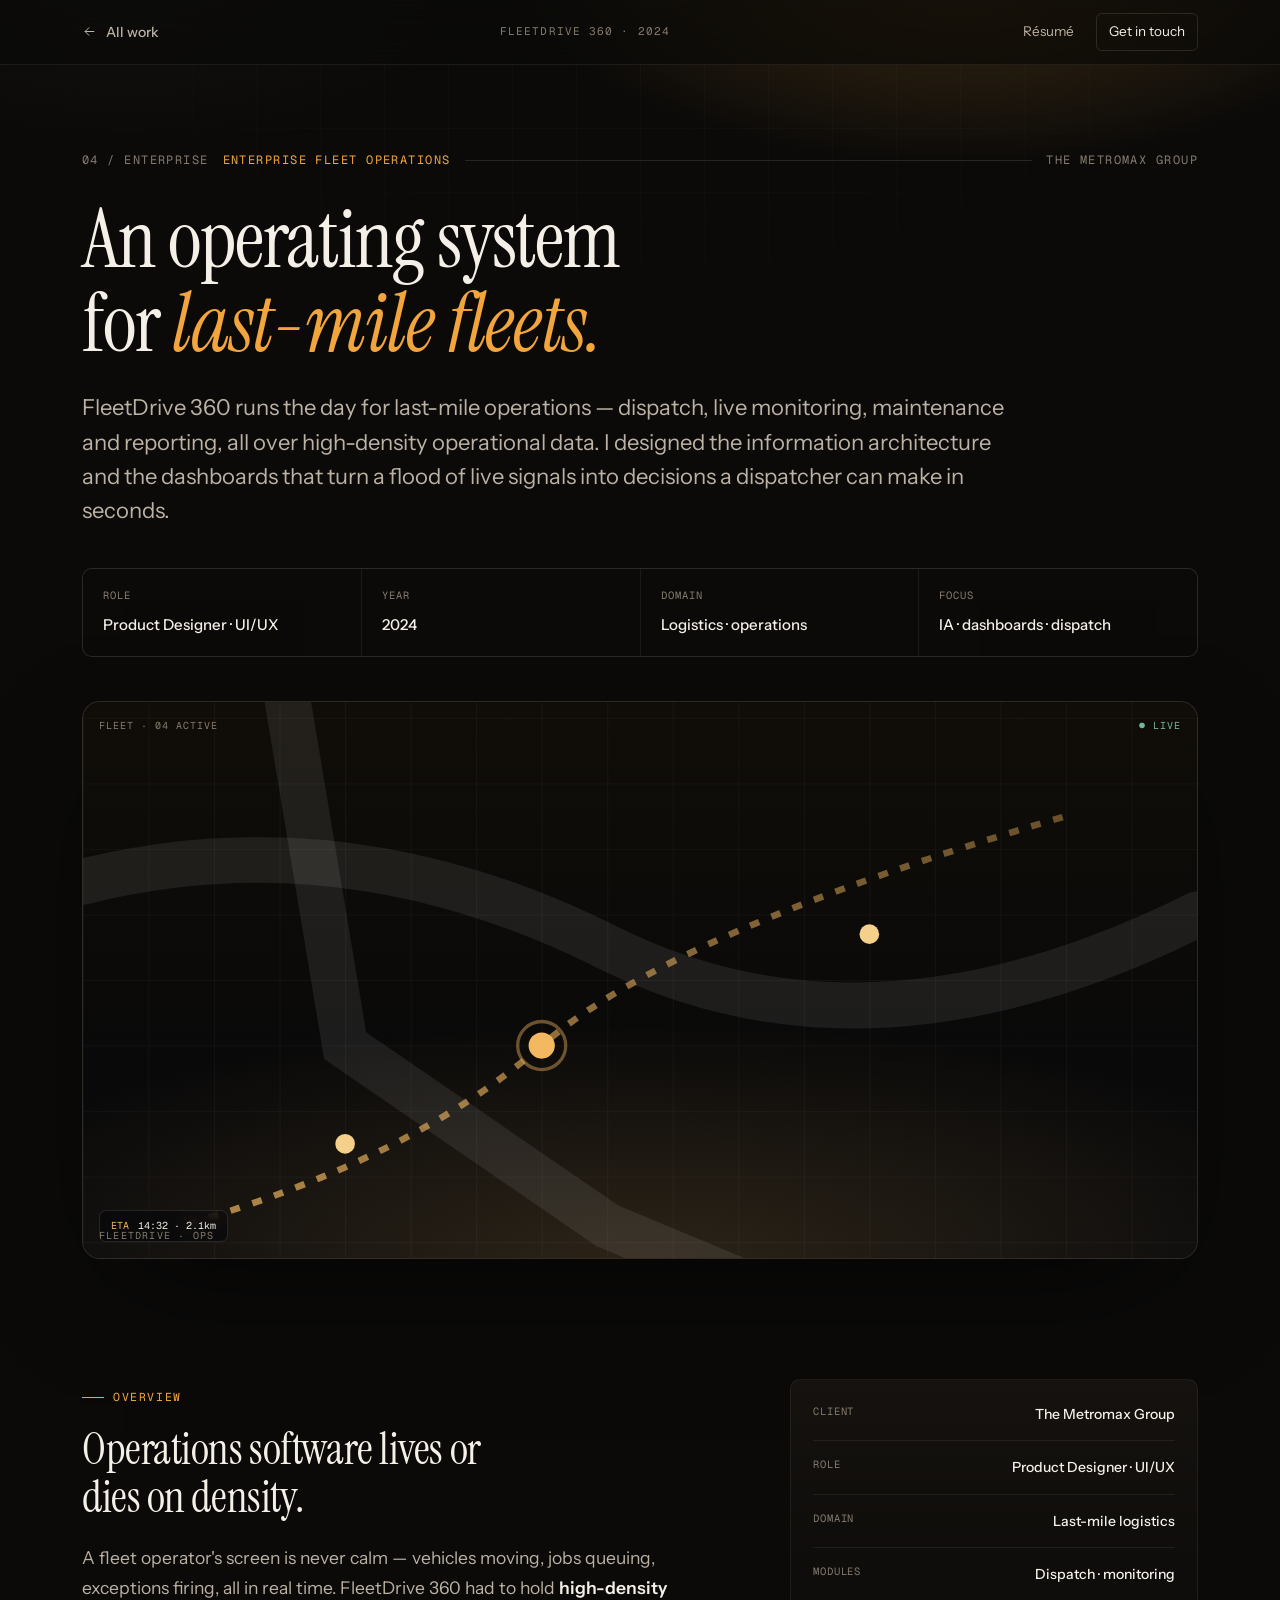
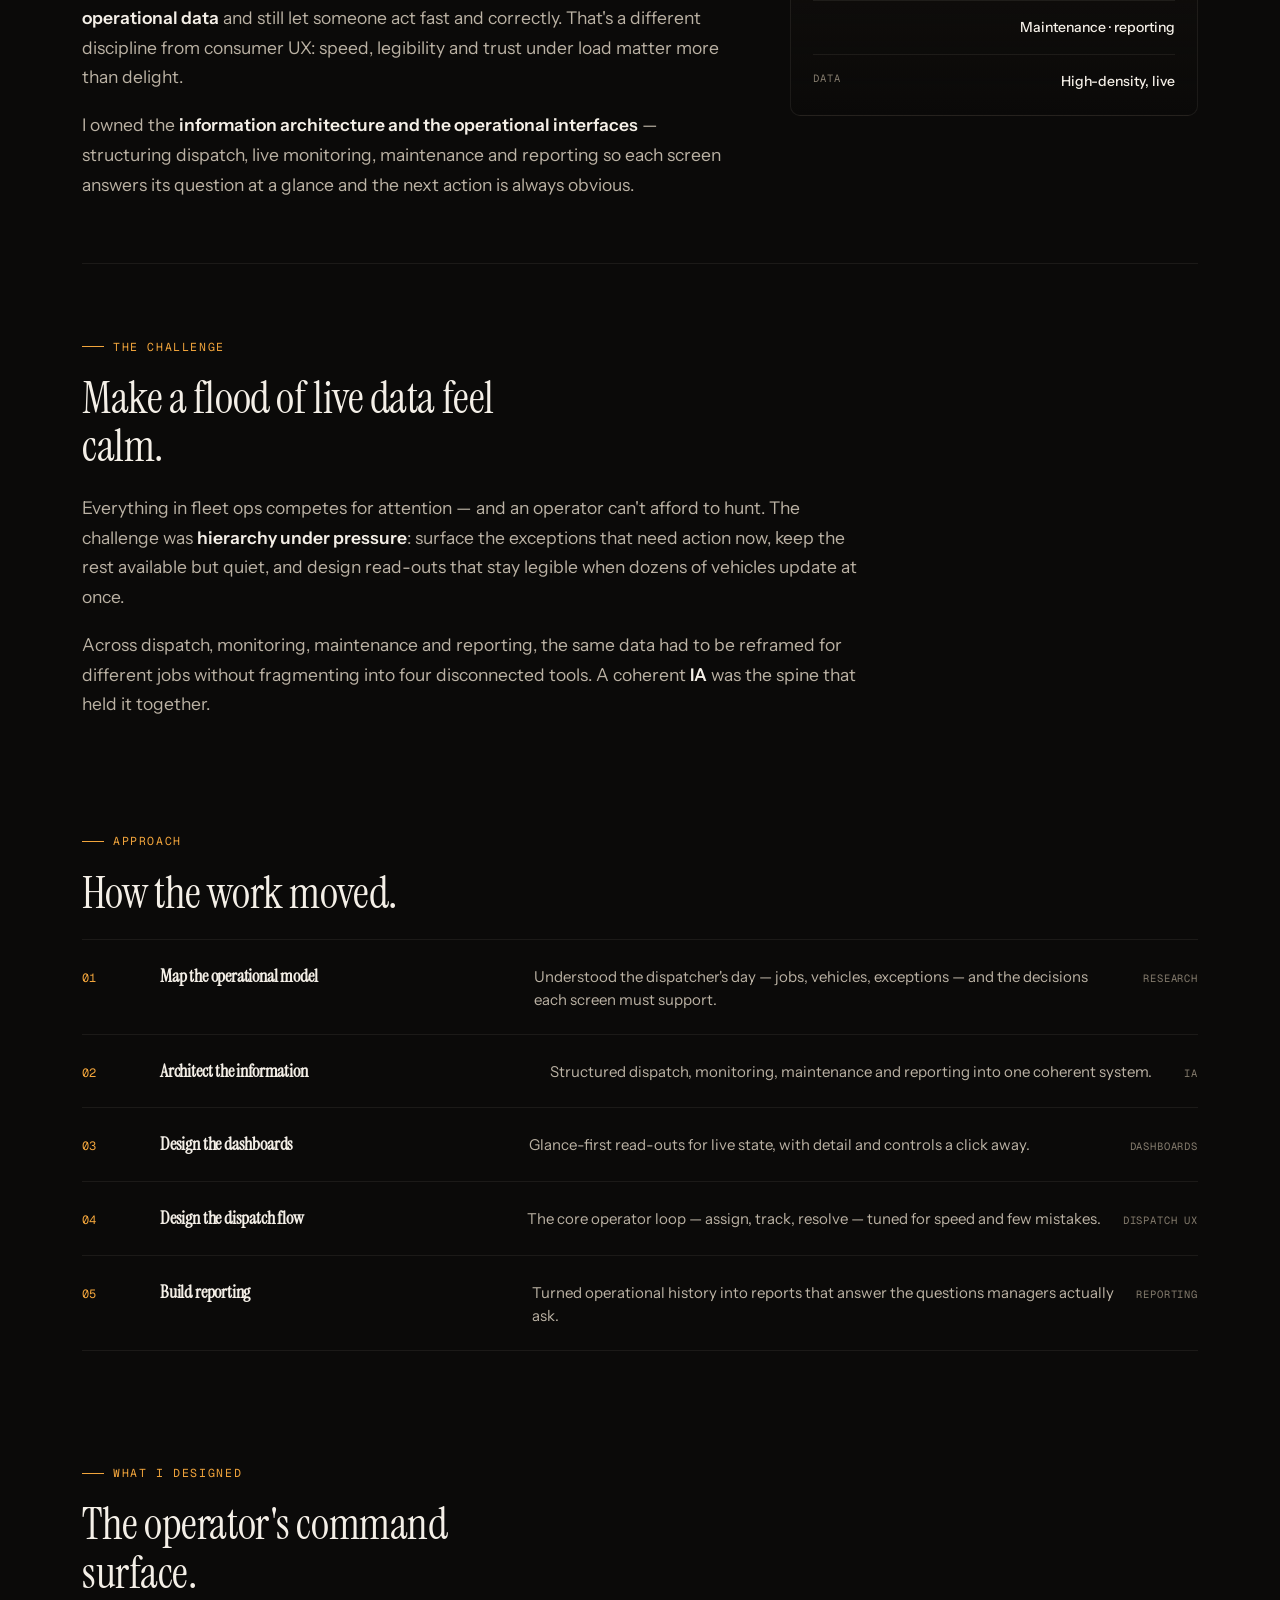
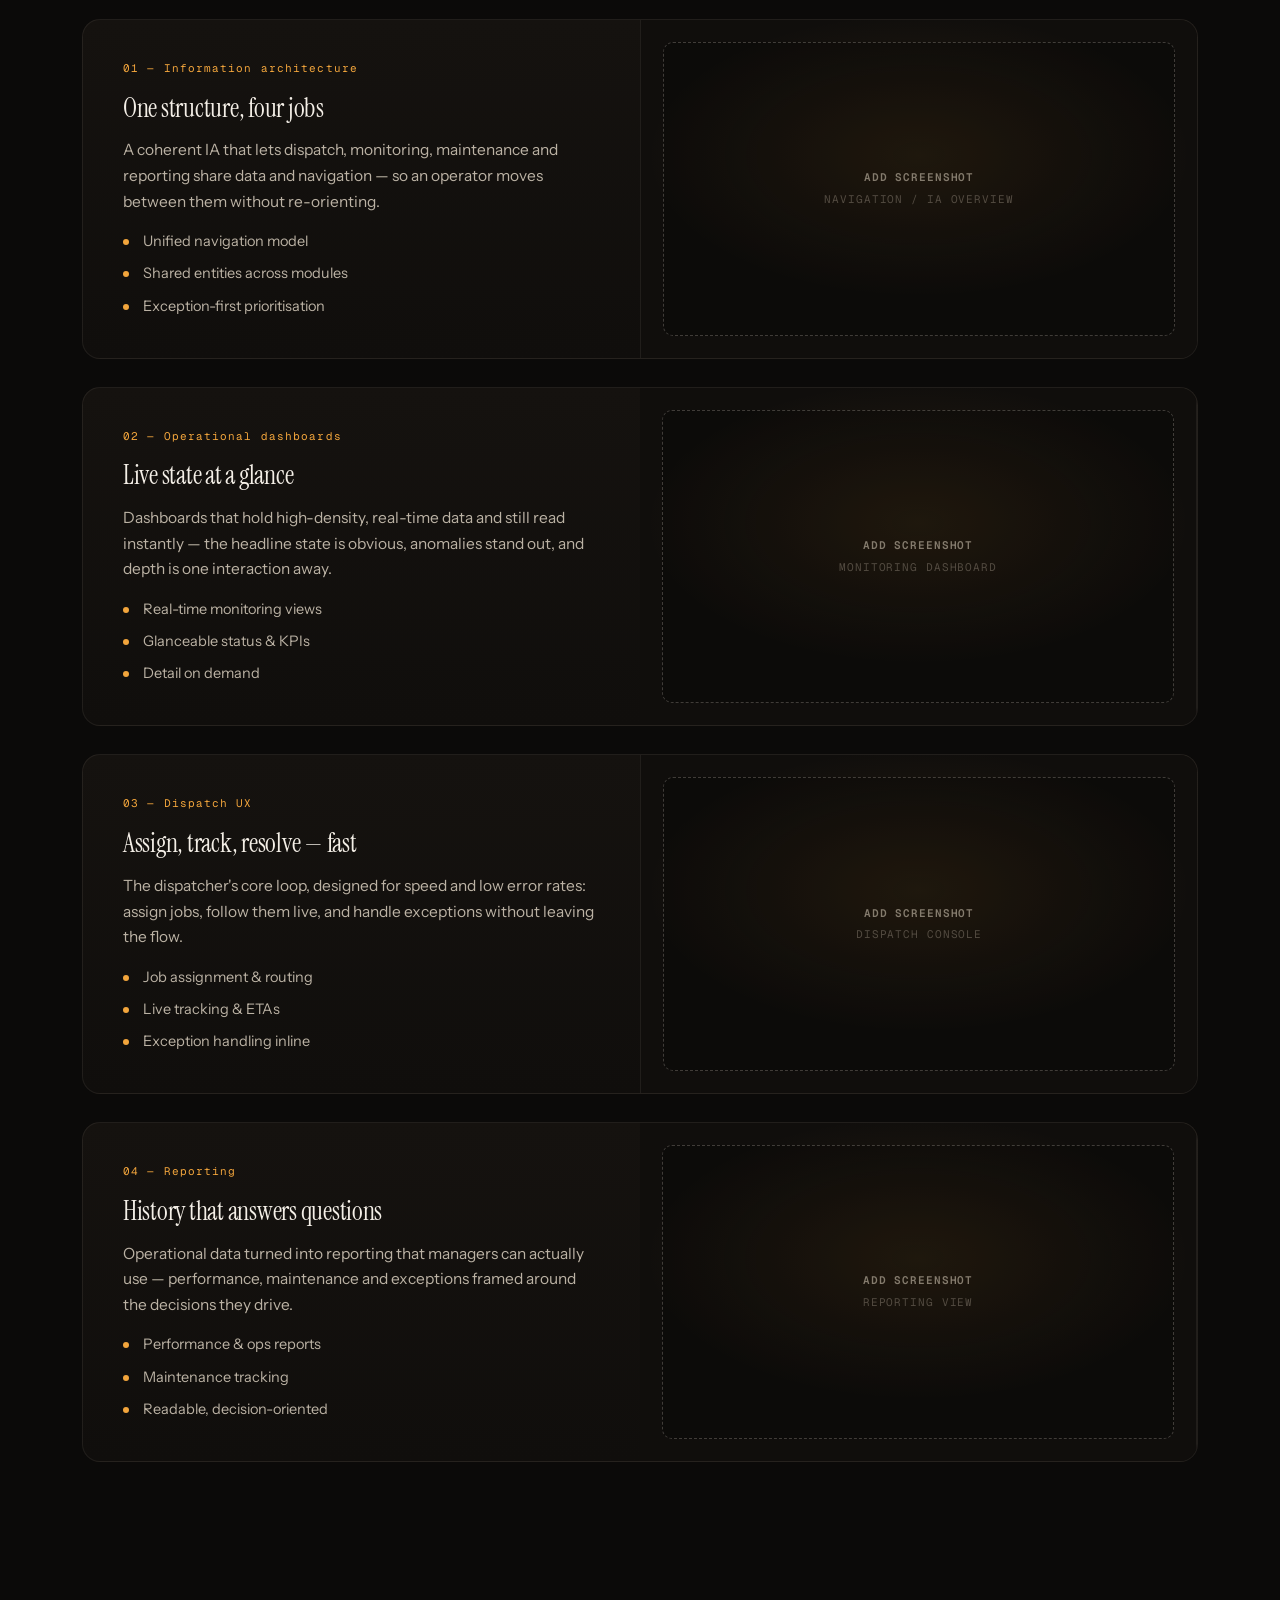
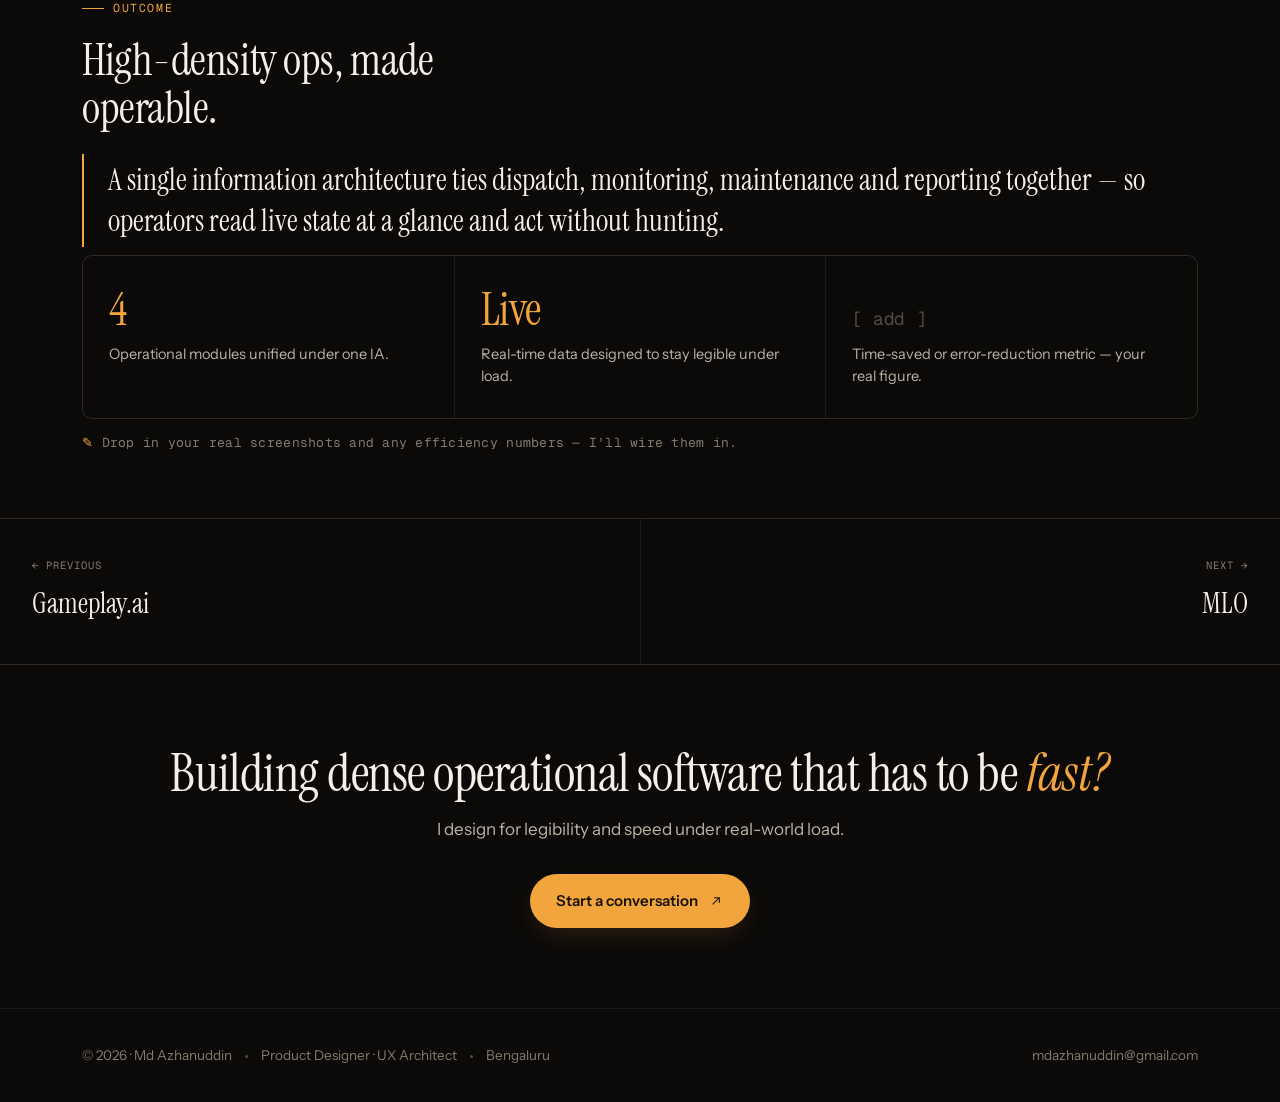
<file: fleetdrive.html>
<!DOCTYPE html>
<html lang="en">
<head>
  <meta charset="utf-8">
  <meta name="viewport" content="width=device-width, initial-scale=1, viewport-fit=cover">
  <title>FleetDrive 360 — Case Study · Md Azhanuddin</title>
  <meta name="description" content="An operating system for last-mile fleets — dispatch, live monitoring, maintenance and reporting across high-density operational data. Product Designer · UI/UX, 2024.">
  <meta name="author" content="Md Azhanuddin">

  <meta property="og:type" content="article">
  <meta property="og:title" content="FleetDrive 360 — Enterprise fleet operations">
  <meta property="og:description" content="Dispatch, live monitoring, maintenance and reporting for last-mile fleets — high-density data made glanceable.">
  <!-- <meta property="og:image" content="https://YOUR-DOMAIN/og/fleetdrive.png"> -->
  <meta name="twitter:card" content="summary">
  <link rel="icon" href="data:image/svg+xml,%3Csvg xmlns='http://www.w3.org/2000/svg' viewBox='0 0 32 32'%3E%3Crect width='32' height='32' rx='7' fill='%230b0a09'/%3E%3Ctext x='16' y='22' font-family='Georgia,serif' font-size='17' fill='%23d9a85c' text-anchor='middle'%3EAz%3C/text%3E%3C/svg%3E">

  <link rel="preconnect" href="https://fonts.googleapis.com">
  <link rel="preconnect" href="https://fonts.gstatic.com" crossorigin>
  <link href="https://fonts.googleapis.com/css2?family=Instrument+Serif:ital@0;1&family=Instrument+Sans:wght@400;500;600&family=Geist+Mono:wght@400;500&display=swap" rel="stylesheet">
  <script>document.documentElement.classList.add('js');</script>
  <link rel="stylesheet" href="case-study.css">
  <style>
    body { --accent: #f2a53c; --accent-2: #f6bd66; --accent-soft: rgba(242,165,60,0.10); --accent-glow: rgba(242,165,60,0.22); }
  </style>
</head>
<body>
  <a class="skip-link" href="#main">Skip to content</a>

  <div id="cs-loader" aria-hidden="true">
    <div class="ldr-core">
      <span class="ldr-ring"></span>
      <span class="ldr-ring r2"></span>
      <span class="ldr-mark">Az<span>.</span></span>
    </div>
    <div class="ldr-foot">
      <div class="ldr-bar"><i></i></div>
      <div class="ldr-tag">Loading</div>
    </div>
  </div>

  <nav class="cs-nav">
    <div class="container cs-nav-inner">
      <a class="cs-back" href="index.html#work">
        <svg viewBox="0 0 24 24" fill="none" stroke="currentColor" stroke-width="1.6" stroke-linecap="round" stroke-linejoin="round"><path d="M19 12H5M11 18l-6-6 6-6"/></svg>
        All work
      </a>
      <span class="cs-nav-mid">FleetDrive 360 · 2024</span>
      <div class="cs-nav-actions">
        <a href="resume.html" target="_blank" rel="noopener">Résumé</a>
        <a class="cta" href="mailto:mdazhanuddin@gmail.com">Get in touch</a>
      </div>
    </div>
  </nav>

  <main id="main">
    <header class="cs-hero">
      <div class="container">
        <div class="cs-eyebrow">
          <span class="num">04 / Enterprise</span>
          <span>Enterprise fleet operations</span>
          <span class="bar"></span>
          <span class="place">The Metromax Group</span>
        </div>

        <h1 class="cs-title">An operating system for <span class="accent">last-mile fleets.</span></h1>

        <p class="cs-lead">
          FleetDrive 360 runs the day for last-mile operations — dispatch, live monitoring, maintenance and
          reporting, all over high-density operational data. I designed the information architecture and the
          dashboards that turn a flood of live signals into decisions a dispatcher can make in seconds.
        </p>

        <div class="cs-meta">
          <div class="item"><span class="label">Role</span><span class="value">Product Designer · UI/UX</span></div>
          <div class="item"><span class="label">Year</span><span class="value">2024</span></div>
          <div class="item"><span class="label">Domain</span><span class="value">Logistics · operations</span></div>
          <div class="item"><span class="label">Focus</span><span class="value">IA · dashboards · dispatch</span></div>
        </div>

        <div class="cs-visual">
          <div class="vis-fill" style="background:radial-gradient(ellipse 100% 60% at 50% 100%, rgba(242,184,96,0.16), transparent 70%), linear-gradient(180deg,#100d08,#06070a);position:absolute;inset:0">
            <svg viewBox="0 0 340 200" preserveAspectRatio="xMidYMid slice" style="position:absolute;inset:0;width:100%;height:100%">
              <defs>
                <pattern id="mapgrid" width="20" height="20" patternUnits="userSpaceOnUse"><path d="M 20 0 L 0 0 0 20" fill="none" stroke="rgba(255,255,255,0.04)" stroke-width="0.5"/></pattern>
                <linearGradient id="route" x1="0" y1="0" x2="1" y2="0"><stop offset="0" stop-color="rgba(242,184,96,0.7)"/><stop offset="1" stop-color="rgba(242,184,96,0.4)"/></linearGradient>
              </defs>
              <rect width="340" height="200" fill="url(#mapgrid)"/>
              <path d="M 0 70 Q 80 50 160 90 T 340 80" stroke="rgba(255,255,255,0.08)" stroke-width="14" fill="none" stroke-linecap="round"/>
              <path d="M 60 0 L 80 120 L 160 175 L 220 200" stroke="rgba(255,255,255,0.08)" stroke-width="14" fill="none" stroke-linecap="round"/>
              <path d="M 30 175 Q 100 155 140 120 T 300 50" stroke="url(#route)" stroke-width="2" fill="none" stroke-dasharray="3 4"><animate attributeName="stroke-dashoffset" from="0" to="-40" dur="2s" repeatCount="indefinite"/></path>
              <circle cx="140" cy="120" r="4" fill="#f4b860"/>
              <circle cx="140" cy="120" r="10" fill="none" stroke="#f4b860" stroke-opacity="0.3"><animate attributeName="r" values="6;14;6" dur="2s" repeatCount="indefinite"/><animate attributeName="stroke-opacity" values="0.5;0;0.5" dur="2s" repeatCount="indefinite"/></circle>
              <circle cx="240" cy="86" r="3" fill="#f4d08a"/><circle cx="80" cy="150" r="3" fill="#f4d08a"/>
            </svg>
            <div style="position:absolute;top:16px;left:16px;right:16px;display:flex;justify-content:space-between;font-family:var(--font-mono);font-size:10px;color:var(--text-muted);text-transform:uppercase;letter-spacing:0.1em">
              <span>fleet · 04 active</span><span style="color:var(--pos)">● live</span>
            </div>
            <div style="position:absolute;bottom:16px;left:16px;background:rgba(8,8,11,0.7);backdrop-filter:blur(8px);border:1px solid var(--border-strong);border-radius:7px;padding:7px 11px;font-family:var(--font-mono);font-size:10px;color:var(--text);display:flex;align-items:center;gap:9px">
              <span style="color:#f4b860">ETA</span> 14:32 · 2.1km
            </div>
          </div>
          <span class="vis-tag">fleetdrive · ops</span>
        </div>
      </div>
    </header>

    <section class="section">
      <div class="container split">
        <div>
          <div class="kicker reveal">Overview</div>
          <h2 class="head reveal">Operations software lives or dies on density.</h2>
          <div class="prose reveal">
            <p>
              A fleet operator's screen is never calm — vehicles moving, jobs queuing, exceptions firing, all in
              real time. FleetDrive 360 had to hold <strong>high-density operational data</strong> and still let
              someone act fast and correctly. That's a different discipline from consumer UX: speed, legibility and
              trust under load matter more than delight.
            </p>
            <p>
              I owned the <strong>information architecture and the operational interfaces</strong> — structuring
              dispatch, live monitoring, maintenance and reporting so each screen answers its question at a glance
              and the next action is always obvious.
            </p>
          </div>
        </div>
        <aside class="facts reveal">
          <div class="frow"><span class="fk">Client</span><span class="fv">The Metromax Group</span></div>
          <div class="frow"><span class="fk">Role</span><span class="fv">Product Designer · UI/UX</span></div>
          <div class="frow"><span class="fk">Domain</span><span class="fv">Last-mile logistics</span></div>
          <div class="frow"><span class="fk">Modules</span><span class="fv">Dispatch · monitoring</span></div>
          <div class="frow"><span class="fk"></span><span class="fv">Maintenance · reporting</span></div>
          <div class="frow"><span class="fk">Data</span><span class="fv">High-density, live</span></div>
        </aside>
      </div>
    </section>

    <div class="container"><div class="section-divider"></div></div>

    <section class="section">
      <div class="container">
        <div class="kicker reveal">The challenge</div>
        <h2 class="head reveal">Make a flood of live data feel calm.</h2>
        <div class="prose reveal" style="max-width:72ch">
          <p>
            Everything in fleet ops competes for attention — and an operator can't afford to hunt. The challenge
            was <strong>hierarchy under pressure</strong>: surface the exceptions that need action now, keep the
            rest available but quiet, and design read-outs that stay legible when dozens of vehicles update at once.
          </p>
          <p>
            Across dispatch, monitoring, maintenance and reporting, the same data had to be reframed for different
            jobs without fragmenting into four disconnected tools. A coherent <strong>IA</strong> was the spine that
            held it together.
          </p>
        </div>
      </div>
    </section>

    <section class="section tight">
      <div class="container">
        <div class="kicker reveal">Approach</div>
        <h2 class="head reveal">How the work moved.</h2>
        <div class="ledger reveal">
          <div class="lrow"><span class="lnum">01</span><span class="lname">Map the operational model</span><span class="ldesc">Understood the dispatcher's day — jobs, vehicles, exceptions — and the decisions each screen must support.</span><span class="lout">Research</span></div>
          <div class="lrow"><span class="lnum">02</span><span class="lname">Architect the information</span><span class="ldesc">Structured dispatch, monitoring, maintenance and reporting into one coherent system.</span><span class="lout">IA</span></div>
          <div class="lrow"><span class="lnum">03</span><span class="lname">Design the dashboards</span><span class="ldesc">Glance-first read-outs for live state, with detail and controls a click away.</span><span class="lout">Dashboards</span></div>
          <div class="lrow"><span class="lnum">04</span><span class="lname">Design the dispatch flow</span><span class="ldesc">The core operator loop — assign, track, resolve — tuned for speed and few mistakes.</span><span class="lout">Dispatch UX</span></div>
          <div class="lrow"><span class="lnum">05</span><span class="lname">Build reporting</span><span class="ldesc">Turned operational history into reports that answer the questions managers actually ask.</span><span class="lout">Reporting</span></div>
        </div>
      </div>
    </section>

    <section class="section">
      <div class="container">
        <div class="kicker reveal">What I designed</div>
        <h2 class="head reveal">The operator's command surface.</h2>
        <div class="solutions">

          <article class="sol reveal">
            <div class="sol-body">
              <span class="sol-idx">01 — Information architecture</span>
              <h3>One structure, four jobs</h3>
              <p>A coherent IA that lets dispatch, monitoring, maintenance and reporting share data and navigation — so an operator moves between them without re-orienting.</p>
              <ul>
                <li>Unified navigation model</li>
                <li>Shared entities across modules</li>
                <li>Exception-first prioritisation</li>
              </ul>
            </div>
            <div class="sol-media"><div class="shot"><span class="ph"><b>Add screenshot</b>Navigation / IA overview</span></div></div>
          </article>

          <article class="sol reveal">
            <div class="sol-body">
              <span class="sol-idx">02 — Operational dashboards</span>
              <h3>Live state at a glance</h3>
              <p>Dashboards that hold high-density, real-time data and still read instantly — the headline state is obvious, anomalies stand out, and depth is one interaction away.</p>
              <ul>
                <li>Real-time monitoring views</li>
                <li>Glanceable status &amp; KPIs</li>
                <li>Detail on demand</li>
              </ul>
            </div>
            <div class="sol-media"><div class="shot"><span class="ph"><b>Add screenshot</b>Monitoring dashboard</span></div></div>
          </article>

          <article class="sol reveal">
            <div class="sol-body">
              <span class="sol-idx">03 — Dispatch UX</span>
              <h3>Assign, track, resolve — fast</h3>
              <p>The dispatcher's core loop, designed for speed and low error rates: assign jobs, follow them live, and handle exceptions without leaving the flow.</p>
              <ul>
                <li>Job assignment &amp; routing</li>
                <li>Live tracking &amp; ETAs</li>
                <li>Exception handling inline</li>
              </ul>
            </div>
            <div class="sol-media"><div class="shot"><span class="ph"><b>Add screenshot</b>Dispatch console</span></div></div>
          </article>

          <article class="sol reveal">
            <div class="sol-body">
              <span class="sol-idx">04 — Reporting</span>
              <h3>History that answers questions</h3>
              <p>Operational data turned into reporting that managers can actually use — performance, maintenance and exceptions framed around the decisions they drive.</p>
              <ul>
                <li>Performance &amp; ops reports</li>
                <li>Maintenance tracking</li>
                <li>Readable, decision-oriented</li>
              </ul>
            </div>
            <div class="sol-media"><div class="shot"><span class="ph"><b>Add screenshot</b>Reporting view</span></div></div>
          </article>

        </div>
      </div>
    </section>

    <section class="section">
      <div class="container">
        <div class="kicker reveal">Outcome</div>
        <h2 class="head reveal">High-density ops, made operable.</h2>
        <p class="callout reveal">
          A single information architecture ties dispatch, monitoring, maintenance and reporting together —
          so operators read live state at a glance and act without hunting.
        </p>
        <div class="impact reveal">
          <div class="cell"><div class="fig">4</div><div class="desc">Operational modules unified under one IA.</div></div>
          <div class="cell"><div class="fig">Live</div><div class="desc">Real-time data designed to stay legible under load.</div></div>
          <div class="cell"><div class="fig"><span class="ph">[ add ]</span></div><div class="desc">Time-saved or error-reduction metric — your real figure.</div></div>
        </div>
        <p class="fill-note reveal">Drop in your real screenshots and any efficiency numbers — I'll wire them in.</p>
      </div>
    </section>

    <nav class="pager" aria-label="More work">
      <a class="prev" href="gameplay.html">
        <div class="inner"><span class="pl">← Previous</span><span class="pt">Gameplay.ai</span></div>
      </a>
      <a class="next" href="mlo.html">
        <div class="inner"><span class="pl">Next →</span><span class="pt">MLO</span></div>
      </a>
    </nav>

    <section class="cs-cta">
      <div class="container">
        <h2>Building dense operational software that has to be <em>fast?</em></h2>
        <p>I design for legibility and speed under real-world load.</p>
        <a class="btn primary" href="mailto:mdazhanuddin@gmail.com">
          Start a conversation
          <svg viewBox="0 0 24 24" fill="none" stroke="currentColor" stroke-width="1.6"><path d="M7 17 L17 7 M9 7 H17 V15"/></svg>
        </a>
      </div>
    </section>
  </main>

  <footer class="cs-footer">
    <div class="container cs-footer-inner">
      <div>© 2026 · Md Azhanuddin <span class="dot"></span> Product Designer · UX Architect <span class="dot"></span> Bengaluru</div>
      <div><a href="mailto:mdazhanuddin@gmail.com">mdazhanuddin@gmail.com</a></div>
    </div>
  </footer>

  <script>
    const io = new IntersectionObserver((entries) => {
      entries.forEach((e) => { if (e.isIntersecting) { e.target.classList.add('in'); io.unobserve(e.target); } });
    }, { threshold: 0.12 });
    document.querySelectorAll('.reveal').forEach((el) => io.observe(el));
  </script>
</body>
</html>
</file>
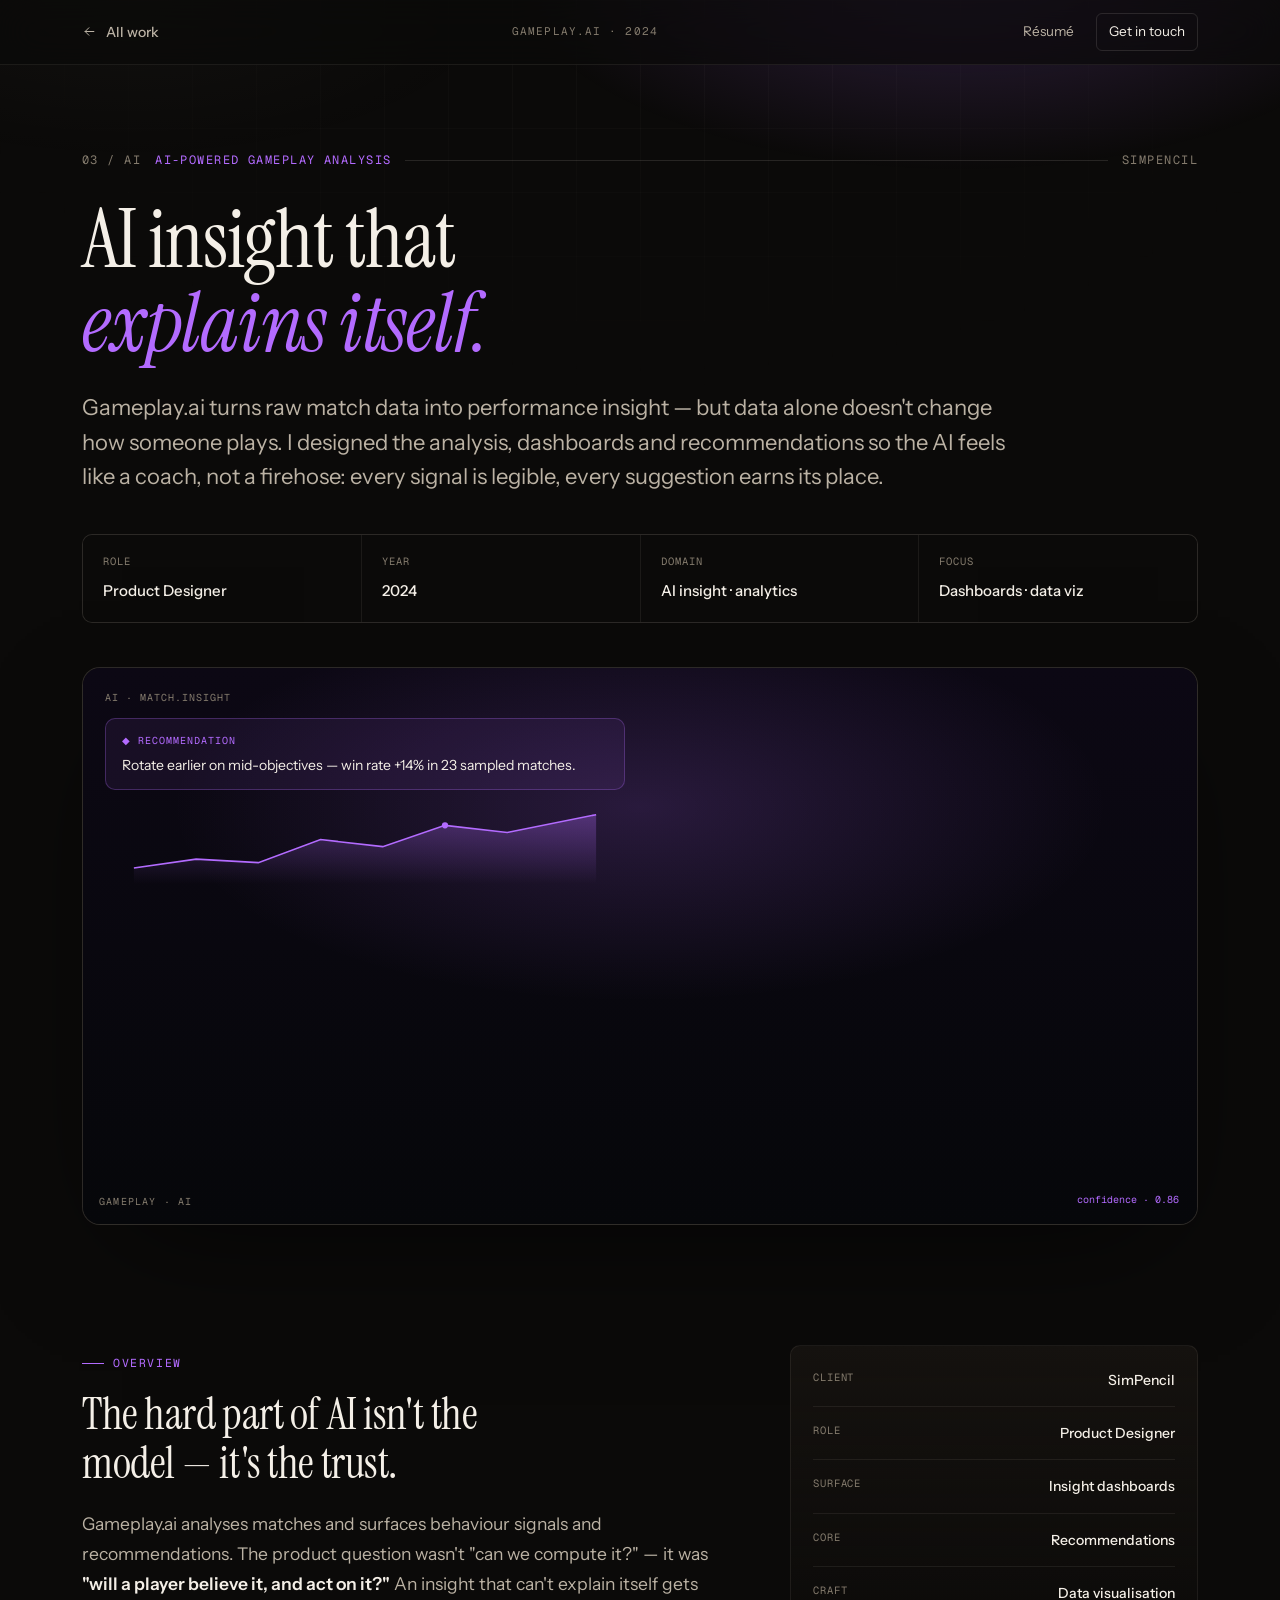
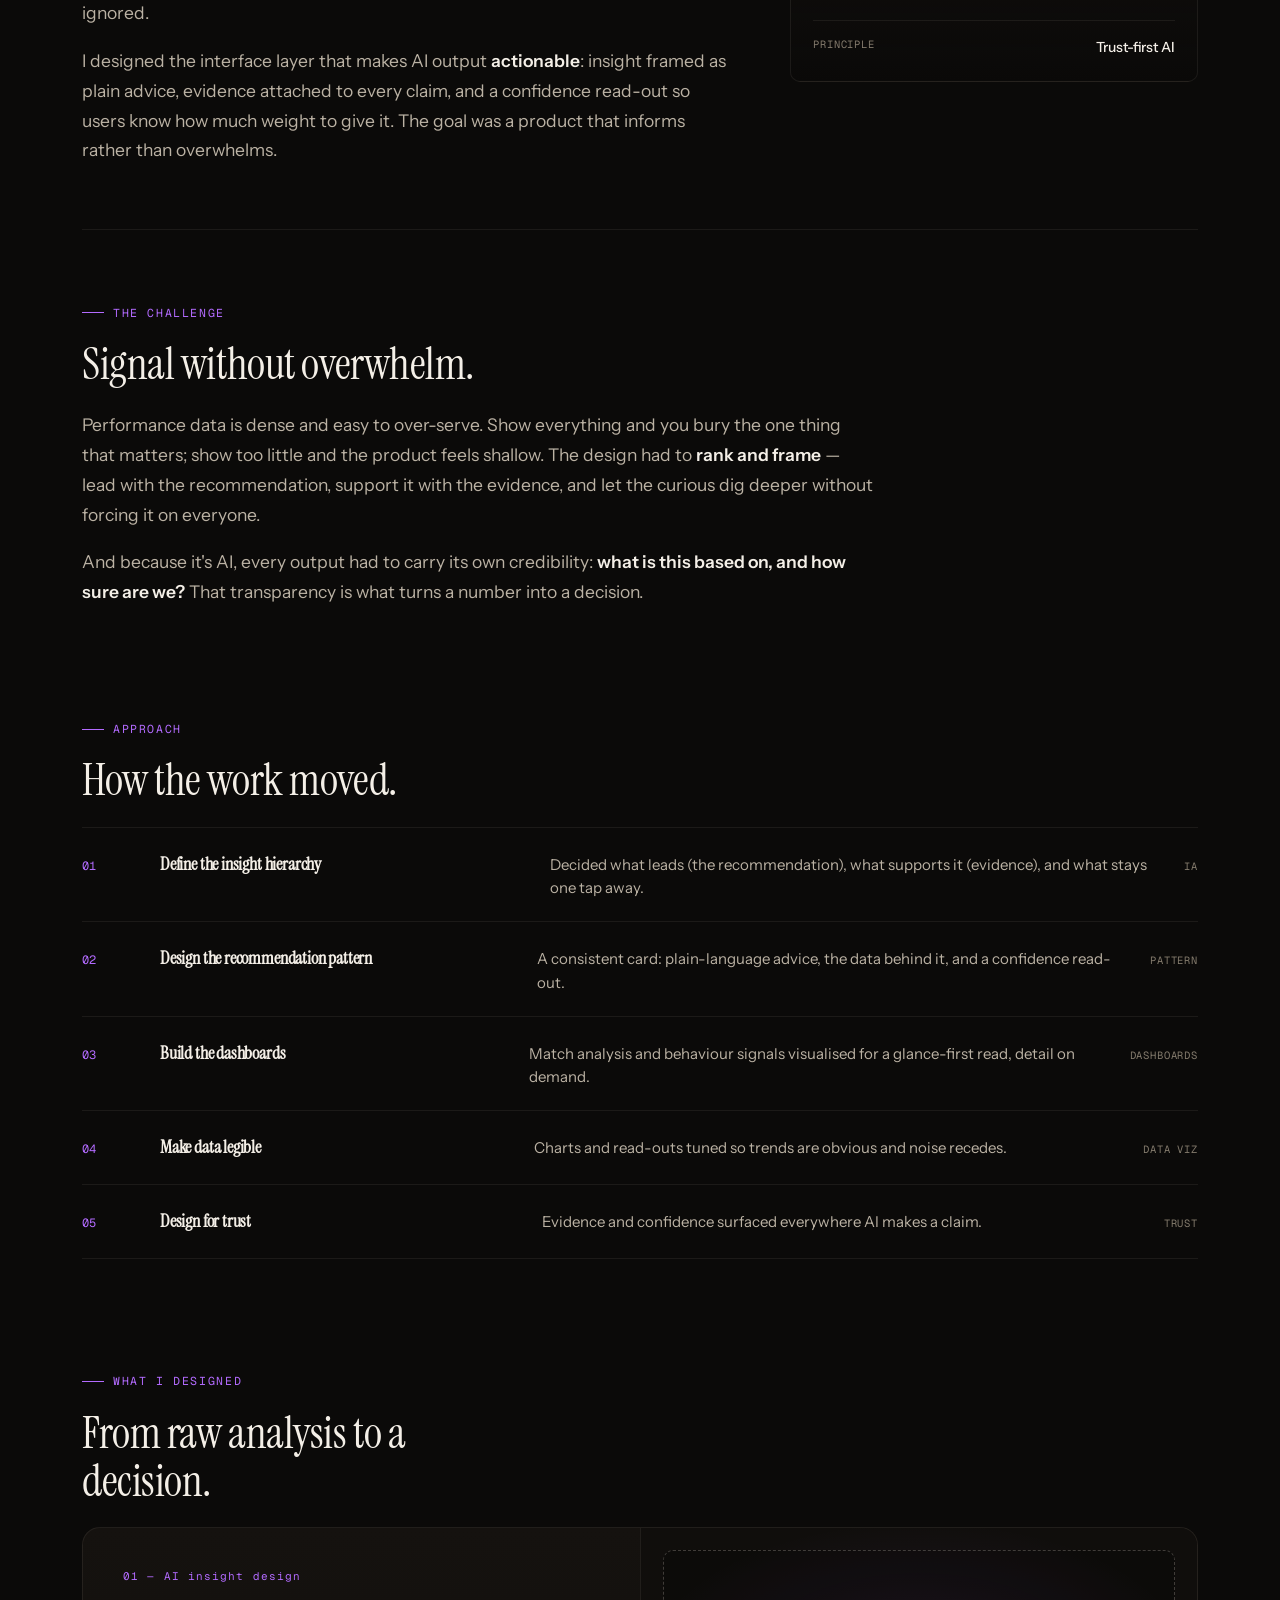
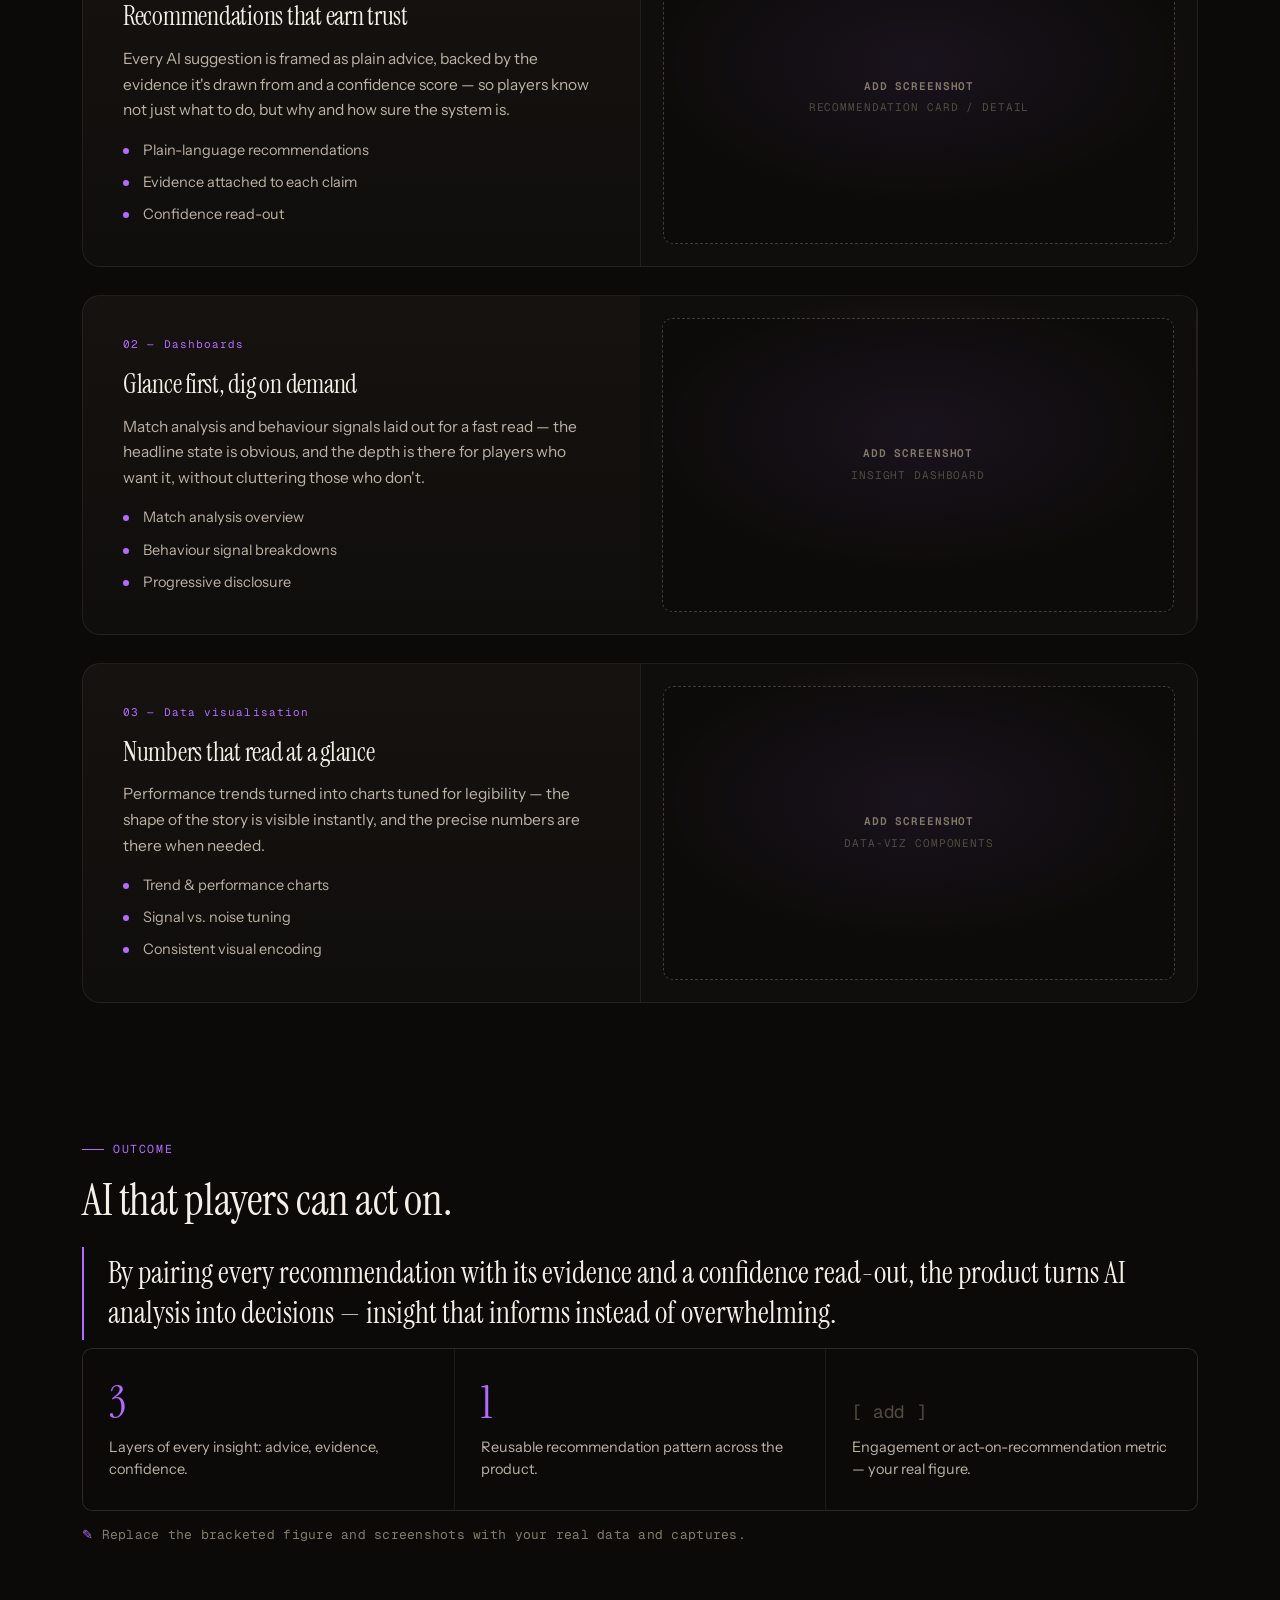
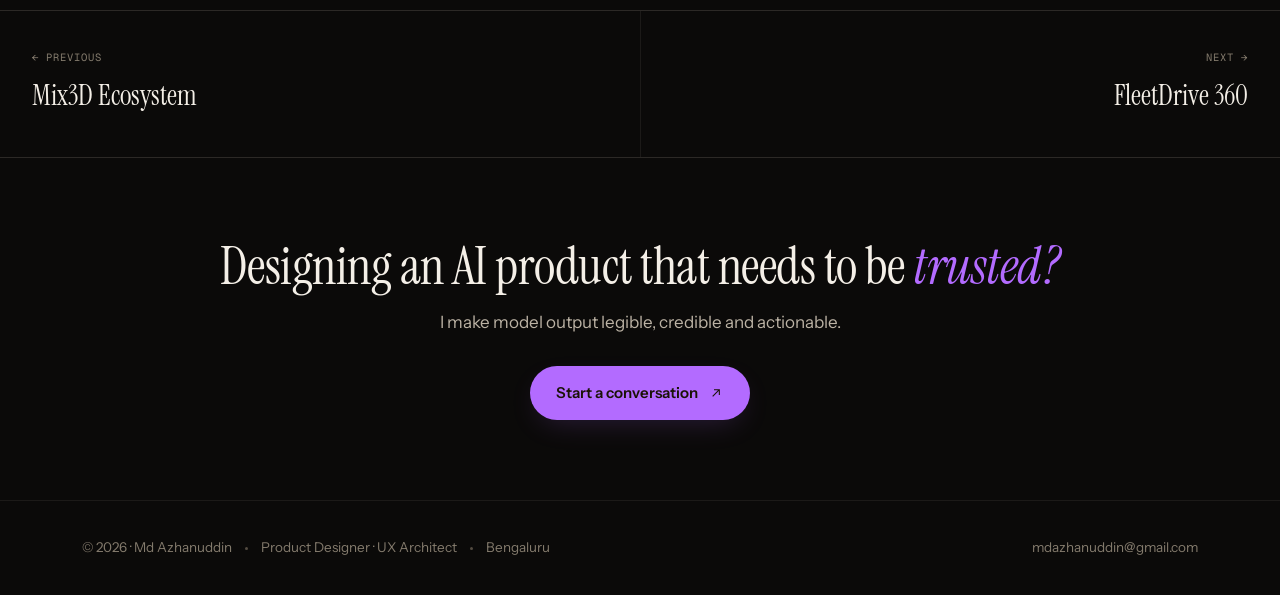
<file: gameplay.html>
<!DOCTYPE html>
<html lang="en">
<head>
  <meta charset="utf-8">
  <meta name="viewport" content="width=device-width, initial-scale=1, viewport-fit=cover">
  <title>Gameplay.ai — Case Study · Md Azhanuddin</title>
  <meta name="description" content="Making AI performance insight actionable — match analysis, behaviour signals and recommendations that explain themselves rather than overwhelm. Product Designer, 2024.">
  <meta name="author" content="Md Azhanuddin">

  <meta property="og:type" content="article">
  <meta property="og:title" content="Gameplay.ai — AI-powered gameplay analysis">
  <meta property="og:description" content="Turning AI match analysis and behaviour signals into recommendations players can trust and act on.">
  <!-- <meta property="og:image" content="https://YOUR-DOMAIN/og/gameplay.png"> -->
  <meta name="twitter:card" content="summary">
  <link rel="icon" href="data:image/svg+xml,%3Csvg xmlns='http://www.w3.org/2000/svg' viewBox='0 0 32 32'%3E%3Crect width='32' height='32' rx='7' fill='%230b0a09'/%3E%3Ctext x='16' y='22' font-family='Georgia,serif' font-size='17' fill='%23d9a85c' text-anchor='middle'%3EAz%3C/text%3E%3C/svg%3E">

  <link rel="preconnect" href="https://fonts.googleapis.com">
  <link rel="preconnect" href="https://fonts.gstatic.com" crossorigin>
  <link href="https://fonts.googleapis.com/css2?family=Instrument+Serif:ital@0;1&family=Instrument+Sans:wght@400;500;600&family=Geist+Mono:wght@400;500&display=swap" rel="stylesheet">
  <script>document.documentElement.classList.add('js');</script>
  <link rel="stylesheet" href="case-study.css">
  <style>
    body { --accent: #b36bff; --accent-2: #c58fff; --accent-soft: rgba(179,107,255,0.10); --accent-glow: rgba(179,107,255,0.22); }
  </style>
</head>
<body>
  <a class="skip-link" href="#main">Skip to content</a>

  <div id="cs-loader" aria-hidden="true">
    <div class="ldr-core">
      <span class="ldr-ring"></span>
      <span class="ldr-ring r2"></span>
      <span class="ldr-mark">Az<span>.</span></span>
    </div>
    <div class="ldr-foot">
      <div class="ldr-bar"><i></i></div>
      <div class="ldr-tag">Loading</div>
    </div>
  </div>

  <nav class="cs-nav">
    <div class="container cs-nav-inner">
      <a class="cs-back" href="index.html#work">
        <svg viewBox="0 0 24 24" fill="none" stroke="currentColor" stroke-width="1.6" stroke-linecap="round" stroke-linejoin="round"><path d="M19 12H5M11 18l-6-6 6-6"/></svg>
        All work
      </a>
      <span class="cs-nav-mid">Gameplay.ai · 2024</span>
      <div class="cs-nav-actions">
        <a href="resume.html" target="_blank" rel="noopener">Résumé</a>
        <a class="cta" href="mailto:mdazhanuddin@gmail.com">Get in touch</a>
      </div>
    </div>
  </nav>

  <main id="main">
    <header class="cs-hero">
      <div class="container">
        <div class="cs-eyebrow">
          <span class="num">03 / AI</span>
          <span>AI-powered gameplay analysis</span>
          <span class="bar"></span>
          <span class="place">SimPencil</span>
        </div>

        <h1 class="cs-title">AI insight that <span class="accent">explains itself.</span></h1>

        <p class="cs-lead">
          Gameplay.ai turns raw match data into performance insight — but data alone doesn't change how
          someone plays. I designed the analysis, dashboards and recommendations so the AI feels like a coach,
          not a firehose: every signal is legible, every suggestion earns its place.
        </p>

        <div class="cs-meta">
          <div class="item"><span class="label">Role</span><span class="value">Product Designer</span></div>
          <div class="item"><span class="label">Year</span><span class="value">2024</span></div>
          <div class="item"><span class="label">Domain</span><span class="value">AI insight · analytics</span></div>
          <div class="item"><span class="label">Focus</span><span class="value">Dashboards · data viz</span></div>
        </div>

        <div class="cs-visual">
          <div class="vis-fill" style="background:radial-gradient(ellipse 60% 50% at 50% 25%, rgba(179,107,255,0.18), transparent 70%), linear-gradient(180deg,#0c0814,#06070a);position:absolute;inset:0;padding:22px">
            <div style="font-family:var(--font-mono);font-size:10px;color:var(--text-muted);text-transform:uppercase;letter-spacing:0.1em;margin-bottom:12px">ai · match.insight</div>
            <div style="background:rgba(179,107,255,0.08);border:1px solid rgba(179,107,255,0.28);border-radius:10px;padding:14px 16px;margin-bottom:14px;max-width:520px">
              <div style="font-family:var(--font-mono);font-size:10px;color:var(--accent);margin-bottom:6px;text-transform:uppercase;letter-spacing:0.1em">◆ recommendation</div>
              <div style="font-size:14px;color:var(--text);line-height:1.45">Rotate earlier on mid-objectives — win rate +14% in 23 sampled matches.</div>
            </div>
            <svg viewBox="0 0 520 90" style="width:100%;max-width:520px;height:80px">
              <defs><linearGradient id="aiFill" x1="0" y1="0" x2="0" y2="1"><stop offset="0" stop-color="rgba(179,107,255,0.32)"/><stop offset="1" stop-color="rgba(179,107,255,0)"/></linearGradient></defs>
              <path d="M0 72 L70 62 L140 66 L210 40 L280 48 L350 24 L420 32 L520 12" fill="none" stroke="var(--accent)" stroke-width="1.6" vector-effect="non-scaling-stroke"/>
              <path d="M0 72 L70 62 L140 66 L210 40 L280 48 L350 24 L420 32 L520 12 L520 90 L0 90 Z" fill="url(#aiFill)"/>
              <circle cx="350" cy="24" r="3.5" fill="var(--accent)"/>
            </svg>
            <div style="position:absolute;bottom:16px;right:18px;font-family:var(--font-mono);font-size:10px;color:var(--accent)">confidence · 0.86</div>
          </div>
          <span class="vis-tag">gameplay · ai</span>
        </div>
      </div>
    </header>

    <section class="section">
      <div class="container split">
        <div>
          <div class="kicker reveal">Overview</div>
          <h2 class="head reveal">The hard part of AI isn't the model — it's the trust.</h2>
          <div class="prose reveal">
            <p>
              Gameplay.ai analyses matches and surfaces behaviour signals and recommendations. The product
              question wasn't "can we compute it?" — it was <strong>"will a player believe it, and act on it?"</strong>
              An insight that can't explain itself gets ignored.
            </p>
            <p>
              I designed the interface layer that makes AI output <strong>actionable</strong>: insight framed
              as plain advice, evidence attached to every claim, and a confidence read-out so users know how much
              weight to give it. The goal was a product that informs rather than overwhelms.
            </p>
          </div>
        </div>
        <aside class="facts reveal">
          <div class="frow"><span class="fk">Client</span><span class="fv">SimPencil</span></div>
          <div class="frow"><span class="fk">Role</span><span class="fv">Product Designer</span></div>
          <div class="frow"><span class="fk">Surface</span><span class="fv">Insight dashboards</span></div>
          <div class="frow"><span class="fk">Core</span><span class="fv">Recommendations</span></div>
          <div class="frow"><span class="fk">Craft</span><span class="fv">Data visualisation</span></div>
          <div class="frow"><span class="fk">Principle</span><span class="fv">Trust-first AI</span></div>
        </aside>
      </div>
    </section>

    <div class="container"><div class="section-divider"></div></div>

    <section class="section">
      <div class="container">
        <div class="kicker reveal">The challenge</div>
        <h2 class="head reveal">Signal without overwhelm.</h2>
        <div class="prose reveal" style="max-width:72ch">
          <p>
            Performance data is dense and easy to over-serve. Show everything and you bury the one thing that
            matters; show too little and the product feels shallow. The design had to <strong>rank and frame</strong> —
            lead with the recommendation, support it with the evidence, and let the curious dig deeper without
            forcing it on everyone.
          </p>
          <p>
            And because it's AI, every output had to carry its own credibility: <strong>what is this based on,
            and how sure are we?</strong> That transparency is what turns a number into a decision.
          </p>
        </div>
      </div>
    </section>

    <section class="section tight">
      <div class="container">
        <div class="kicker reveal">Approach</div>
        <h2 class="head reveal">How the work moved.</h2>
        <div class="ledger reveal">
          <div class="lrow"><span class="lnum">01</span><span class="lname">Define the insight hierarchy</span><span class="ldesc">Decided what leads (the recommendation), what supports it (evidence), and what stays one tap away.</span><span class="lout">IA</span></div>
          <div class="lrow"><span class="lnum">02</span><span class="lname">Design the recommendation pattern</span><span class="ldesc">A consistent card: plain-language advice, the data behind it, and a confidence read-out.</span><span class="lout">Pattern</span></div>
          <div class="lrow"><span class="lnum">03</span><span class="lname">Build the dashboards</span><span class="ldesc">Match analysis and behaviour signals visualised for a glance-first read, detail on demand.</span><span class="lout">Dashboards</span></div>
          <div class="lrow"><span class="lnum">04</span><span class="lname">Make data legible</span><span class="ldesc">Charts and read-outs tuned so trends are obvious and noise recedes.</span><span class="lout">Data viz</span></div>
          <div class="lrow"><span class="lnum">05</span><span class="lname">Design for trust</span><span class="ldesc">Evidence and confidence surfaced everywhere AI makes a claim.</span><span class="lout">Trust</span></div>
        </div>
      </div>
    </section>

    <section class="section">
      <div class="container">
        <div class="kicker reveal">What I designed</div>
        <h2 class="head reveal">From raw analysis to a decision.</h2>
        <div class="solutions">

          <article class="sol reveal">
            <div class="sol-body">
              <span class="sol-idx">01 — AI insight design</span>
              <h3>Recommendations that earn trust</h3>
              <p>Every AI suggestion is framed as plain advice, backed by the evidence it's drawn from and a confidence score — so players know not just what to do, but why and how sure the system is.</p>
              <ul>
                <li>Plain-language recommendations</li>
                <li>Evidence attached to each claim</li>
                <li>Confidence read-out</li>
              </ul>
            </div>
            <div class="sol-media"><div class="shot"><span class="ph"><b>Add screenshot</b>Recommendation card / detail</span></div></div>
          </article>

          <article class="sol reveal">
            <div class="sol-body">
              <span class="sol-idx">02 — Dashboards</span>
              <h3>Glance first, dig on demand</h3>
              <p>Match analysis and behaviour signals laid out for a fast read — the headline state is obvious, and the depth is there for players who want it, without cluttering those who don't.</p>
              <ul>
                <li>Match analysis overview</li>
                <li>Behaviour signal breakdowns</li>
                <li>Progressive disclosure</li>
              </ul>
            </div>
            <div class="sol-media"><div class="shot"><span class="ph"><b>Add screenshot</b>Insight dashboard</span></div></div>
          </article>

          <article class="sol reveal">
            <div class="sol-body">
              <span class="sol-idx">03 — Data visualisation</span>
              <h3>Numbers that read at a glance</h3>
              <p>Performance trends turned into charts tuned for legibility — the shape of the story is visible instantly, and the precise numbers are there when needed.</p>
              <ul>
                <li>Trend &amp; performance charts</li>
                <li>Signal vs. noise tuning</li>
                <li>Consistent visual encoding</li>
              </ul>
            </div>
            <div class="sol-media"><div class="shot"><span class="ph"><b>Add screenshot</b>Data-viz components</span></div></div>
          </article>

        </div>
      </div>
    </section>

    <section class="section">
      <div class="container">
        <div class="kicker reveal">Outcome</div>
        <h2 class="head reveal">AI that players can act on.</h2>
        <p class="callout reveal">
          By pairing every recommendation with its evidence and a confidence read-out,
          the product turns AI analysis into decisions — insight that informs instead of overwhelming.
        </p>
        <div class="impact reveal">
          <div class="cell"><div class="fig">3</div><div class="desc">Layers of every insight: advice, evidence, confidence.</div></div>
          <div class="cell"><div class="fig">1</div><div class="desc">Reusable recommendation pattern across the product.</div></div>
          <div class="cell"><div class="fig"><span class="ph">[ add ]</span></div><div class="desc">Engagement or act-on-recommendation metric — your real figure.</div></div>
        </div>
        <p class="fill-note reveal">Replace the bracketed figure and screenshots with your real data and captures.</p>
      </div>
    </section>

    <nav class="pager" aria-label="More work">
      <a class="prev" href="mix3d-ecosystem.html">
        <div class="inner"><span class="pl">← Previous</span><span class="pt">Mix3D Ecosystem</span></div>
      </a>
      <a class="next" href="fleetdrive.html">
        <div class="inner"><span class="pl">Next →</span><span class="pt">FleetDrive 360</span></div>
      </a>
    </nav>

    <section class="cs-cta">
      <div class="container">
        <h2>Designing an AI product that needs to be <em>trusted?</em></h2>
        <p>I make model output legible, credible and actionable.</p>
        <a class="btn primary" href="mailto:mdazhanuddin@gmail.com">
          Start a conversation
          <svg viewBox="0 0 24 24" fill="none" stroke="currentColor" stroke-width="1.6"><path d="M7 17 L17 7 M9 7 H17 V15"/></svg>
        </a>
      </div>
    </section>
  </main>

  <footer class="cs-footer">
    <div class="container cs-footer-inner">
      <div>© 2026 · Md Azhanuddin <span class="dot"></span> Product Designer · UX Architect <span class="dot"></span> Bengaluru</div>
      <div><a href="mailto:mdazhanuddin@gmail.com">mdazhanuddin@gmail.com</a></div>
    </div>
  </footer>

  <script>
    const io = new IntersectionObserver((entries) => {
      entries.forEach((e) => { if (e.isIntersecting) { e.target.classList.add('in'); io.unobserve(e.target); } });
    }, { threshold: 0.12 });
    document.querySelectorAll('.reveal').forEach((el) => io.observe(el));
  </script>
</body>
</html>
</file>
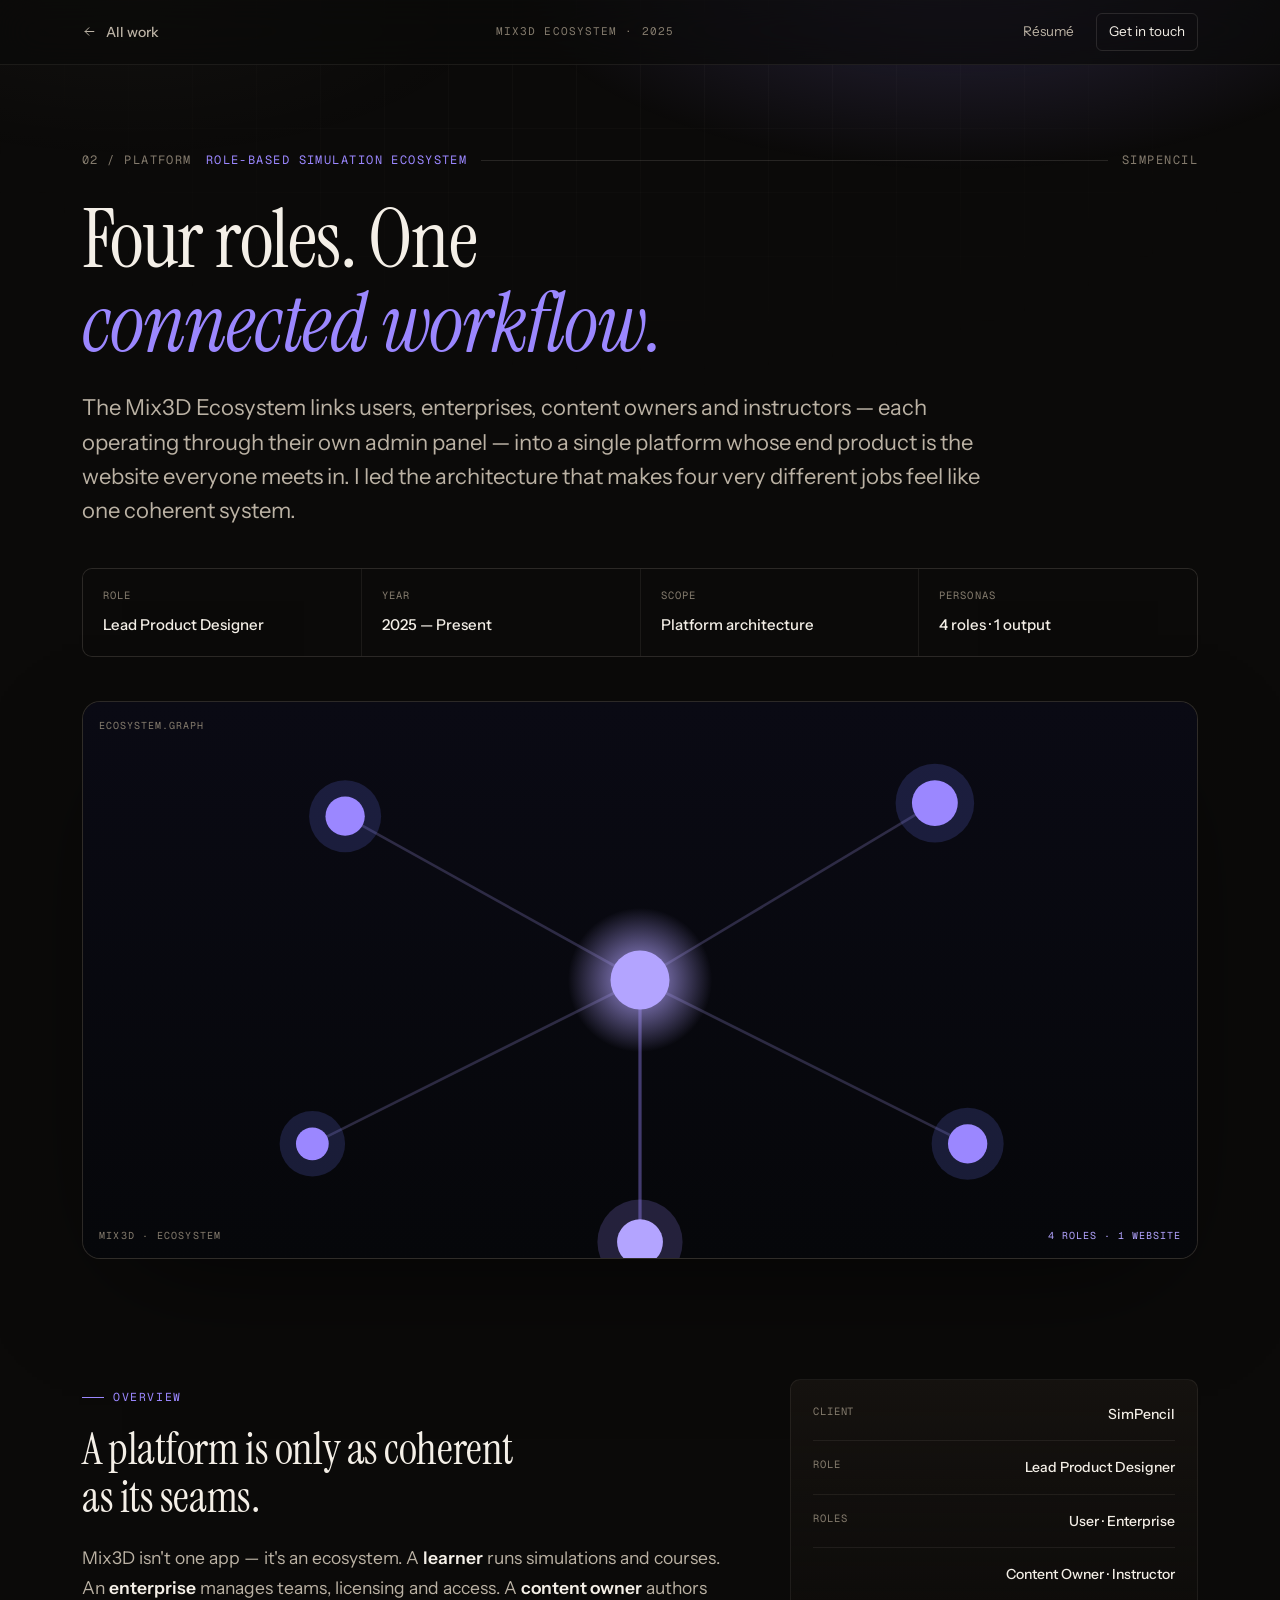
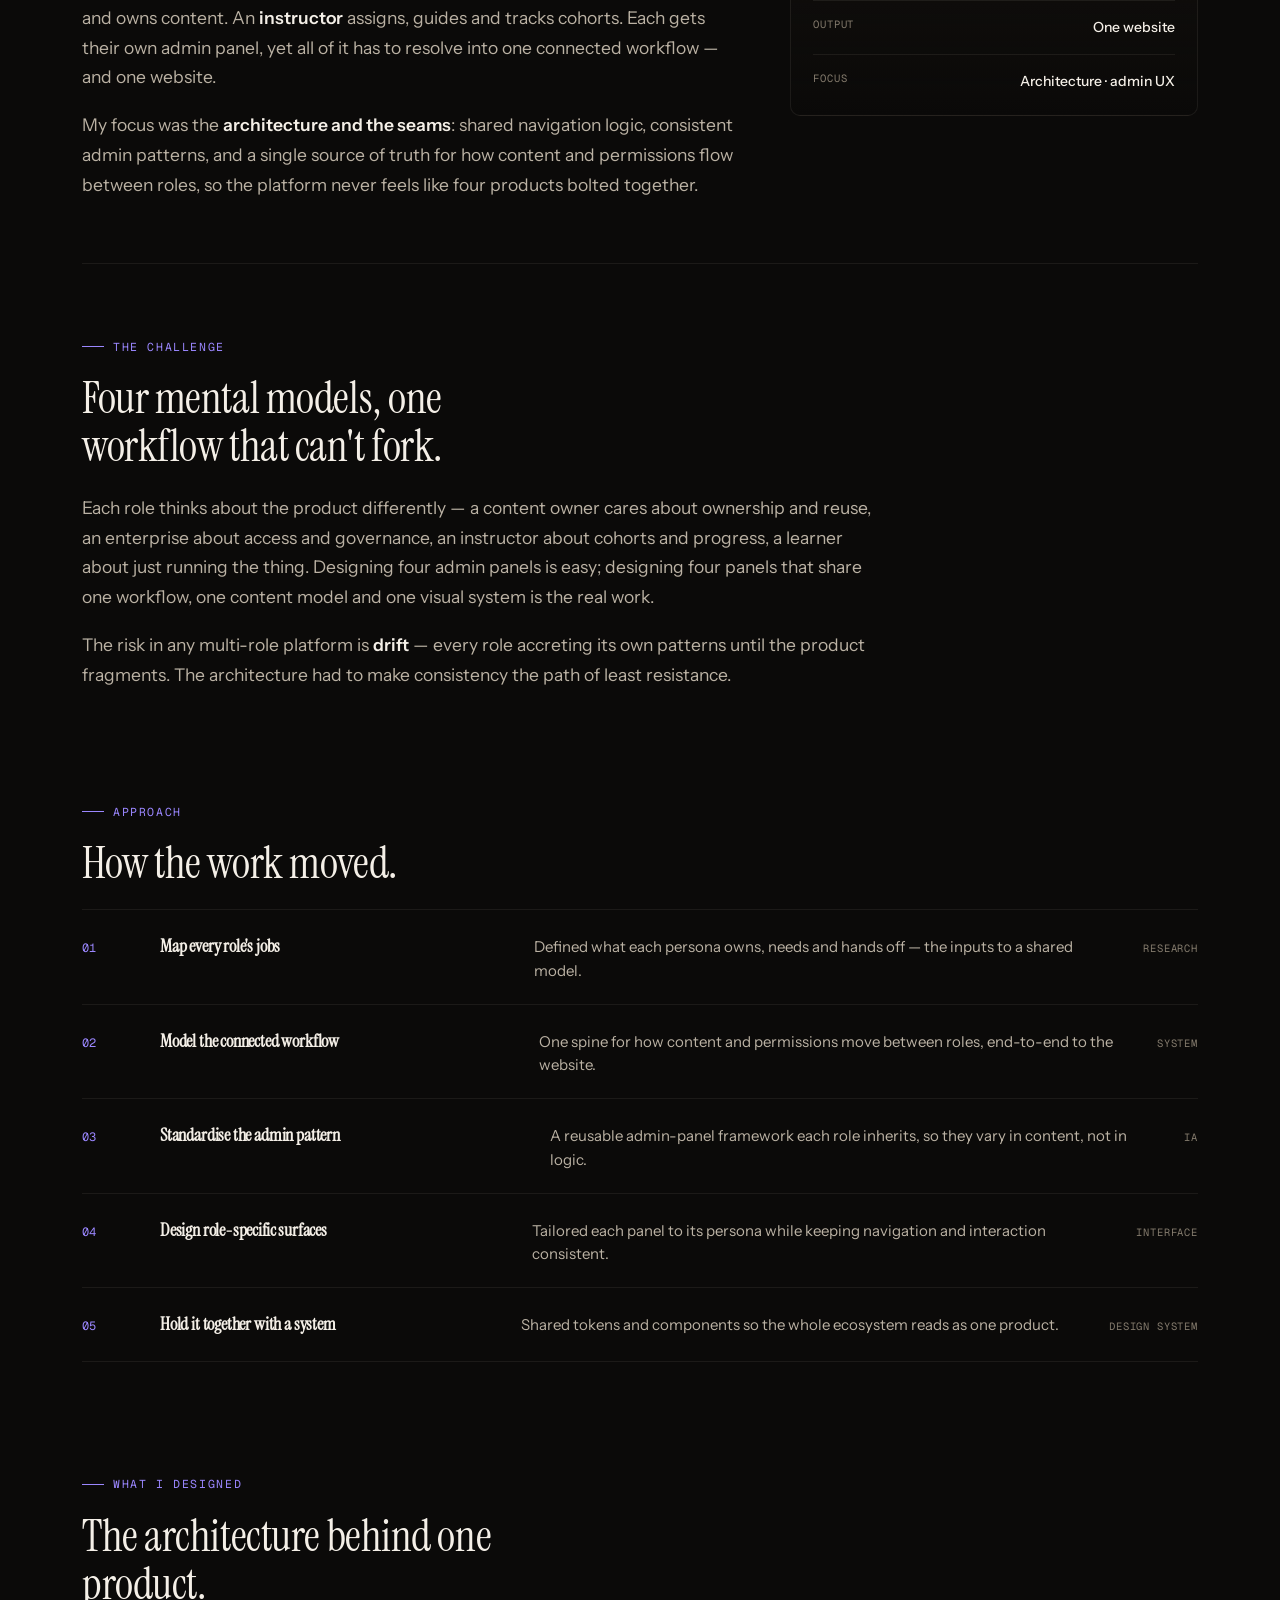
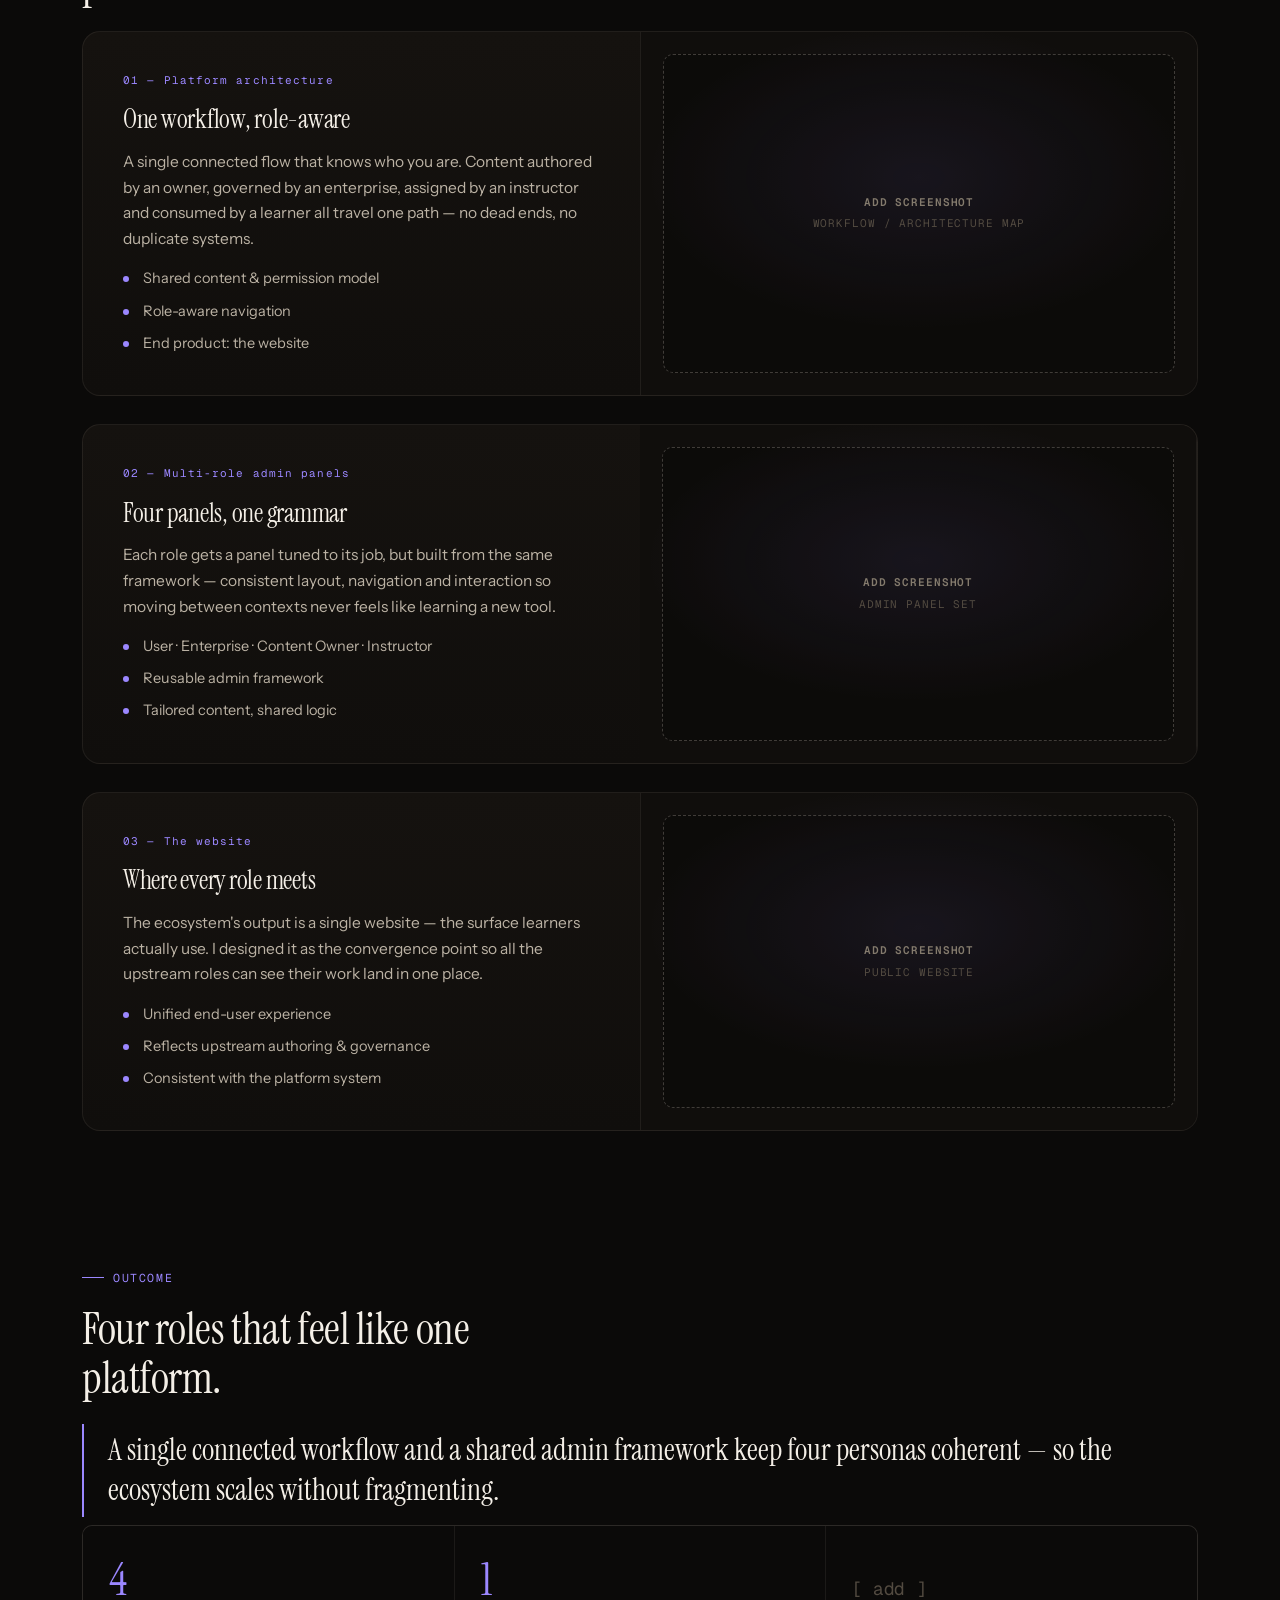
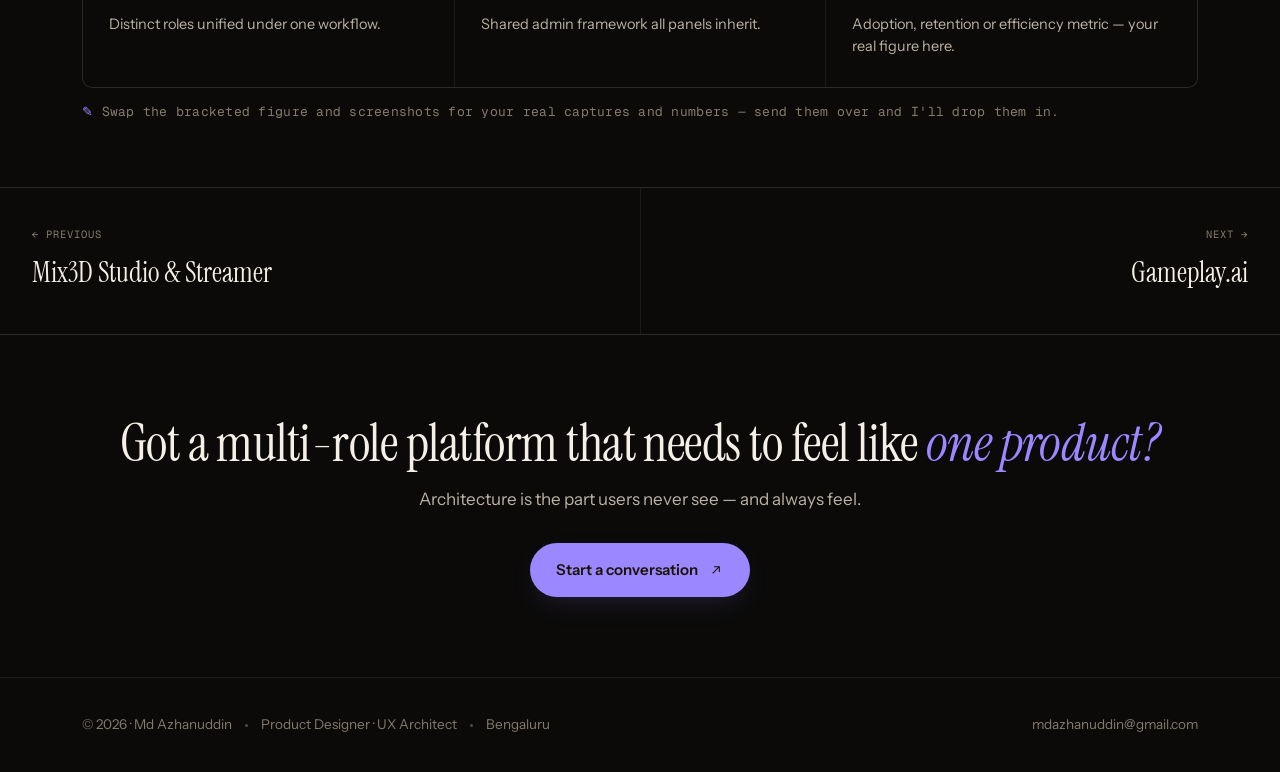
<file: mix3d-ecosystem.html>
<!DOCTYPE html>
<html lang="en">
<head>
  <meta charset="utf-8">
  <meta name="viewport" content="width=device-width, initial-scale=1, viewport-fit=cover">
  <title>Mix3D Ecosystem — Case Study · Md Azhanuddin</title>
  <meta name="description" content="One connected workflow linking users, enterprises, content owners and instructors — each through their own admin panel — into a single simulation platform. Lead Product Designer, 2025.">
  <meta name="author" content="Md Azhanuddin">

  <meta property="og:type" content="article">
  <meta property="og:title" content="Mix3D Ecosystem — Role-based simulation platform">
  <meta property="og:description" content="Four roles, four admin panels, one connected workflow, one website. The platform architecture behind Mix3D.">
  <!-- <meta property="og:image" content="https://YOUR-DOMAIN/og/mix3d-ecosystem.png"> -->
  <meta name="twitter:card" content="summary">
  <link rel="icon" href="data:image/svg+xml,%3Csvg xmlns='http://www.w3.org/2000/svg' viewBox='0 0 32 32'%3E%3Crect width='32' height='32' rx='7' fill='%230b0a09'/%3E%3Ctext x='16' y='22' font-family='Georgia,serif' font-size='17' fill='%23d9a85c' text-anchor='middle'%3EAz%3C/text%3E%3C/svg%3E">

  <link rel="preconnect" href="https://fonts.googleapis.com">
  <link rel="preconnect" href="https://fonts.gstatic.com" crossorigin>
  <link href="https://fonts.googleapis.com/css2?family=Instrument+Serif:ital@0;1&family=Instrument+Sans:wght@400;500;600&family=Geist+Mono:wght@400;500&display=swap" rel="stylesheet">
  <script>document.documentElement.classList.add('js');</script>
  <link rel="stylesheet" href="case-study.css">
  <style>
    body { --accent: #9b87ff; --accent-2: #b3a4ff; --accent-soft: rgba(155,135,255,0.10); --accent-glow: rgba(155,135,255,0.22); }
  </style>
</head>
<body>
  <a class="skip-link" href="#main">Skip to content</a>

  <div id="cs-loader" aria-hidden="true">
    <div class="ldr-core">
      <span class="ldr-ring"></span>
      <span class="ldr-ring r2"></span>
      <span class="ldr-mark">Az<span>.</span></span>
    </div>
    <div class="ldr-foot">
      <div class="ldr-bar"><i></i></div>
      <div class="ldr-tag">Loading</div>
    </div>
  </div>

  <nav class="cs-nav">
    <div class="container cs-nav-inner">
      <a class="cs-back" href="index.html#work">
        <svg viewBox="0 0 24 24" fill="none" stroke="currentColor" stroke-width="1.6" stroke-linecap="round" stroke-linejoin="round"><path d="M19 12H5M11 18l-6-6 6-6"/></svg>
        All work
      </a>
      <span class="cs-nav-mid">Mix3D Ecosystem · 2025</span>
      <div class="cs-nav-actions">
        <a href="resume.html" target="_blank" rel="noopener">Résumé</a>
        <a class="cta" href="mailto:mdazhanuddin@gmail.com">Get in touch</a>
      </div>
    </div>
  </nav>

  <main id="main">
    <header class="cs-hero">
      <div class="container">
        <div class="cs-eyebrow">
          <span class="num">02 / Platform</span>
          <span>Role-based simulation ecosystem</span>
          <span class="bar"></span>
          <span class="place">SimPencil</span>
        </div>

        <h1 class="cs-title">Four roles. One <span class="accent">connected workflow.</span></h1>

        <p class="cs-lead">
          The Mix3D Ecosystem links users, enterprises, content owners and instructors — each operating
          through their own admin panel — into a single platform whose end product is the website everyone
          meets in. I led the architecture that makes four very different jobs feel like one coherent system.
        </p>

        <div class="cs-meta">
          <div class="item"><span class="label">Role</span><span class="value">Lead Product Designer</span></div>
          <div class="item"><span class="label">Year</span><span class="value">2025 — Present</span></div>
          <div class="item"><span class="label">Scope</span><span class="value">Platform architecture</span></div>
          <div class="item"><span class="label">Personas</span><span class="value">4 roles · 1 output</span></div>
        </div>

        <div class="cs-visual">
          <div class="vis-fill" style="background:linear-gradient(180deg,#0a0a14,#06070a);position:absolute;inset:0;">
            <svg viewBox="0 0 340 200" preserveAspectRatio="xMidYMid slice" style="position:absolute;inset:0;width:100%;height:100%">
              <defs><radialGradient id="nodeG"><stop offset="0" stop-color="rgba(179,164,255,0.9)"/><stop offset="1" stop-color="rgba(179,164,255,0)"/></radialGradient></defs>
              <g>
                <line x1="170" y1="100" x2="80" y2="50" stroke="rgba(179,164,255,0.22)" stroke-width="0.8"/>
                <line x1="170" y1="100" x2="260" y2="46" stroke="rgba(179,164,255,0.22)" stroke-width="0.8"/>
                <line x1="170" y1="100" x2="70" y2="150" stroke="rgba(179,164,255,0.22)" stroke-width="0.8"/>
                <line x1="170" y1="100" x2="270" y2="150" stroke="rgba(179,164,255,0.22)" stroke-width="0.8"/>
                <line x1="170" y1="100" x2="170" y2="180" stroke="rgba(155,135,255,0.4)" stroke-width="1"/>
              </g>
              <circle cx="170" cy="100" r="22" fill="url(#nodeG)"/>
              <circle cx="170" cy="100" r="9" fill="#b3a4ff"/>
              <g>
                <circle cx="80" cy="50" r="11" fill="rgba(110,124,255,0.18)"/><circle cx="80" cy="50" r="6" fill="#9b87ff"/>
                <circle cx="260" cy="46" r="12" fill="rgba(110,124,255,0.18)"/><circle cx="260" cy="46" r="7" fill="#9b87ff"/>
                <circle cx="70" cy="150" r="10" fill="rgba(110,124,255,0.18)"/><circle cx="70" cy="150" r="5" fill="#9b87ff"/>
                <circle cx="270" cy="150" r="11" fill="rgba(110,124,255,0.18)"/><circle cx="270" cy="150" r="6" fill="#9b87ff"/>
                <circle cx="170" cy="180" r="13" fill="rgba(155,135,255,0.2)"/><circle cx="170" cy="180" r="7" fill="#b3a4ff"/>
              </g>
            </svg>
            <div style="position:absolute;top:16px;left:16px;font-family:var(--font-mono);font-size:10px;color:var(--text-muted);text-transform:uppercase;letter-spacing:0.1em">ecosystem.graph</div>
            <div style="position:absolute;bottom:14px;right:16px;font-family:var(--font-mono);font-size:10px;color:var(--accent-2);text-transform:uppercase;letter-spacing:0.1em">4 roles · 1 website</div>
          </div>
          <span class="vis-tag">mix3d · ecosystem</span>
        </div>
      </div>
    </header>

    <section class="section">
      <div class="container split">
        <div>
          <div class="kicker reveal">Overview</div>
          <h2 class="head reveal">A platform is only as coherent as its seams.</h2>
          <div class="prose reveal">
            <p>
              Mix3D isn't one app — it's an ecosystem. A <strong>learner</strong> runs simulations and courses.
              An <strong>enterprise</strong> manages teams, licensing and access. A <strong>content owner</strong>
              authors and owns content. An <strong>instructor</strong> assigns, guides and tracks cohorts. Each
              gets their own admin panel, yet all of it has to resolve into one connected workflow — and one website.
            </p>
            <p>
              My focus was the <strong>architecture and the seams</strong>: shared navigation logic, consistent
              admin patterns, and a single source of truth for how content and permissions flow between roles, so
              the platform never feels like four products bolted together.
            </p>
          </div>
        </div>
        <aside class="facts reveal">
          <div class="frow"><span class="fk">Client</span><span class="fv">SimPencil</span></div>
          <div class="frow"><span class="fk">Role</span><span class="fv">Lead Product Designer</span></div>
          <div class="frow"><span class="fk">Roles</span><span class="fv">User · Enterprise</span></div>
          <div class="frow"><span class="fk"></span><span class="fv">Content Owner · Instructor</span></div>
          <div class="frow"><span class="fk">Output</span><span class="fv">One website</span></div>
          <div class="frow"><span class="fk">Focus</span><span class="fv">Architecture · admin UX</span></div>
        </aside>
      </div>
    </section>

    <div class="container"><div class="section-divider"></div></div>

    <section class="section">
      <div class="container">
        <div class="kicker reveal">The challenge</div>
        <h2 class="head reveal">Four mental models, one workflow that can't fork.</h2>
        <div class="prose reveal" style="max-width:72ch">
          <p>
            Each role thinks about the product differently — a content owner cares about ownership and reuse,
            an enterprise about access and governance, an instructor about cohorts and progress, a learner about
            just running the thing. Designing four admin panels is easy; designing four panels that share one
            workflow, one content model and one visual system is the real work.
          </p>
          <p>
            The risk in any multi-role platform is <strong>drift</strong> — every role accreting its own
            patterns until the product fragments. The architecture had to make consistency the path of least
            resistance.
          </p>
        </div>
      </div>
    </section>

    <section class="section tight">
      <div class="container">
        <div class="kicker reveal">Approach</div>
        <h2 class="head reveal">How the work moved.</h2>
        <div class="ledger reveal">
          <div class="lrow"><span class="lnum">01</span><span class="lname">Map every role's jobs</span><span class="ldesc">Defined what each persona owns, needs and hands off — the inputs to a shared model.</span><span class="lout">Research</span></div>
          <div class="lrow"><span class="lnum">02</span><span class="lname">Model the connected workflow</span><span class="ldesc">One spine for how content and permissions move between roles, end-to-end to the website.</span><span class="lout">System</span></div>
          <div class="lrow"><span class="lnum">03</span><span class="lname">Standardise the admin pattern</span><span class="ldesc">A reusable admin-panel framework each role inherits, so they vary in content, not in logic.</span><span class="lout">IA</span></div>
          <div class="lrow"><span class="lnum">04</span><span class="lname">Design role-specific surfaces</span><span class="ldesc">Tailored each panel to its persona while keeping navigation and interaction consistent.</span><span class="lout">Interface</span></div>
          <div class="lrow"><span class="lnum">05</span><span class="lname">Hold it together with a system</span><span class="ldesc">Shared tokens and components so the whole ecosystem reads as one product.</span><span class="lout">Design system</span></div>
        </div>
      </div>
    </section>

    <section class="section">
      <div class="container">
        <div class="kicker reveal">What I designed</div>
        <h2 class="head reveal">The architecture behind one product.</h2>
        <div class="solutions">

          <article class="sol reveal">
            <div class="sol-body">
              <span class="sol-idx">01 — Platform architecture</span>
              <h3>One workflow, role-aware</h3>
              <p>A single connected flow that knows who you are. Content authored by an owner, governed by an enterprise, assigned by an instructor and consumed by a learner all travel one path — no dead ends, no duplicate systems.</p>
              <ul>
                <li>Shared content &amp; permission model</li>
                <li>Role-aware navigation</li>
                <li>End product: the website</li>
              </ul>
            </div>
            <div class="sol-media"><div class="shot"><span class="ph"><b>Add screenshot</b>Workflow / architecture map</span></div></div>
          </article>

          <article class="sol reveal">
            <div class="sol-body">
              <span class="sol-idx">02 — Multi-role admin panels</span>
              <h3>Four panels, one grammar</h3>
              <p>Each role gets a panel tuned to its job, but built from the same framework — consistent layout, navigation and interaction so moving between contexts never feels like learning a new tool.</p>
              <ul>
                <li>User · Enterprise · Content Owner · Instructor</li>
                <li>Reusable admin framework</li>
                <li>Tailored content, shared logic</li>
              </ul>
            </div>
            <div class="sol-media"><div class="shot"><span class="ph"><b>Add screenshot</b>Admin panel set</span></div></div>
          </article>

          <article class="sol reveal">
            <div class="sol-body">
              <span class="sol-idx">03 — The website</span>
              <h3>Where every role meets</h3>
              <p>The ecosystem's output is a single website — the surface learners actually use. I designed it as the convergence point so all the upstream roles can see their work land in one place.</p>
              <ul>
                <li>Unified end-user experience</li>
                <li>Reflects upstream authoring &amp; governance</li>
                <li>Consistent with the platform system</li>
              </ul>
            </div>
            <div class="sol-media"><div class="shot"><span class="ph"><b>Add screenshot</b>Public website</span></div></div>
          </article>

        </div>
      </div>
    </section>

    <section class="section">
      <div class="container">
        <div class="kicker reveal">Outcome</div>
        <h2 class="head reveal">Four roles that feel like one platform.</h2>
        <p class="callout reveal">
          A single connected workflow and a shared admin framework keep four personas coherent —
          so the ecosystem scales without fragmenting.
        </p>
        <div class="impact reveal">
          <div class="cell"><div class="fig">4</div><div class="desc">Distinct roles unified under one workflow.</div></div>
          <div class="cell"><div class="fig">1</div><div class="desc">Shared admin framework all panels inherit.</div></div>
          <div class="cell"><div class="fig"><span class="ph">[ add ]</span></div><div class="desc">Adoption, retention or efficiency metric — your real figure here.</div></div>
        </div>
        <p class="fill-note reveal">Swap the bracketed figure and screenshots for your real captures and numbers — send them over and I'll drop them in.</p>
      </div>
    </section>

    <nav class="pager" aria-label="More work">
      <a class="prev" href="mix3d-studio.html">
        <div class="inner"><span class="pl">← Previous</span><span class="pt">Mix3D Studio &amp; Streamer</span></div>
      </a>
      <a class="next" href="gameplay.html">
        <div class="inner"><span class="pl">Next →</span><span class="pt">Gameplay.ai</span></div>
      </a>
    </nav>

    <section class="cs-cta">
      <div class="container">
        <h2>Got a multi-role platform that needs to feel like <em>one product?</em></h2>
        <p>Architecture is the part users never see — and always feel.</p>
        <a class="btn primary" href="mailto:mdazhanuddin@gmail.com">
          Start a conversation
          <svg viewBox="0 0 24 24" fill="none" stroke="currentColor" stroke-width="1.6"><path d="M7 17 L17 7 M9 7 H17 V15"/></svg>
        </a>
      </div>
    </section>
  </main>

  <footer class="cs-footer">
    <div class="container cs-footer-inner">
      <div>© 2026 · Md Azhanuddin <span class="dot"></span> Product Designer · UX Architect <span class="dot"></span> Bengaluru</div>
      <div><a href="mailto:mdazhanuddin@gmail.com">mdazhanuddin@gmail.com</a></div>
    </div>
  </footer>

  <script>
    const io = new IntersectionObserver((entries) => {
      entries.forEach((e) => { if (e.isIntersecting) { e.target.classList.add('in'); io.unobserve(e.target); } });
    }, { threshold: 0.12 });
    document.querySelectorAll('.reveal').forEach((el) => io.observe(el));
  </script>
</body>
</html>
</file>
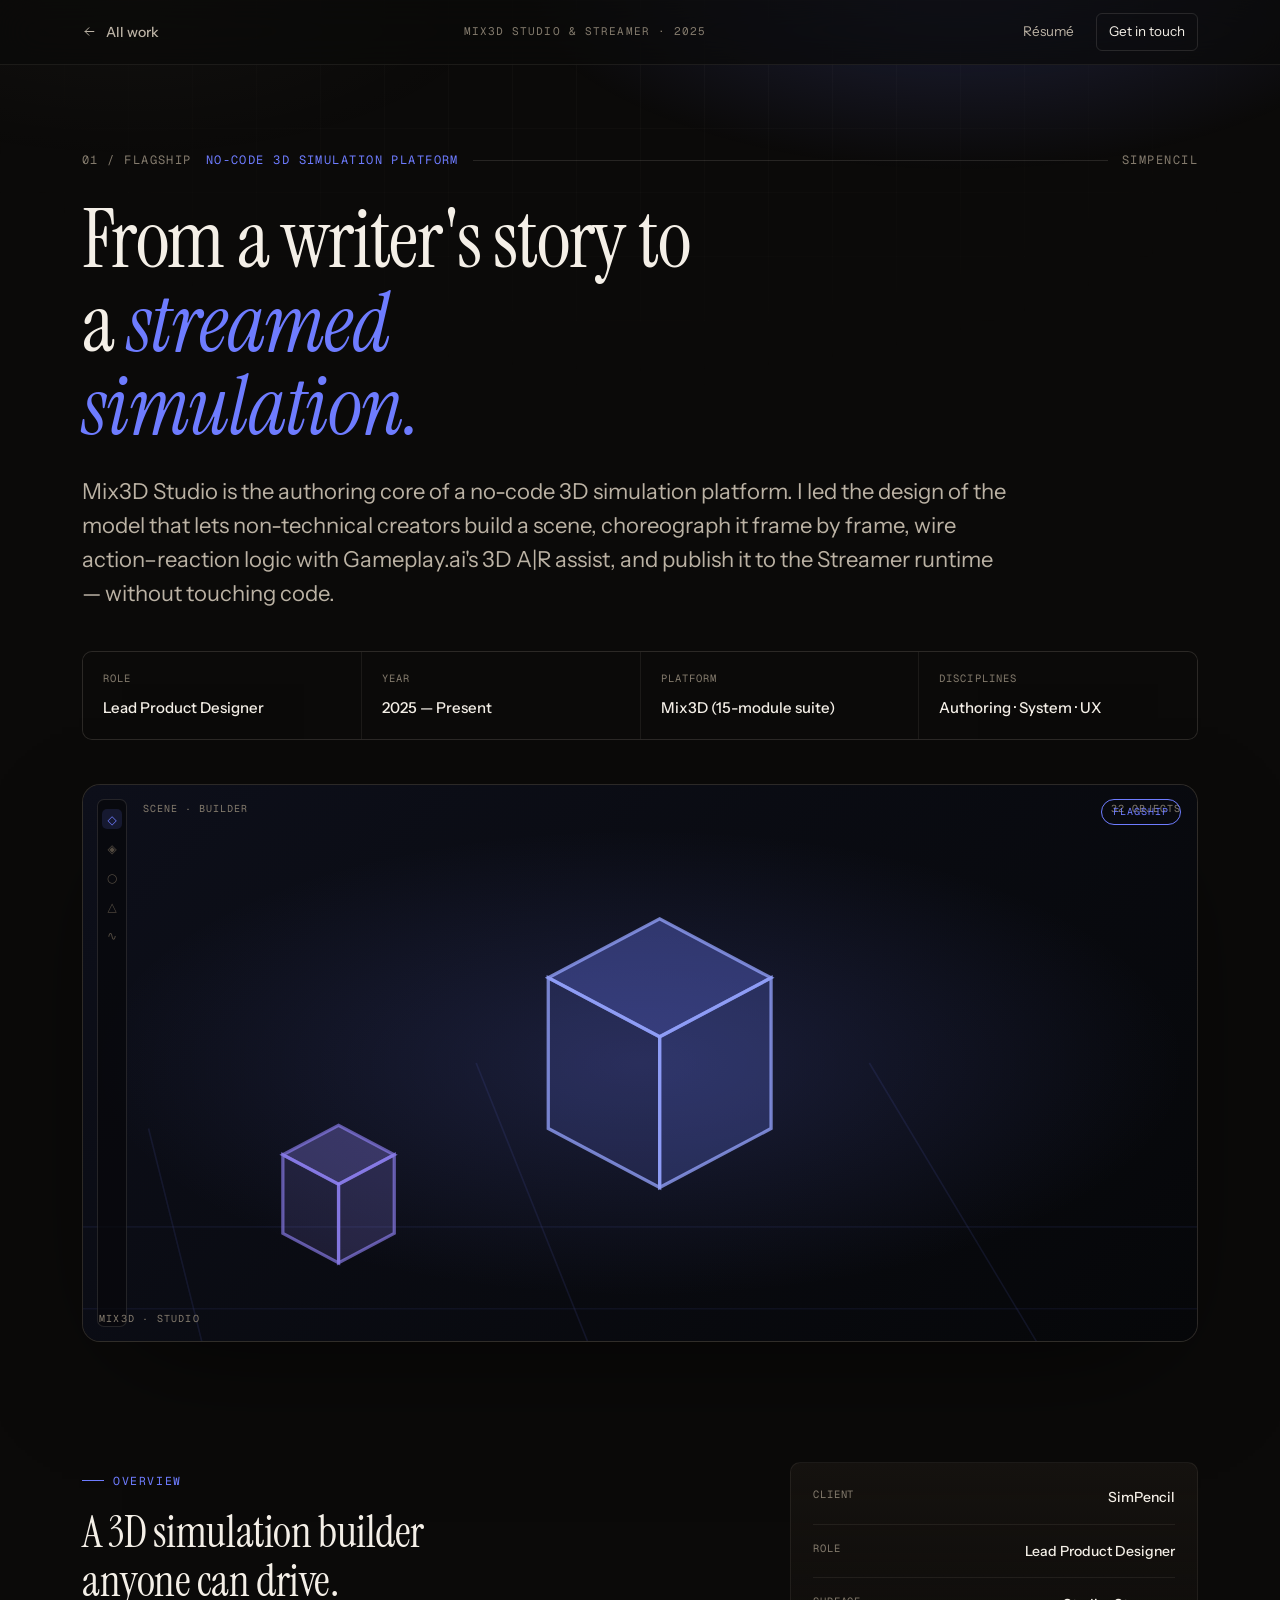
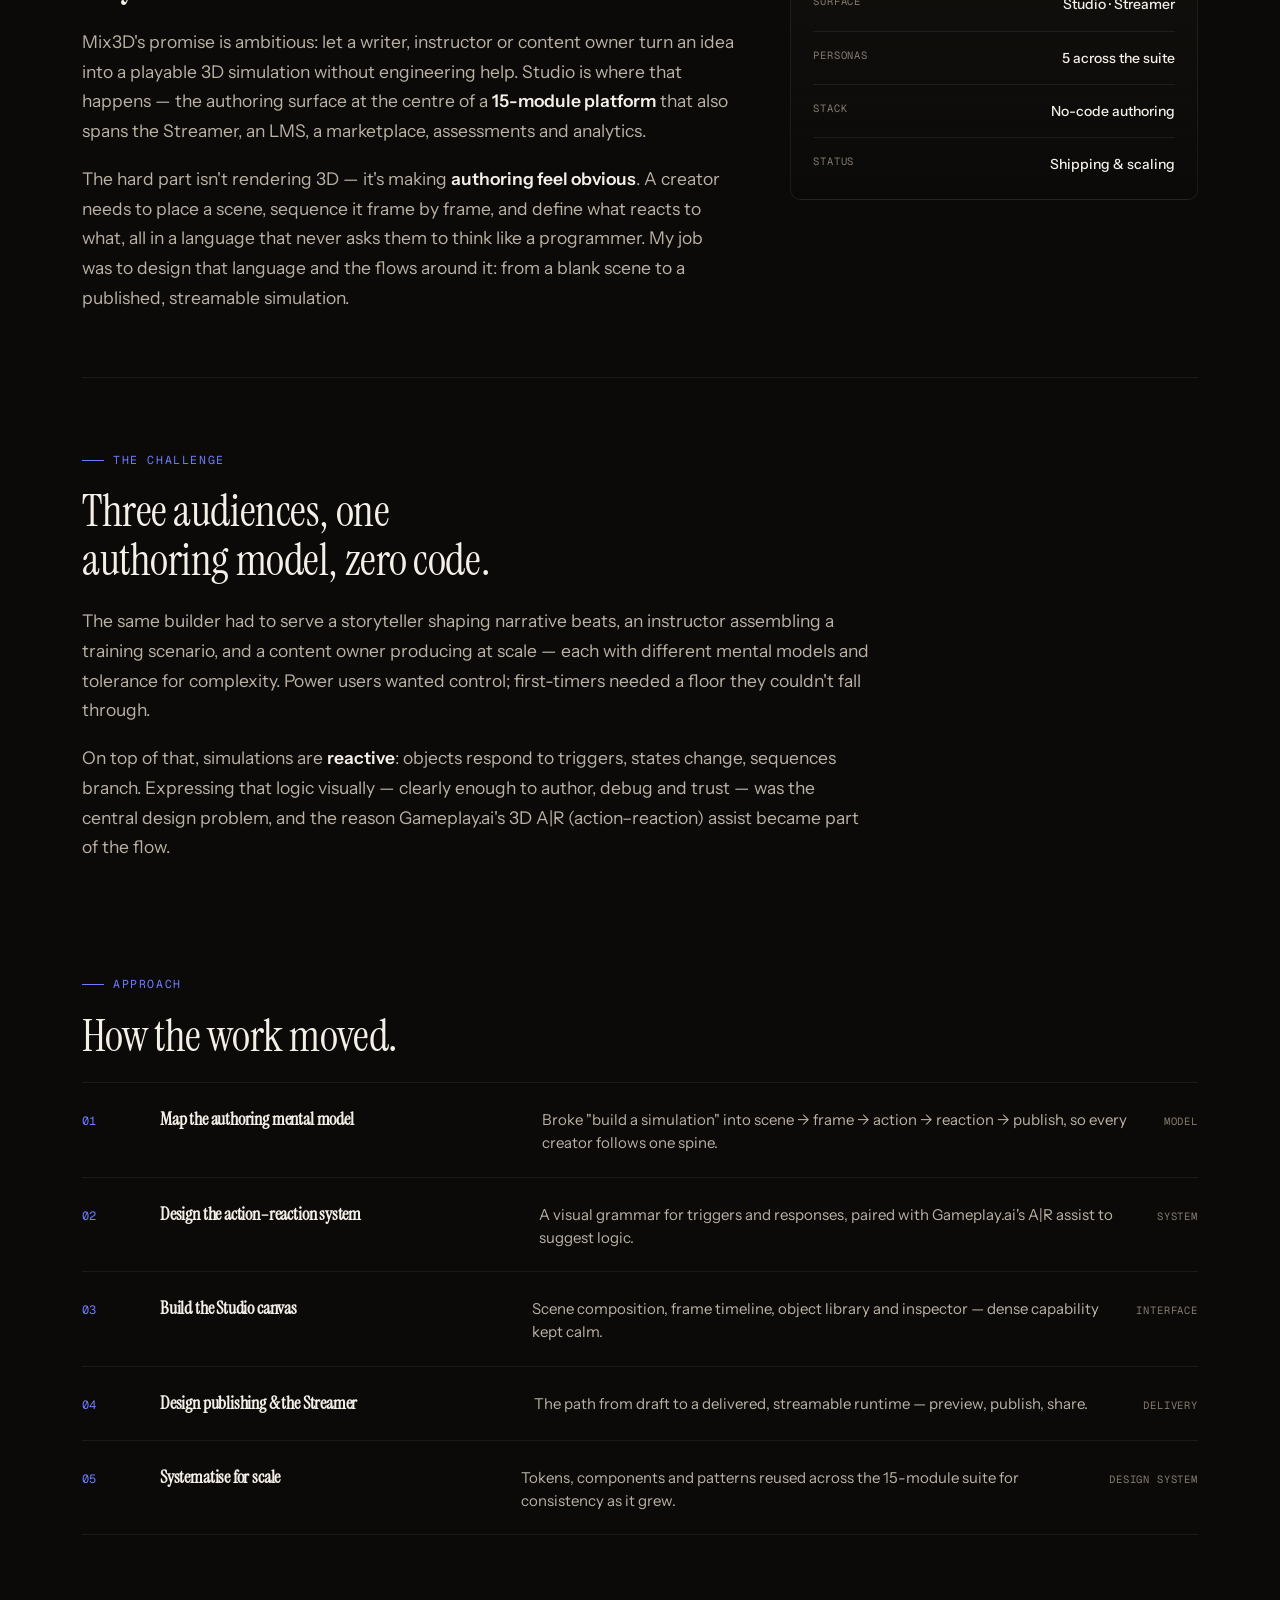
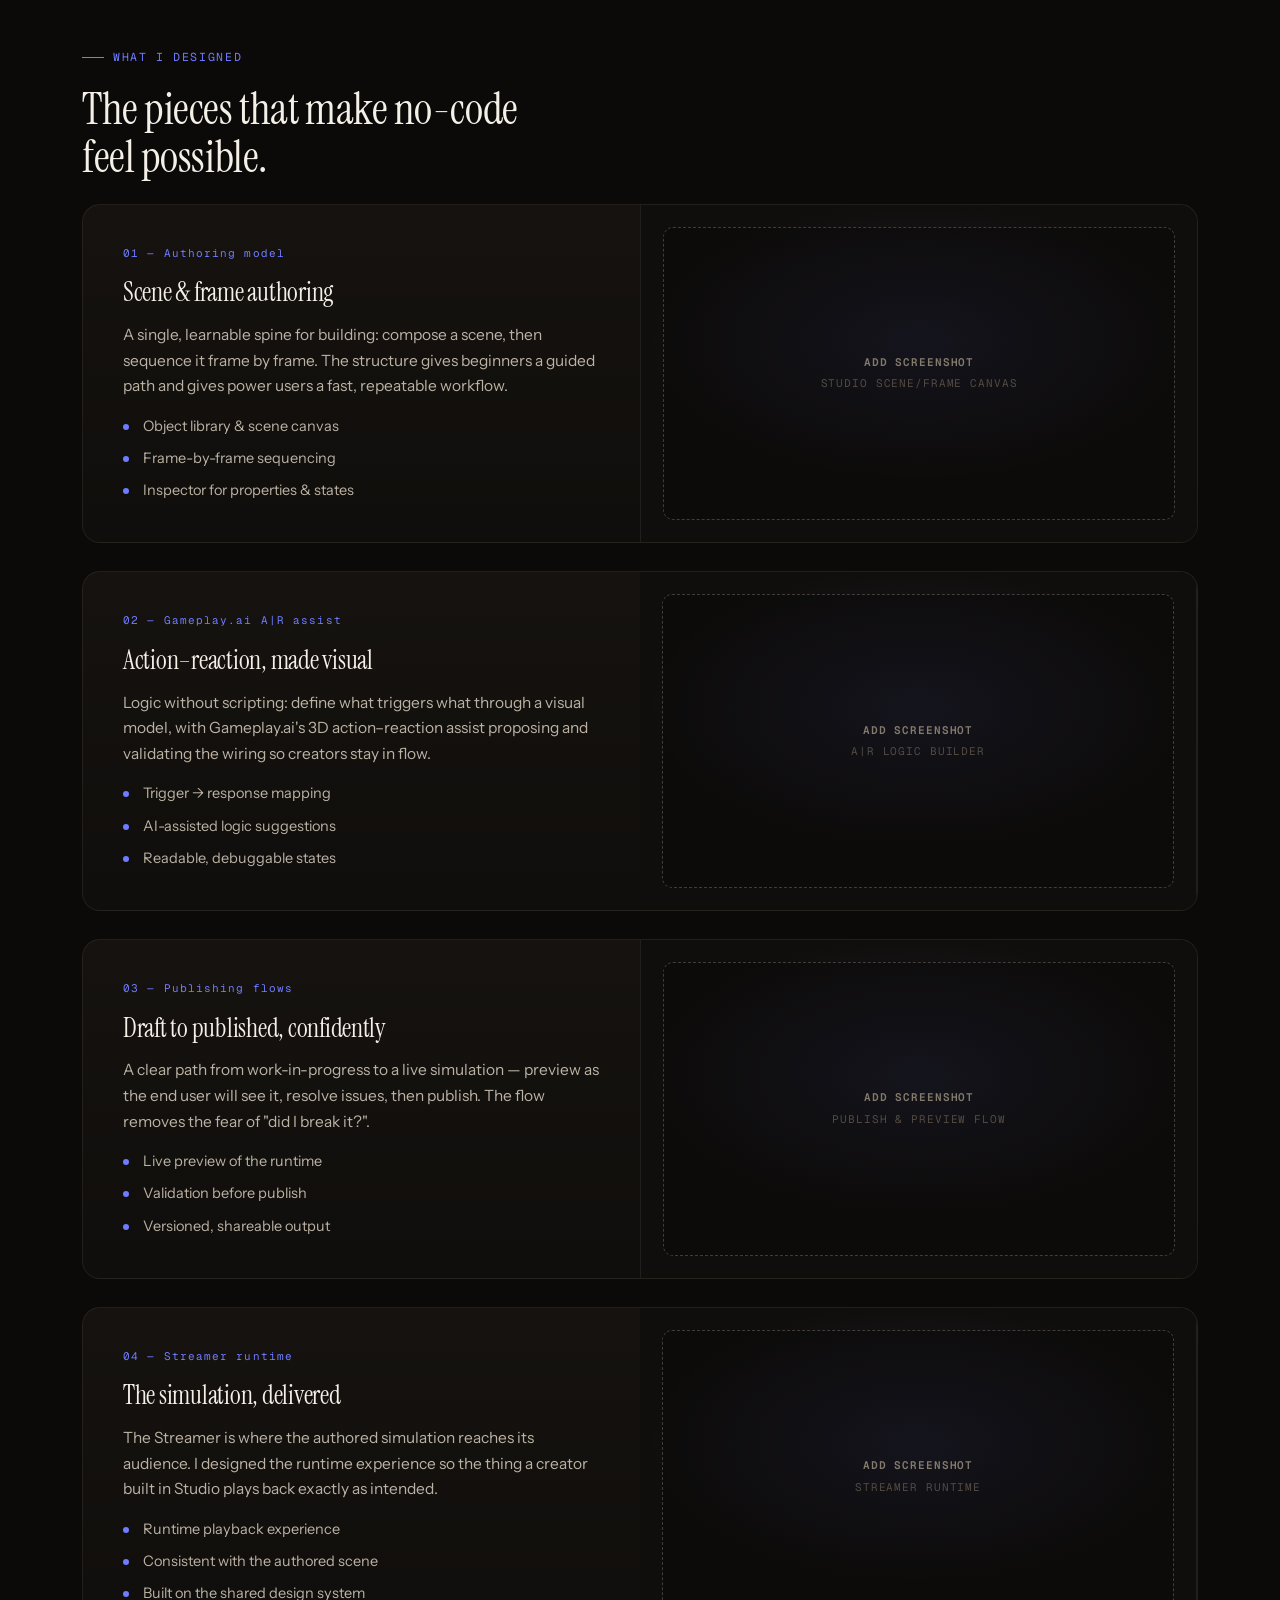
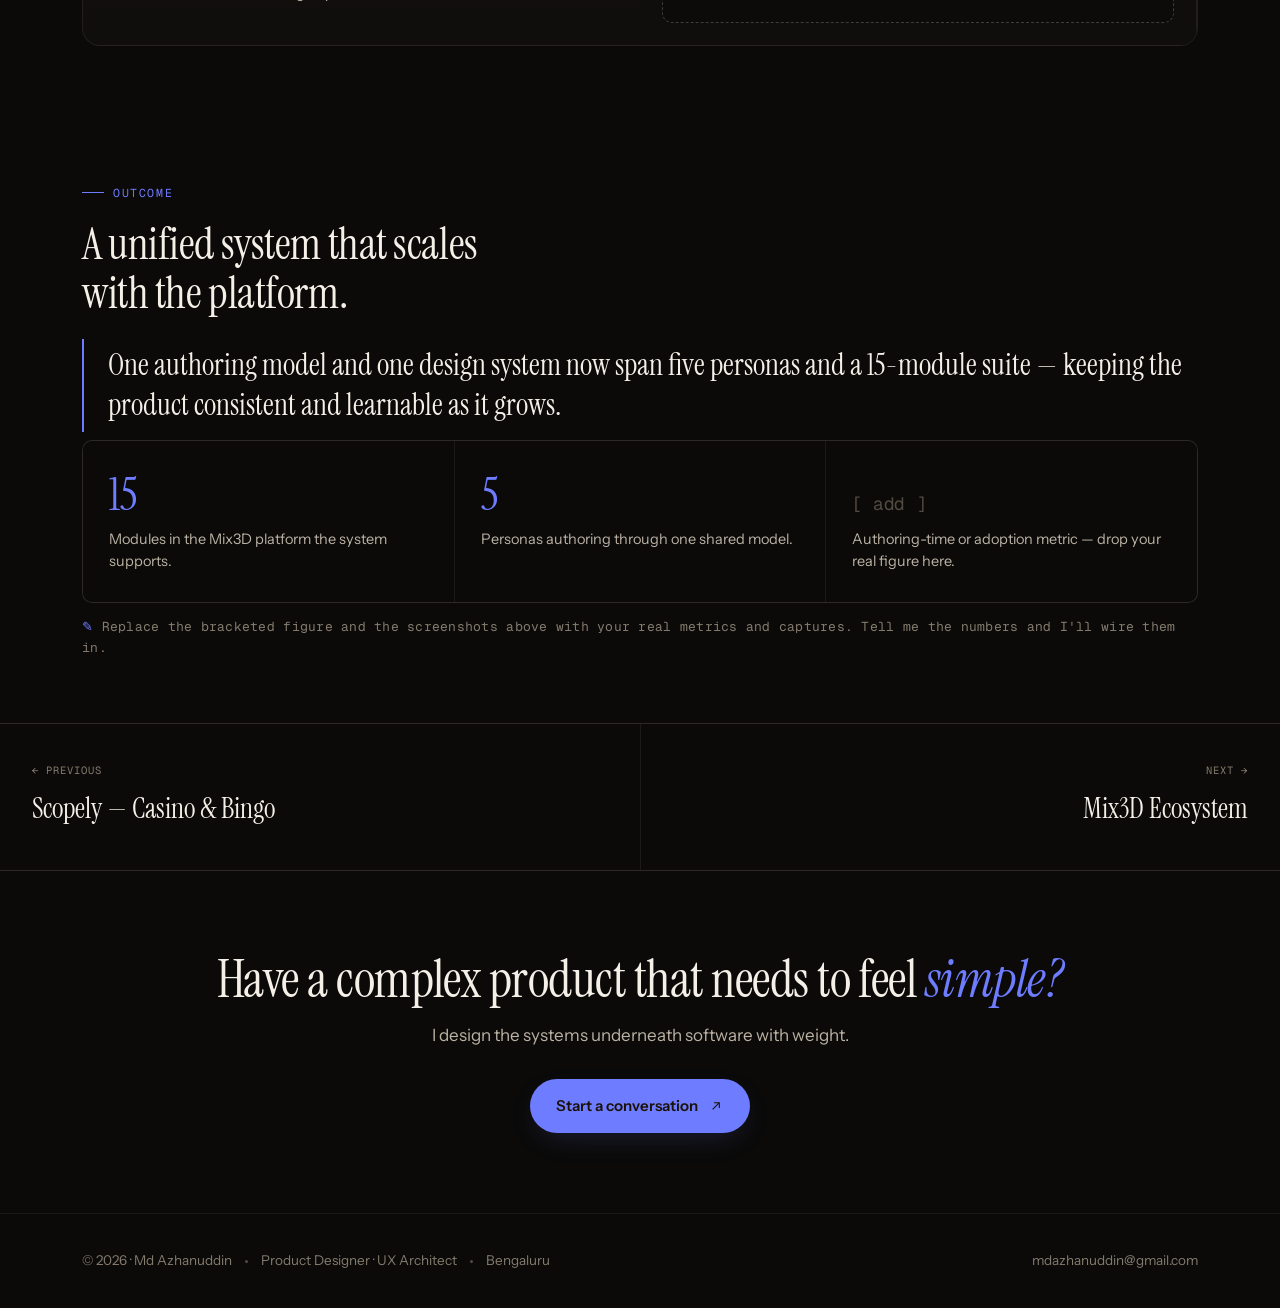
<file: mix3d-studio.html>
<!DOCTYPE html>
<html lang="en">
<head>
  <meta charset="utf-8">
  <meta name="viewport" content="width=device-width, initial-scale=1, viewport-fit=cover">
  <title>Mix3D Studio &amp; Streamer — Case Study · Md Azhanuddin</title>
  <meta name="description" content="Designing a no-code 3D simulation platform: scene and frame authoring in Mix3D Studio, action–reaction logic via Gameplay.ai's 3D A|R assist, and delivery through the Streamer runtime. Lead Product Designer, 2025.">
  <meta name="author" content="Md Azhanuddin">

  <!-- Social / link previews — set absolute URLs + add an OG image once hosted -->
  <meta property="og:type" content="article">
  <meta property="og:title" content="Mix3D Studio & Streamer — No-code 3D simulation platform">
  <meta property="og:description" content="From a writer's story to a streamed simulation. Authoring model, Gameplay.ai A|R assist, publishing flows and the Streamer runtime.">
  <!-- <meta property="og:image" content="https://YOUR-DOMAIN/og/mix3d-studio.png"> -->
  <meta name="twitter:card" content="summary">
  <link rel="icon" href="data:image/svg+xml,%3Csvg xmlns='http://www.w3.org/2000/svg' viewBox='0 0 32 32'%3E%3Crect width='32' height='32' rx='7' fill='%230b0a09'/%3E%3Ctext x='16' y='22' font-family='Georgia,serif' font-size='17' fill='%23d9a85c' text-anchor='middle'%3EAz%3C/text%3E%3C/svg%3E">

  <link rel="preconnect" href="https://fonts.googleapis.com">
  <link rel="preconnect" href="https://fonts.gstatic.com" crossorigin>
  <link href="https://fonts.googleapis.com/css2?family=Instrument+Serif:ital@0;1&family=Instrument+Sans:wght@400;500;600&family=Geist+Mono:wght@400;500&display=swap" rel="stylesheet">
  <script>document.documentElement.classList.add('js');</script>
  <link rel="stylesheet" href="case-study.css">
  <style>
    /* Project accent — Mix3D Studio */
    body { --accent: #6e7cff; --accent-2: #8c97ff; --accent-soft: rgba(110,124,255,0.10); --accent-glow: rgba(110,124,255,0.22); }
  </style>
</head>
<body>
  <a class="skip-link" href="#main">Skip to content</a>

  <div id="cs-loader" aria-hidden="true">
    <div class="ldr-core">
      <span class="ldr-ring"></span>
      <span class="ldr-ring r2"></span>
      <span class="ldr-mark">Az<span>.</span></span>
    </div>
    <div class="ldr-foot">
      <div class="ldr-bar"><i></i></div>
      <div class="ldr-tag">Loading</div>
    </div>
  </div>

  <nav class="cs-nav">
    <div class="container cs-nav-inner">
      <a class="cs-back" href="index.html#work">
        <svg viewBox="0 0 24 24" fill="none" stroke="currentColor" stroke-width="1.6" stroke-linecap="round" stroke-linejoin="round"><path d="M19 12H5M11 18l-6-6 6-6"/></svg>
        All work
      </a>
      <span class="cs-nav-mid">Mix3D Studio &amp; Streamer · 2025</span>
      <div class="cs-nav-actions">
        <a href="resume.html" target="_blank" rel="noopener">Résumé</a>
        <a class="cta" href="mailto:mdazhanuddin@gmail.com">Get in touch</a>
      </div>
    </div>
  </nav>

  <main id="main">
    <!-- HERO -->
    <header class="cs-hero">
      <div class="container">
        <div class="cs-eyebrow">
          <span class="num">01 / Flagship</span>
          <span>No-code 3D simulation platform</span>
          <span class="bar"></span>
          <span class="place">SimPencil</span>
        </div>

        <h1 class="cs-title">From a writer's story to a <span class="accent">streamed simulation.</span></h1>

        <p class="cs-lead">
          Mix3D Studio is the authoring core of a no-code 3D simulation platform. I led the design of the
          model that lets non-technical creators build a scene, choreograph it frame by frame, wire
          action–reaction logic with Gameplay.ai's 3D A|R assist, and publish it to the Streamer runtime —
          without touching code.
        </p>

        <div class="cs-meta">
          <div class="item"><span class="label">Role</span><span class="value">Lead Product Designer</span></div>
          <div class="item"><span class="label">Year</span><span class="value">2025 — Present</span></div>
          <div class="item"><span class="label">Platform</span><span class="value">Mix3D (15-module suite)</span></div>
          <div class="item"><span class="label">Disciplines</span><span class="value">Authoring · System · UX</span></div>
        </div>

        <!-- Signature visual (ported from the portfolio preview) -->
        <div class="cs-visual">
          <div class="vis-fill" style="background:linear-gradient(135deg,#0d0f1a,#060709);position:absolute;inset:0;">
            <div style="position:absolute;inset:0;background:radial-gradient(ellipse 70% 60% at 50% 50%, rgba(110,124,255,0.18), transparent 70%)"></div>
            <svg viewBox="0 0 340 200" preserveAspectRatio="xMidYMid slice" style="position:absolute;inset:0;width:100%;height:100%">
              <g opacity="0.35">
                <line x1="20" y1="120" x2="40" y2="200" stroke="rgba(110,124,255,0.3)" stroke-width="0.5"/>
                <line x1="120" y1="100" x2="160" y2="200" stroke="rgba(110,124,255,0.3)" stroke-width="0.5"/>
                <line x1="240" y1="100" x2="300" y2="200" stroke="rgba(110,124,255,0.3)" stroke-width="0.5"/>
                <line x1="0" y1="150" x2="340" y2="150" stroke="rgba(110,124,255,0.22)" stroke-width="0.5"/>
                <line x1="0" y1="175" x2="340" y2="175" stroke="rgba(110,124,255,0.22)" stroke-width="0.5"/>
              </g>
              <g transform="translate(176,96)">
                <polygon points="-34,-22 0,-40 34,-22 0,-4" fill="rgba(110,124,255,0.34)" stroke="rgba(150,165,255,0.75)" stroke-width="1"/>
                <polygon points="-34,-22 -34,24 0,42 0,-4" fill="rgba(110,124,255,0.16)" stroke="rgba(150,165,255,0.75)" stroke-width="1"/>
                <polygon points="34,-22 34,24 0,42 0,-4" fill="rgba(110,124,255,0.24)" stroke="rgba(150,165,255,0.75)" stroke-width="1"/>
              </g>
              <g transform="translate(78,140)">
                <polygon points="-17,-12 0,-21 17,-12 0,-3" fill="rgba(150,135,255,0.3)" stroke="rgba(150,135,255,0.6)" stroke-width="1"/>
                <polygon points="-17,-12 -17,12 0,21 0,-3" fill="rgba(150,135,255,0.14)" stroke="rgba(150,135,255,0.6)" stroke-width="1"/>
                <polygon points="17,-12 17,12 0,21 0,-3" fill="rgba(150,135,255,0.2)" stroke="rgba(150,135,255,0.6)" stroke-width="1"/>
              </g>
            </svg>
            <div style="position:absolute;left:14px;top:14px;bottom:14px;width:30px;background:rgba(8,8,11,0.7);border:1px solid var(--border-strong);border-radius:7px;display:flex;flex-direction:column;align-items:center;gap:9px;padding:9px 0">
              <span style="width:20px;height:20px;display:grid;place-items:center;font-size:12px;color:var(--accent);background:rgba(110,124,255,0.14);border-radius:5px">◇</span>
              <span style="width:20px;height:20px;display:grid;place-items:center;font-size:12px;color:var(--text-dim)">◈</span>
              <span style="width:20px;height:20px;display:grid;place-items:center;font-size:12px;color:var(--text-dim)">○</span>
              <span style="width:20px;height:20px;display:grid;place-items:center;font-size:12px;color:var(--text-dim)">△</span>
              <span style="width:20px;height:20px;display:grid;place-items:center;font-size:12px;color:var(--text-dim)">∿</span>
            </div>
            <div style="position:absolute;top:16px;left:60px;right:16px;display:flex;justify-content:space-between;font-family:var(--font-mono);font-size:10px;color:var(--text-muted);text-transform:uppercase;letter-spacing:0.1em">
              <span>scene · builder</span><span>32 objects</span>
            </div>
          </div>
          <span class="vis-flag">Flagship</span>
          <span class="vis-tag">mix3d · studio</span>
        </div>
      </div>
    </header>

    <!-- OVERVIEW -->
    <section class="section">
      <div class="container split">
        <div>
          <div class="kicker reveal">Overview</div>
          <h2 class="head reveal">A 3D simulation builder anyone can drive.</h2>
          <div class="prose reveal">
            <p>
              Mix3D's promise is ambitious: let a writer, instructor or content owner turn an idea into a
              playable 3D simulation without engineering help. Studio is where that happens — the authoring
              surface at the centre of a <strong>15-module platform</strong> that also spans the Streamer,
              an LMS, a marketplace, assessments and analytics.
            </p>
            <p>
              The hard part isn't rendering 3D — it's making <strong>authoring feel obvious</strong>. A
              creator needs to place a scene, sequence it frame by frame, and define what reacts to what,
              all in a language that never asks them to think like a programmer. My job was to design that
              language and the flows around it: from a blank scene to a published, streamable simulation.
            </p>
          </div>
        </div>
        <aside class="facts reveal">
          <div class="frow"><span class="fk">Client</span><span class="fv">SimPencil</span></div>
          <div class="frow"><span class="fk">Role</span><span class="fv">Lead Product Designer</span></div>
          <div class="frow"><span class="fk">Surface</span><span class="fv">Studio · Streamer</span></div>
          <div class="frow"><span class="fk">Personas</span><span class="fv">5 across the suite</span></div>
          <div class="frow"><span class="fk">Stack</span><span class="fv">No-code authoring</span></div>
          <div class="frow"><span class="fk">Status</span><span class="fv">Shipping &amp; scaling</span></div>
        </aside>
      </div>
    </section>

    <div class="container"><div class="section-divider"></div></div>

    <!-- CHALLENGE -->
    <section class="section">
      <div class="container">
        <div class="kicker reveal">The challenge</div>
        <h2 class="head reveal">Three audiences, one authoring model, zero code.</h2>
        <div class="prose reveal" style="max-width:72ch">
          <p>
            The same builder had to serve a storyteller shaping narrative beats, an instructor assembling a
            training scenario, and a content owner producing at scale — each with different mental models and
            tolerance for complexity. Power users wanted control; first-timers needed a floor they couldn't
            fall through.
          </p>
          <p>
            On top of that, simulations are <strong>reactive</strong>: objects respond to triggers, states
            change, sequences branch. Expressing that logic visually — clearly enough to author, debug and
            trust — was the central design problem, and the reason Gameplay.ai's 3D A|R (action–reaction)
            assist became part of the flow.
          </p>
        </div>
      </div>
    </section>

    <!-- PROCESS -->
    <section class="section tight">
      <div class="container">
        <div class="kicker reveal">Approach</div>
        <h2 class="head reveal">How the work moved.</h2>
        <div class="ledger reveal">
          <div class="lrow"><span class="lnum">01</span><span class="lname">Map the authoring mental model</span><span class="ldesc">Broke "build a simulation" into scene → frame → action → reaction → publish, so every creator follows one spine.</span><span class="lout">Model</span></div>
          <div class="lrow"><span class="lnum">02</span><span class="lname">Design the action–reaction system</span><span class="ldesc">A visual grammar for triggers and responses, paired with Gameplay.ai's A|R assist to suggest logic.</span><span class="lout">System</span></div>
          <div class="lrow"><span class="lnum">03</span><span class="lname">Build the Studio canvas</span><span class="ldesc">Scene composition, frame timeline, object library and inspector — dense capability kept calm.</span><span class="lout">Interface</span></div>
          <div class="lrow"><span class="lnum">04</span><span class="lname">Design publishing &amp; the Streamer</span><span class="ldesc">The path from draft to a delivered, streamable runtime — preview, publish, share.</span><span class="lout">Delivery</span></div>
          <div class="lrow"><span class="lnum">05</span><span class="lname">Systematise for scale</span><span class="ldesc">Tokens, components and patterns reused across the 15-module suite for consistency as it grew.</span><span class="lout">Design system</span></div>
        </div>
      </div>
    </section>

    <!-- SOLUTIONS -->
    <section class="section">
      <div class="container">
        <div class="kicker reveal">What I designed</div>
        <h2 class="head reveal">The pieces that make no-code feel possible.</h2>
        <div class="solutions">

          <article class="sol reveal">
            <div class="sol-body">
              <span class="sol-idx">01 — Authoring model</span>
              <h3>Scene &amp; frame authoring</h3>
              <p>A single, learnable spine for building: compose a scene, then sequence it frame by frame. The structure gives beginners a guided path and gives power users a fast, repeatable workflow.</p>
              <ul>
                <li>Object library &amp; scene canvas</li>
                <li>Frame-by-frame sequencing</li>
                <li>Inspector for properties &amp; states</li>
              </ul>
            </div>
            <div class="sol-media">
              <div class="shot"><span class="ph"><b>Add screenshot</b>Studio scene/frame canvas</span></div>
            </div>
          </article>

          <article class="sol reveal">
            <div class="sol-body">
              <span class="sol-idx">02 — Gameplay.ai A|R assist</span>
              <h3>Action–reaction, made visual</h3>
              <p>Logic without scripting: define what triggers what through a visual model, with Gameplay.ai's 3D action–reaction assist proposing and validating the wiring so creators stay in flow.</p>
              <ul>
                <li>Trigger → response mapping</li>
                <li>AI-assisted logic suggestions</li>
                <li>Readable, debuggable states</li>
              </ul>
            </div>
            <div class="sol-media">
              <div class="shot"><span class="ph"><b>Add screenshot</b>A|R logic builder</span></div>
            </div>
          </article>

          <article class="sol reveal">
            <div class="sol-body">
              <span class="sol-idx">03 — Publishing flows</span>
              <h3>Draft to published, confidently</h3>
              <p>A clear path from work-in-progress to a live simulation — preview as the end user will see it, resolve issues, then publish. The flow removes the fear of "did I break it?".</p>
              <ul>
                <li>Live preview of the runtime</li>
                <li>Validation before publish</li>
                <li>Versioned, shareable output</li>
              </ul>
            </div>
            <div class="sol-media">
              <div class="shot"><span class="ph"><b>Add screenshot</b>Publish &amp; preview flow</span></div>
            </div>
          </article>

          <article class="sol reveal">
            <div class="sol-body">
              <span class="sol-idx">04 — Streamer runtime</span>
              <h3>The simulation, delivered</h3>
              <p>The Streamer is where the authored simulation reaches its audience. I designed the runtime experience so the thing a creator built in Studio plays back exactly as intended.</p>
              <ul>
                <li>Runtime playback experience</li>
                <li>Consistent with the authored scene</li>
                <li>Built on the shared design system</li>
              </ul>
            </div>
            <div class="sol-media">
              <div class="shot"><span class="ph"><b>Add screenshot</b>Streamer runtime</span></div>
            </div>
          </article>

        </div>
      </div>
    </section>

    <!-- OUTCOME -->
    <section class="section">
      <div class="container">
        <div class="kicker reveal">Outcome</div>
        <h2 class="head reveal">A unified system that scales with the platform.</h2>
        <p class="callout reveal">
          One authoring model and one design system now span five personas and a 15-module suite —
          keeping the product consistent and learnable as it grows.
        </p>
        <div class="impact reveal">
          <div class="cell"><div class="fig">15</div><div class="desc">Modules in the Mix3D platform the system supports.</div></div>
          <div class="cell"><div class="fig">5</div><div class="desc">Personas authoring through one shared model.</div></div>
          <div class="cell"><div class="fig"><span class="ph">[ add ]</span></div><div class="desc">Authoring-time or adoption metric — drop your real figure here.</div></div>
        </div>
        <p class="fill-note reveal">Replace the bracketed figure and the screenshots above with your real metrics and captures. Tell me the numbers and I'll wire them in.</p>
      </div>
    </section>

    <!-- PAGER -->
    <nav class="pager" aria-label="More work">
      <a class="prev" href="scopely.html">
        <div class="inner"><span class="pl">← Previous</span><span class="pt">Scopely — Casino &amp; Bingo</span></div>
      </a>
      <a class="next" href="mix3d-ecosystem.html">
        <div class="inner"><span class="pl">Next →</span><span class="pt">Mix3D Ecosystem</span></div>
      </a>
    </nav>

    <!-- CTA -->
    <section class="cs-cta">
      <div class="container">
        <h2>Have a complex product that needs to feel <em>simple?</em></h2>
        <p>I design the systems underneath software with weight.</p>
        <a class="btn primary" href="mailto:mdazhanuddin@gmail.com">
          Start a conversation
          <svg viewBox="0 0 24 24" fill="none" stroke="currentColor" stroke-width="1.6"><path d="M7 17 L17 7 M9 7 H17 V15"/></svg>
        </a>
      </div>
    </section>
  </main>

  <footer class="cs-footer">
    <div class="container cs-footer-inner">
      <div>© 2026 · Md Azhanuddin <span class="dot"></span> Product Designer · UX Architect <span class="dot"></span> Bengaluru</div>
      <div><a href="mailto:mdazhanuddin@gmail.com">mdazhanuddin@gmail.com</a></div>
    </div>
  </footer>

  <script>
    const io = new IntersectionObserver((entries) => {
      entries.forEach((e) => { if (e.isIntersecting) { e.target.classList.add('in'); io.unobserve(e.target); } });
    }, { threshold: 0.12 });
    document.querySelectorAll('.reveal').forEach((el) => io.observe(el));
  </script>
</body>
</html>
</file>
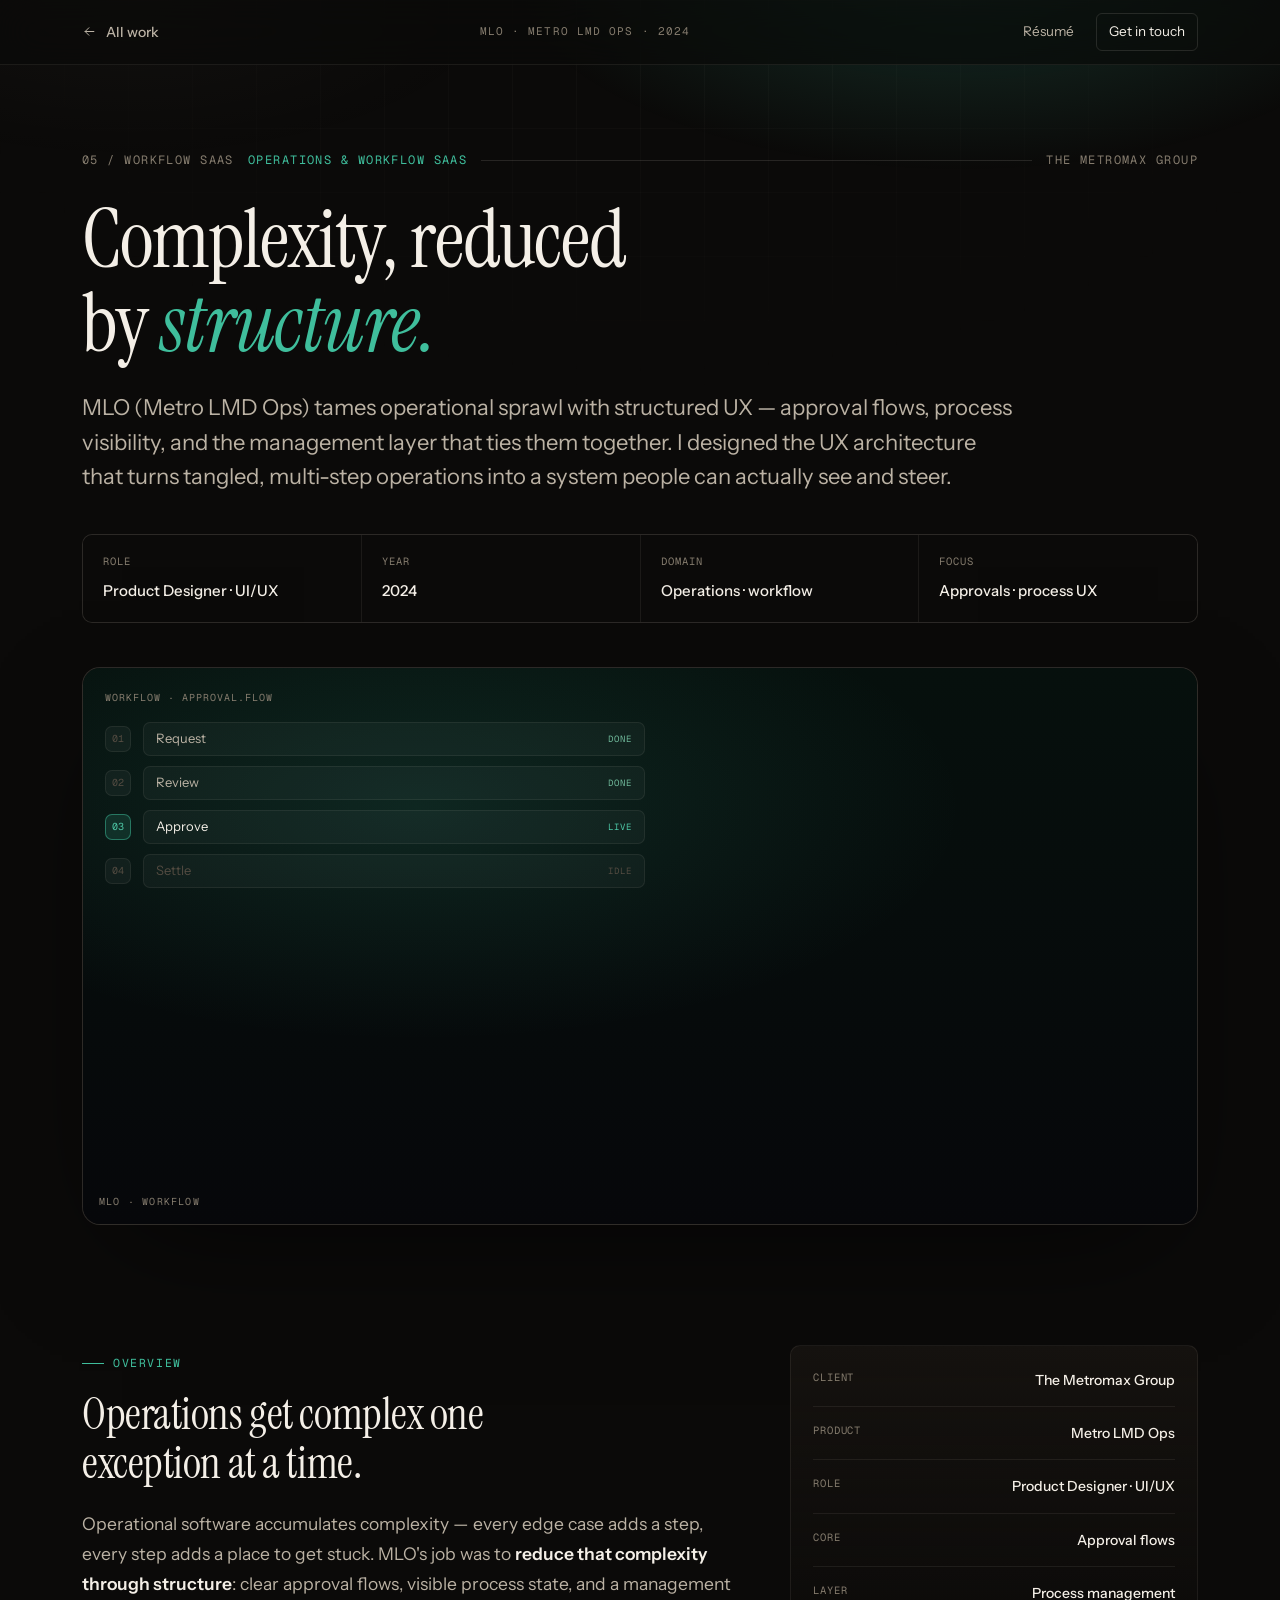
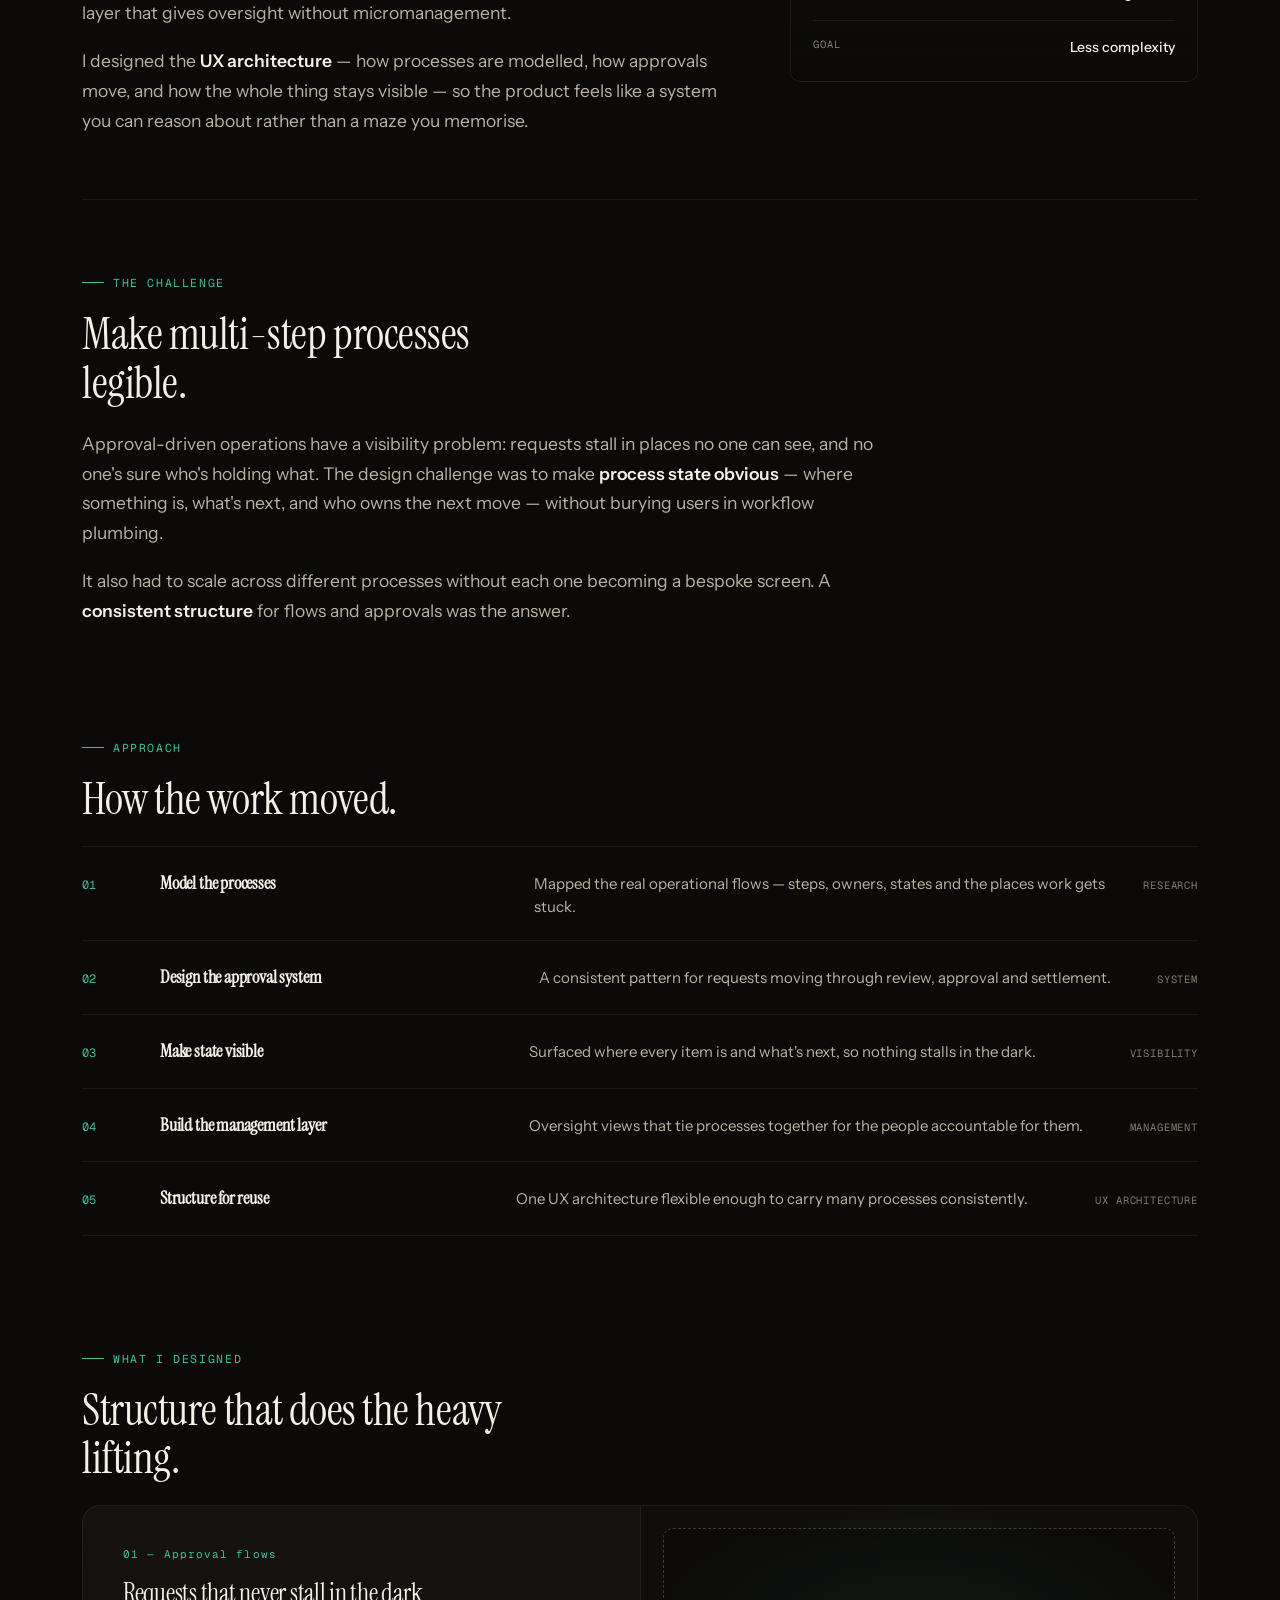
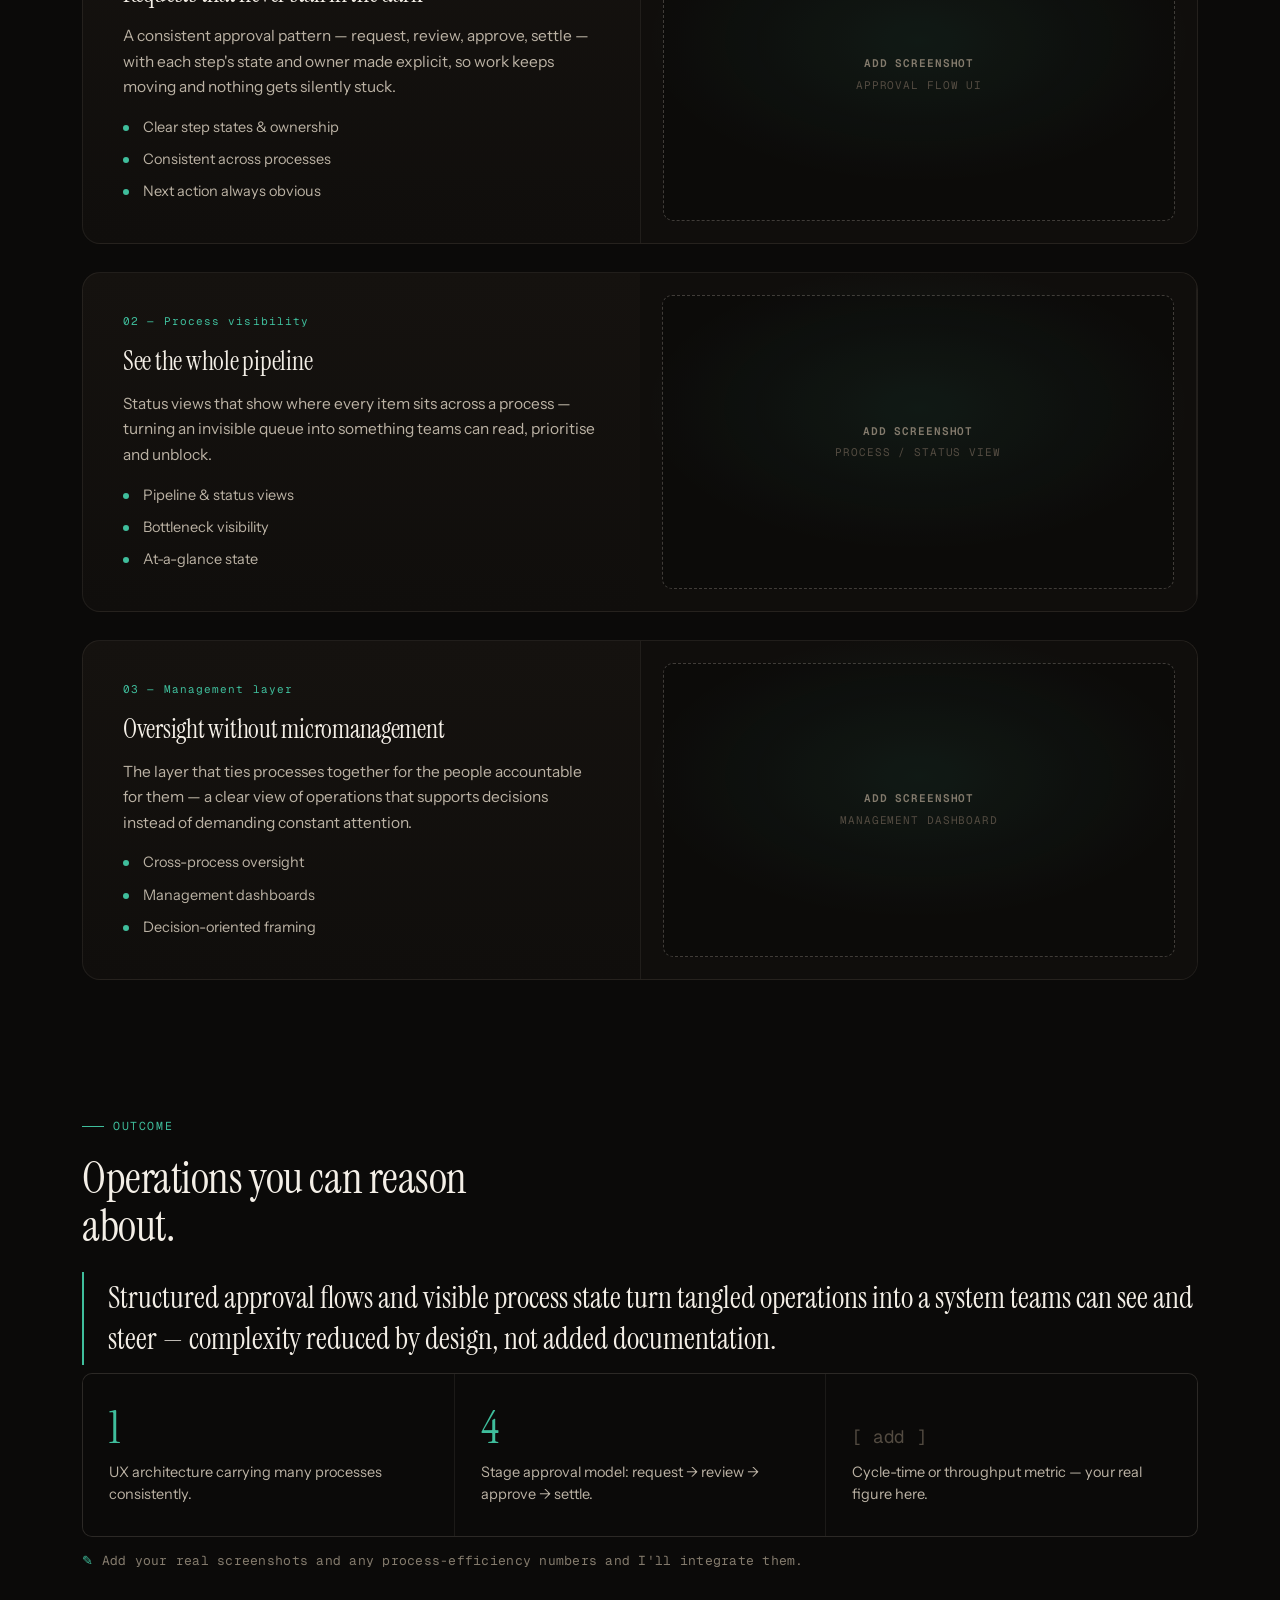
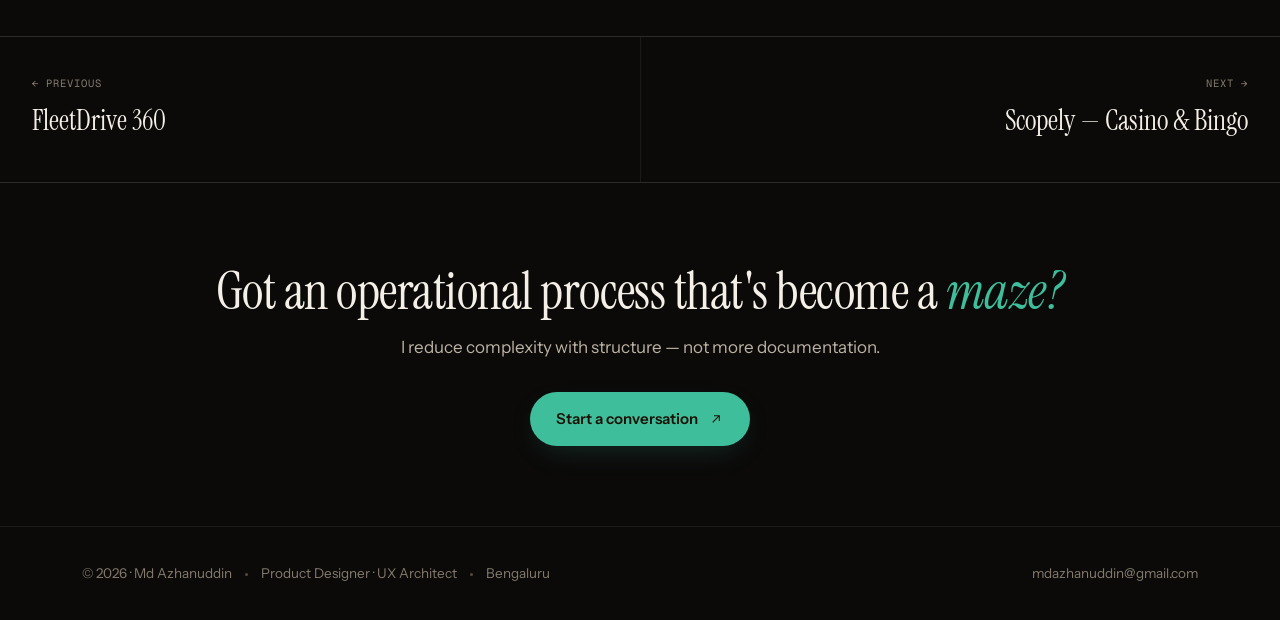
<file: mlo.html>
<!DOCTYPE html>
<html lang="en">
<head>
  <meta charset="utf-8">
  <meta name="viewport" content="width=device-width, initial-scale=1, viewport-fit=cover">
  <title>MLO — Case Study · Md Azhanuddin</title>
  <meta name="description" content="Metro LMD Ops (MLO): reducing operational complexity through structured UX — approval flows, process visibility and the management layer that ties them together. Product Designer · UI/UX, 2024.">
  <meta name="author" content="Md Azhanuddin">

  <meta property="og:type" content="article">
  <meta property="og:title" content="MLO — Operations & workflow SaaS">
  <meta property="og:description" content="Approval flows, process visibility and the management layer that reduces operational complexity.">
  <!-- <meta property="og:image" content="https://YOUR-DOMAIN/og/mlo.png"> -->
  <meta name="twitter:card" content="summary">
  <link rel="icon" href="data:image/svg+xml,%3Csvg xmlns='http://www.w3.org/2000/svg' viewBox='0 0 32 32'%3E%3Crect width='32' height='32' rx='7' fill='%230b0a09'/%3E%3Ctext x='16' y='22' font-family='Georgia,serif' font-size='17' fill='%23d9a85c' text-anchor='middle'%3EAz%3C/text%3E%3C/svg%3E">

  <link rel="preconnect" href="https://fonts.googleapis.com">
  <link rel="preconnect" href="https://fonts.gstatic.com" crossorigin>
  <link href="https://fonts.googleapis.com/css2?family=Instrument+Serif:ital@0;1&family=Instrument+Sans:wght@400;500;600&family=Geist+Mono:wght@400;500&display=swap" rel="stylesheet">
  <script>document.documentElement.classList.add('js');</script>
  <link rel="stylesheet" href="case-study.css">
  <style>
    body { --accent: #3fbe9c; --accent-2: #6fd3b6; --accent-soft: rgba(63,190,156,0.10); --accent-glow: rgba(63,190,156,0.22); }
  </style>
</head>
<body>
  <a class="skip-link" href="#main">Skip to content</a>

  <div id="cs-loader" aria-hidden="true">
    <div class="ldr-core">
      <span class="ldr-ring"></span>
      <span class="ldr-ring r2"></span>
      <span class="ldr-mark">Az<span>.</span></span>
    </div>
    <div class="ldr-foot">
      <div class="ldr-bar"><i></i></div>
      <div class="ldr-tag">Loading</div>
    </div>
  </div>

  <nav class="cs-nav">
    <div class="container cs-nav-inner">
      <a class="cs-back" href="index.html#work">
        <svg viewBox="0 0 24 24" fill="none" stroke="currentColor" stroke-width="1.6" stroke-linecap="round" stroke-linejoin="round"><path d="M19 12H5M11 18l-6-6 6-6"/></svg>
        All work
      </a>
      <span class="cs-nav-mid">MLO · Metro LMD Ops · 2024</span>
      <div class="cs-nav-actions">
        <a href="resume.html" target="_blank" rel="noopener">Résumé</a>
        <a class="cta" href="mailto:mdazhanuddin@gmail.com">Get in touch</a>
      </div>
    </div>
  </nav>

  <main id="main">
    <header class="cs-hero">
      <div class="container">
        <div class="cs-eyebrow">
          <span class="num">05 / Workflow SaaS</span>
          <span>Operations &amp; workflow SaaS</span>
          <span class="bar"></span>
          <span class="place">The Metromax Group</span>
        </div>

        <h1 class="cs-title">Complexity, reduced by <span class="accent">structure.</span></h1>

        <p class="cs-lead">
          MLO (Metro LMD Ops) tames operational sprawl with structured UX — approval flows, process visibility,
          and the management layer that ties them together. I designed the UX architecture that turns tangled,
          multi-step operations into a system people can actually see and steer.
        </p>

        <div class="cs-meta">
          <div class="item"><span class="label">Role</span><span class="value">Product Designer · UI/UX</span></div>
          <div class="item"><span class="label">Year</span><span class="value">2024</span></div>
          <div class="item"><span class="label">Domain</span><span class="value">Operations · workflow</span></div>
          <div class="item"><span class="label">Focus</span><span class="value">Approvals · process UX</span></div>
        </div>

        <div class="cs-visual">
          <div class="vis-fill" style="background:radial-gradient(ellipse 70% 60% at 30% 25%, rgba(63,190,156,0.14), transparent 70%), linear-gradient(180deg,#06100d,#06070a);position:absolute;inset:0;padding:22px;display:flex;flex-direction:column">
            <div style="font-family:var(--font-mono);font-size:10px;color:var(--text-muted);text-transform:uppercase;letter-spacing:0.1em;margin-bottom:16px">workflow · approval.flow</div>
            <div style="display:flex;flex-direction:column;gap:10px;max-width:540px">
              <div style="display:flex;align-items:center;gap:12px">
                <span style="width:26px;height:26px;border-radius:7px;display:grid;place-items:center;font-family:var(--font-mono);font-size:10px;background:rgba(255,255,255,0.04);border:1px solid var(--border);color:var(--text-dim)">01</span>
                <div style="flex:1;height:34px;border-radius:7px;background:rgba(255,255,255,0.03);border:1px solid var(--border);display:flex;align-items:center;padding:0 12px;font-size:13px;color:var(--text-2);justify-content:space-between"><span>Request</span><span style="font-family:var(--font-mono);font-size:9px;text-transform:uppercase;letter-spacing:0.1em;color:var(--pos)">done</span></div>
              </div>
              <div style="display:flex;align-items:center;gap:12px">
                <span style="width:26px;height:26px;border-radius:7px;display:grid;place-items:center;font-family:var(--font-mono);font-size:10px;background:rgba(255,255,255,0.04);border:1px solid var(--border);color:var(--text-dim)">02</span>
                <div style="flex:1;height:34px;border-radius:7px;background:rgba(255,255,255,0.03);border:1px solid var(--border);display:flex;align-items:center;padding:0 12px;font-size:13px;color:var(--text-2);justify-content:space-between"><span>Review</span><span style="font-family:var(--font-mono);font-size:9px;text-transform:uppercase;letter-spacing:0.1em;color:var(--pos)">done</span></div>
              </div>
              <div style="display:flex;align-items:center;gap:12px">
                <span style="width:26px;height:26px;border-radius:7px;display:grid;place-items:center;font-family:var(--font-mono);font-size:10px;background:rgba(63,190,156,0.15);border:1px solid rgba(63,190,156,0.5);color:#4ec8a7">03</span>
                <div style="flex:1;height:34px;border-radius:7px;background:rgba(255,255,255,0.03);border:1px solid var(--border);display:flex;align-items:center;padding:0 12px;font-size:13px;color:var(--text);justify-content:space-between"><span>Approve</span><span style="font-family:var(--font-mono);font-size:9px;text-transform:uppercase;letter-spacing:0.1em;color:#4ec8a7">live</span></div>
              </div>
              <div style="display:flex;align-items:center;gap:12px">
                <span style="width:26px;height:26px;border-radius:7px;display:grid;place-items:center;font-family:var(--font-mono);font-size:10px;background:rgba(255,255,255,0.04);border:1px solid var(--border);color:var(--text-dim)">04</span>
                <div style="flex:1;height:34px;border-radius:7px;background:rgba(255,255,255,0.03);border:1px solid var(--border);display:flex;align-items:center;padding:0 12px;font-size:13px;color:var(--text-dim);justify-content:space-between"><span>Settle</span><span style="font-family:var(--font-mono);font-size:9px;text-transform:uppercase;letter-spacing:0.1em;color:var(--text-dim)">idle</span></div>
              </div>
            </div>
          </div>
          <span class="vis-tag">mlo · workflow</span>
        </div>
      </div>
    </header>

    <section class="section">
      <div class="container split">
        <div>
          <div class="kicker reveal">Overview</div>
          <h2 class="head reveal">Operations get complex one exception at a time.</h2>
          <div class="prose reveal">
            <p>
              Operational software accumulates complexity — every edge case adds a step, every step adds a place
              to get stuck. MLO's job was to <strong>reduce that complexity through structure</strong>: clear
              approval flows, visible process state, and a management layer that gives oversight without micromanagement.
            </p>
            <p>
              I designed the <strong>UX architecture</strong> — how processes are modelled, how approvals move,
              and how the whole thing stays visible — so the product feels like a system you can reason about rather
              than a maze you memorise.
            </p>
          </div>
        </div>
        <aside class="facts reveal">
          <div class="frow"><span class="fk">Client</span><span class="fv">The Metromax Group</span></div>
          <div class="frow"><span class="fk">Product</span><span class="fv">Metro LMD Ops</span></div>
          <div class="frow"><span class="fk">Role</span><span class="fv">Product Designer · UI/UX</span></div>
          <div class="frow"><span class="fk">Core</span><span class="fv">Approval flows</span></div>
          <div class="frow"><span class="fk">Layer</span><span class="fv">Process management</span></div>
          <div class="frow"><span class="fk">Goal</span><span class="fv">Less complexity</span></div>
        </aside>
      </div>
    </section>

    <div class="container"><div class="section-divider"></div></div>

    <section class="section">
      <div class="container">
        <div class="kicker reveal">The challenge</div>
        <h2 class="head reveal">Make multi-step processes legible.</h2>
        <div class="prose reveal" style="max-width:72ch">
          <p>
            Approval-driven operations have a visibility problem: requests stall in places no one can see, and no
            one's sure who's holding what. The design challenge was to make <strong>process state obvious</strong> —
            where something is, what's next, and who owns the next move — without burying users in workflow plumbing.
          </p>
          <p>
            It also had to scale across different processes without each one becoming a bespoke screen. A
            <strong>consistent structure</strong> for flows and approvals was the answer.
          </p>
        </div>
      </div>
    </section>

    <section class="section tight">
      <div class="container">
        <div class="kicker reveal">Approach</div>
        <h2 class="head reveal">How the work moved.</h2>
        <div class="ledger reveal">
          <div class="lrow"><span class="lnum">01</span><span class="lname">Model the processes</span><span class="ldesc">Mapped the real operational flows — steps, owners, states and the places work gets stuck.</span><span class="lout">Research</span></div>
          <div class="lrow"><span class="lnum">02</span><span class="lname">Design the approval system</span><span class="ldesc">A consistent pattern for requests moving through review, approval and settlement.</span><span class="lout">System</span></div>
          <div class="lrow"><span class="lnum">03</span><span class="lname">Make state visible</span><span class="ldesc">Surfaced where every item is and what's next, so nothing stalls in the dark.</span><span class="lout">Visibility</span></div>
          <div class="lrow"><span class="lnum">04</span><span class="lname">Build the management layer</span><span class="ldesc">Oversight views that tie processes together for the people accountable for them.</span><span class="lout">Management</span></div>
          <div class="lrow"><span class="lnum">05</span><span class="lname">Structure for reuse</span><span class="ldesc">One UX architecture flexible enough to carry many processes consistently.</span><span class="lout">UX architecture</span></div>
        </div>
      </div>
    </section>

    <section class="section">
      <div class="container">
        <div class="kicker reveal">What I designed</div>
        <h2 class="head reveal">Structure that does the heavy lifting.</h2>
        <div class="solutions">

          <article class="sol reveal">
            <div class="sol-body">
              <span class="sol-idx">01 — Approval flows</span>
              <h3>Requests that never stall in the dark</h3>
              <p>A consistent approval pattern — request, review, approve, settle — with each step's state and owner made explicit, so work keeps moving and nothing gets silently stuck.</p>
              <ul>
                <li>Clear step states &amp; ownership</li>
                <li>Consistent across processes</li>
                <li>Next action always obvious</li>
              </ul>
            </div>
            <div class="sol-media"><div class="shot"><span class="ph"><b>Add screenshot</b>Approval flow UI</span></div></div>
          </article>

          <article class="sol reveal">
            <div class="sol-body">
              <span class="sol-idx">02 — Process visibility</span>
              <h3>See the whole pipeline</h3>
              <p>Status views that show where every item sits across a process — turning an invisible queue into something teams can read, prioritise and unblock.</p>
              <ul>
                <li>Pipeline &amp; status views</li>
                <li>Bottleneck visibility</li>
                <li>At-a-glance state</li>
              </ul>
            </div>
            <div class="sol-media"><div class="shot"><span class="ph"><b>Add screenshot</b>Process / status view</span></div></div>
          </article>

          <article class="sol reveal">
            <div class="sol-body">
              <span class="sol-idx">03 — Management layer</span>
              <h3>Oversight without micromanagement</h3>
              <p>The layer that ties processes together for the people accountable for them — a clear view of operations that supports decisions instead of demanding constant attention.</p>
              <ul>
                <li>Cross-process oversight</li>
                <li>Management dashboards</li>
                <li>Decision-oriented framing</li>
              </ul>
            </div>
            <div class="sol-media"><div class="shot"><span class="ph"><b>Add screenshot</b>Management dashboard</span></div></div>
          </article>

        </div>
      </div>
    </section>

    <section class="section">
      <div class="container">
        <div class="kicker reveal">Outcome</div>
        <h2 class="head reveal">Operations you can reason about.</h2>
        <p class="callout reveal">
          Structured approval flows and visible process state turn tangled operations into a system
          teams can see and steer — complexity reduced by design, not added documentation.
        </p>
        <div class="impact reveal">
          <div class="cell"><div class="fig">1</div><div class="desc">UX architecture carrying many processes consistently.</div></div>
          <div class="cell"><div class="fig">4</div><div class="desc">Stage approval model: request → review → approve → settle.</div></div>
          <div class="cell"><div class="fig"><span class="ph">[ add ]</span></div><div class="desc">Cycle-time or throughput metric — your real figure here.</div></div>
        </div>
        <p class="fill-note reveal">Add your real screenshots and any process-efficiency numbers and I'll integrate them.</p>
      </div>
    </section>

    <nav class="pager" aria-label="More work">
      <a class="prev" href="fleetdrive.html">
        <div class="inner"><span class="pl">← Previous</span><span class="pt">FleetDrive 360</span></div>
      </a>
      <a class="next" href="scopely.html">
        <div class="inner"><span class="pl">Next →</span><span class="pt">Scopely — Casino &amp; Bingo</span></div>
      </a>
    </nav>

    <section class="cs-cta">
      <div class="container">
        <h2>Got an operational process that's become a <em>maze?</em></h2>
        <p>I reduce complexity with structure — not more documentation.</p>
        <a class="btn primary" href="mailto:mdazhanuddin@gmail.com">
          Start a conversation
          <svg viewBox="0 0 24 24" fill="none" stroke="currentColor" stroke-width="1.6"><path d="M7 17 L17 7 M9 7 H17 V15"/></svg>
        </a>
      </div>
    </section>
  </main>

  <footer class="cs-footer">
    <div class="container cs-footer-inner">
      <div>© 2026 · Md Azhanuddin <span class="dot"></span> Product Designer · UX Architect <span class="dot"></span> Bengaluru</div>
      <div><a href="mailto:mdazhanuddin@gmail.com">mdazhanuddin@gmail.com</a></div>
    </div>
  </footer>

  <script>
    const io = new IntersectionObserver((entries) => {
      entries.forEach((e) => { if (e.isIntersecting) { e.target.classList.add('in'); io.unobserve(e.target); } });
    }, { threshold: 0.12 });
    document.querySelectorAll('.reveal').forEach((el) => io.observe(el));
  </script>
</body>
</html>
</file>
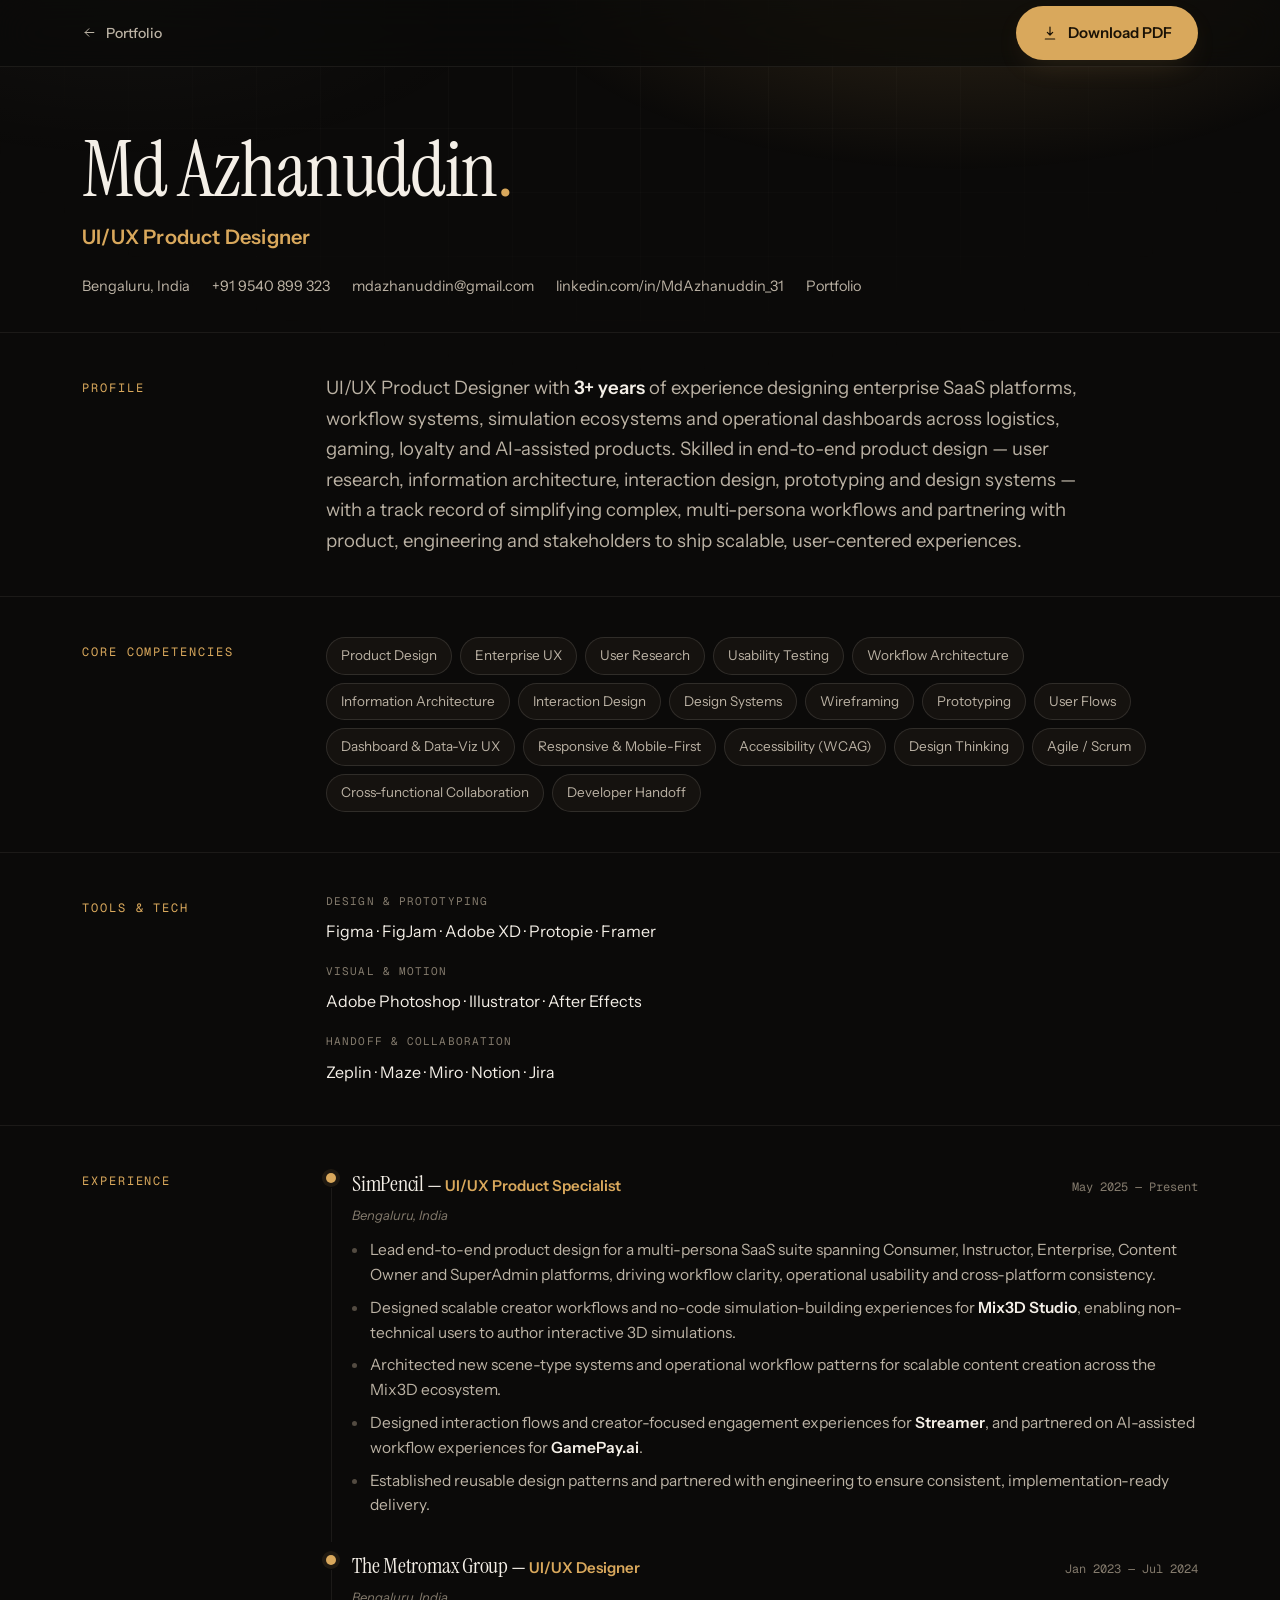
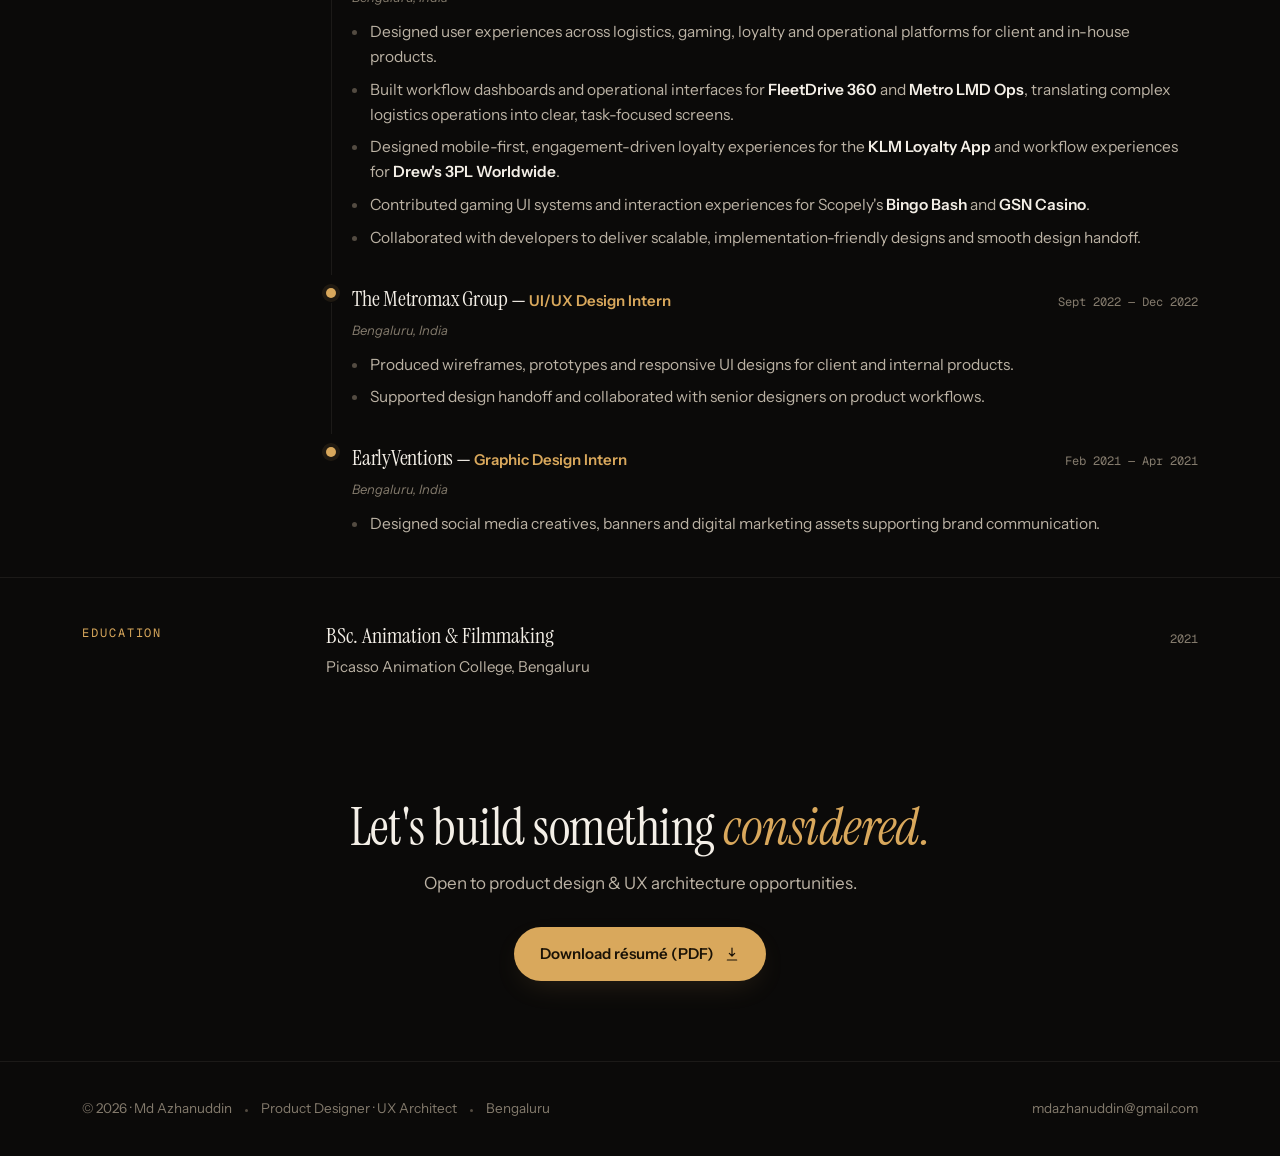
<file: resume.html>
<!DOCTYPE html>
<html lang="en">
<head>
  <meta charset="utf-8">
  <meta name="viewport" content="width=device-width, initial-scale=1, viewport-fit=cover">
  <title>Résumé — Md Azhanuddin · UI/UX Product Designer</title>
  <meta name="description" content="Résumé of Md Azhanuddin — UI/UX Product Designer with 3+ years across enterprise SaaS, simulation ecosystems, operational dashboards, logistics, gaming and AI-assisted products.">
  <meta name="author" content="Md Azhanuddin">

  <meta property="og:type" content="profile">
  <meta property="og:title" content="Md Azhanuddin — UI/UX Product Designer · Résumé">
  <meta property="og:description" content="3+ years designing enterprise SaaS, simulation platforms, operational dashboards and AI-assisted products.">
  <meta name="twitter:card" content="summary">
  <link rel="icon" href="data:image/svg+xml,%3Csvg xmlns='http://www.w3.org/2000/svg' viewBox='0 0 32 32'%3E%3Crect width='32' height='32' rx='7' fill='%230b0a09'/%3E%3Ctext x='16' y='22' font-family='Georgia,serif' font-size='17' fill='%23d9a85c' text-anchor='middle'%3EAz%3C/text%3E%3C/svg%3E">

  <link rel="preconnect" href="https://fonts.googleapis.com">
  <link rel="preconnect" href="https://fonts.gstatic.com" crossorigin>
  <link href="https://fonts.googleapis.com/css2?family=Instrument+Serif:ital@0;1&family=Instrument+Sans:wght@400;500;600&family=Geist+Mono:wght@400;500&display=swap" rel="stylesheet">
  <script>document.documentElement.classList.add('js');</script>
  <link rel="stylesheet" href="case-study.css">
  <style>
    /* Résumé-specific layout, built on the shared theme tokens */
    .rz-top {
      position: sticky; top: 0; z-index: 100;
      backdrop-filter: blur(18px) saturate(140%);
      -webkit-backdrop-filter: blur(18px) saturate(140%);
      background: color-mix(in srgb, var(--bg) 72%, transparent);
      border-bottom: 1px solid var(--border);
    }
    .rz-top-inner { display: flex; align-items: center; justify-content: space-between; height: 66px; gap: 16px; }
    .rz-dl { box-shadow: 0 10px 30px -12px var(--accent-glow); }
    .rz-dl svg { width: 16px; height: 16px; }

    .rz-hero { padding: 64px 0 34px; }
    .rz-name {
      font-family: var(--font-display); font-weight: 400;
      font-size: clamp(44px, 7vw, 78px); line-height: 1; letter-spacing: -0.015em; margin-bottom: 12px;
    }
    .rz-name .dot { color: var(--accent); }
    .rz-role { font-size: clamp(16px, 2vw, 20px); color: var(--accent); font-weight: 600; letter-spacing: 0.01em; margin-bottom: 22px; }
    .rz-contact { display: flex; flex-wrap: wrap; gap: 10px 22px; font-size: 14.5px; color: var(--text-2); }
    .rz-contact a { display: inline-flex; align-items: center; gap: 7px; transition: color 0.2s; }
    .rz-contact a:hover { color: var(--accent); }

    .rz-sec { padding: 40px 0; border-top: 1px solid var(--border); }
    .rz-grid { display: grid; grid-template-columns: 200px 1fr; gap: 44px; align-items: start; }
    .rz-h {
      font-family: var(--font-mono); font-size: 12px; letter-spacing: 0.16em; text-transform: uppercase;
      color: var(--accent); padding-top: 6px;
    }
    .rz-summary { font-size: 18.5px; line-height: 1.65; color: var(--text-2); max-width: 64ch; }
    .rz-summary strong { color: var(--text); font-weight: 600; }

    .rz-tags { display: flex; flex-wrap: wrap; gap: 8px; }
    .rz-tag {
      font-size: 13.5px; color: var(--text-2); padding: 7px 14px;
      border: 1px solid var(--border-strong); border-radius: 999px; background: var(--surface);
      transition: border-color 0.2s, color 0.2s;
    }
    .rz-tag:hover { border-color: var(--accent); color: var(--accent); }

    .rz-tools { display: grid; gap: 18px; }
    .rz-tools .grp .gl { font-family: var(--font-mono); font-size: 11px; letter-spacing: 0.1em; text-transform: uppercase; color: var(--text-muted); margin-bottom: 9px; }
    .rz-tools .grp .gv { font-size: 16px; color: var(--text); }

    .rz-jobs { display: grid; gap: 30px; }
    .rz-job { position: relative; padding-left: 26px; }
    .rz-job::before { content: ""; position: absolute; left: 0; top: 7px; width: 10px; height: 10px; border-radius: 50%; background: var(--accent); box-shadow: 0 0 0 4px var(--accent-soft); }
    .rz-job::after { content: ""; position: absolute; left: 4.5px; top: 22px; bottom: -24px; width: 1px; background: var(--border); }
    .rz-job:last-child::after { display: none; }
    .rz-job-head { display: flex; flex-wrap: wrap; align-items: baseline; justify-content: space-between; gap: 6px 16px; margin-bottom: 4px; }
    .rz-job-co { font-family: var(--font-display); font-size: 22px; color: var(--text); letter-spacing: -0.01em; }
    .rz-job-role { color: var(--accent); font-weight: 600; font-size: 15px; }
    .rz-job-date { font-family: var(--font-mono); font-size: 12px; color: var(--text-muted); white-space: nowrap; }
    .rz-job-loc { font-size: 13px; color: var(--text-muted); font-style: italic; margin-bottom: 12px; }
    .rz-job ul { list-style: none; display: grid; gap: 8px; }
    .rz-job li { position: relative; padding-left: 18px; font-size: 15.5px; line-height: 1.6; color: var(--text-2); }
    .rz-job li::before { content: ""; position: absolute; left: 0; top: 10px; width: 5px; height: 5px; border-radius: 50%; background: var(--text-dim); }
    .rz-job li strong { color: var(--text); font-weight: 600; }

    .rz-edu-deg { font-family: var(--font-display); font-size: 22px; color: var(--text); }
    .rz-edu-school { color: var(--text-2); font-size: 15px; margin-top: 2px; }
    .rz-edu-year { font-family: var(--font-mono); font-size: 12px; color: var(--text-muted); }

    @media (max-width: 820px) {
      .rz-grid { grid-template-columns: 1fr; gap: 16px; }
      .rz-h { padding-top: 0; }
    }
    @media (max-width: 560px) {
      .rz-top-inner { height: 60px; }
      .rz-dl span.lbl { display: none; }
    }
    @media print {
      .rz-top, #cs-loader, body::before, body::after { display: none !important; }
      body { background: #fff; }
      body, .rz-summary, .rz-summary strong, .rz-contact, .rz-contact a, .rz-tag,
      .rz-tools .gv, .rz-job-co, .rz-job li, .rz-job li strong, .rz-edu-deg,
      .rz-edu-school, .cs-footer-inner, .cs-footer a { color: #111 !important; }
      .rz-tag { border-color: #bbb !important; }
    }
  </style>
</head>
<body>
  <a class="skip-link" href="#rz-main">Skip to content</a>

  <div id="cs-loader" aria-hidden="true">
    <div class="ldr-core">
      <span class="ldr-ring"></span>
      <span class="ldr-ring r2"></span>
      <span class="ldr-mark">Az<span>.</span></span>
    </div>
    <div class="ldr-foot">
      <div class="ldr-bar"><i></i></div>
      <div class="ldr-tag">Loading</div>
    </div>
  </div>

  <!-- Top bar with download button -->
  <header class="rz-top">
    <div class="container rz-top-inner">
      <a class="cs-back" href="index.html">
        <svg viewBox="0 0 24 24" fill="none" stroke="currentColor" stroke-width="1.6" stroke-linecap="round" stroke-linejoin="round"><path d="M19 12H5M11 18l-6-6 6-6"/></svg>
        Portfolio
      </a>
      <a class="btn primary rz-dl" href="MD-Azhanuddin-Resume.pdf" download>
        <svg viewBox="0 0 24 24" fill="none" stroke="currentColor" stroke-width="1.8" stroke-linecap="round" stroke-linejoin="round"><path d="M12 3v12m0 0l-4-4m4 4l4-4M5 21h14"/></svg>
        <span class="lbl">Download PDF</span>
      </a>
    </div>
  </header>

  <main id="rz-main">
    <!-- Hero -->
    <section class="rz-hero">
      <div class="container">
        <h1 class="rz-name">Md Azhanuddin<span class="dot">.</span></h1>
        <div class="rz-role">UI/UX Product Designer</div>
        <div class="rz-contact">
          <span>Bengaluru, India</span>
          <a href="tel:+919540899323">+91 9540 899 323</a>
          <a href="mailto:mdazhanuddin@gmail.com">mdazhanuddin@gmail.com</a>
          <a href="https://linkedin.com/in/MdAzhanuddin_31" target="_blank" rel="noopener">linkedin.com/in/MdAzhanuddin_31</a>
          <a href="index.html">Portfolio</a>
        </div>
      </div>
    </section>

    <!-- Summary -->
    <section class="rz-sec">
      <div class="container rz-grid">
        <div class="rz-h reveal">Profile</div>
        <p class="rz-summary reveal">
          UI/UX Product Designer with <strong>3+ years</strong> of experience designing enterprise SaaS platforms,
          workflow systems, simulation ecosystems and operational dashboards across logistics, gaming, loyalty and
          AI-assisted products. Skilled in end-to-end product design &mdash; user research, information architecture,
          interaction design, prototyping and design systems &mdash; with a track record of simplifying complex,
          multi-persona workflows and partnering with product, engineering and stakeholders to ship scalable,
          user-centered experiences.
        </p>
      </div>
    </section>

    <!-- Competencies -->
    <section class="rz-sec">
      <div class="container rz-grid">
        <div class="rz-h reveal">Core Competencies</div>
        <div class="rz-tags reveal">
          <span class="rz-tag">Product Design</span>
          <span class="rz-tag">Enterprise UX</span>
          <span class="rz-tag">User Research</span>
          <span class="rz-tag">Usability Testing</span>
          <span class="rz-tag">Workflow Architecture</span>
          <span class="rz-tag">Information Architecture</span>
          <span class="rz-tag">Interaction Design</span>
          <span class="rz-tag">Design Systems</span>
          <span class="rz-tag">Wireframing</span>
          <span class="rz-tag">Prototyping</span>
          <span class="rz-tag">User Flows</span>
          <span class="rz-tag">Dashboard &amp; Data-Viz UX</span>
          <span class="rz-tag">Responsive &amp; Mobile-First</span>
          <span class="rz-tag">Accessibility (WCAG)</span>
          <span class="rz-tag">Design Thinking</span>
          <span class="rz-tag">Agile / Scrum</span>
          <span class="rz-tag">Cross-functional Collaboration</span>
          <span class="rz-tag">Developer Handoff</span>
        </div>
      </div>
    </section>

    <!-- Tools -->
    <section class="rz-sec">
      <div class="container rz-grid">
        <div class="rz-h reveal">Tools &amp; Tech</div>
        <div class="rz-tools reveal">
          <div class="grp"><div class="gl">Design &amp; Prototyping</div><div class="gv">Figma · FigJam · Adobe XD · Protopie · Framer</div></div>
          <div class="grp"><div class="gl">Visual &amp; Motion</div><div class="gv">Adobe Photoshop · Illustrator · After Effects</div></div>
          <div class="grp"><div class="gl">Handoff &amp; Collaboration</div><div class="gv">Zeplin · Maze · Miro · Notion · Jira</div></div>
        </div>
      </div>
    </section>

    <!-- Experience -->
    <section class="rz-sec">
      <div class="container rz-grid">
        <div class="rz-h reveal">Experience</div>
        <div class="rz-jobs">

          <div class="rz-job reveal">
            <div class="rz-job-head">
              <span><span class="rz-job-co">SimPencil</span> &mdash; <span class="rz-job-role">UI/UX Product Specialist</span></span>
              <span class="rz-job-date">May 2025 — Present</span>
            </div>
            <div class="rz-job-loc">Bengaluru, India</div>
            <ul>
              <li>Lead end-to-end product design for a multi-persona SaaS suite spanning Consumer, Instructor, Enterprise, Content Owner and SuperAdmin platforms, driving workflow clarity, operational usability and cross-platform consistency.</li>
              <li>Designed scalable creator workflows and no-code simulation-building experiences for <strong>Mix3D Studio</strong>, enabling non-technical users to author interactive 3D simulations.</li>
              <li>Architected new scene-type systems and operational workflow patterns for scalable content creation across the Mix3D ecosystem.</li>
              <li>Designed interaction flows and creator-focused engagement experiences for <strong>Streamer</strong>, and partnered on AI-assisted workflow experiences for <strong>GamePay.ai</strong>.</li>
              <li>Established reusable design patterns and partnered with engineering to ensure consistent, implementation-ready delivery.</li>
            </ul>
          </div>

          <div class="rz-job reveal">
            <div class="rz-job-head">
              <span><span class="rz-job-co">The Metromax Group</span> &mdash; <span class="rz-job-role">UI/UX Designer</span></span>
              <span class="rz-job-date">Jan 2023 — Jul 2024</span>
            </div>
            <div class="rz-job-loc">Bengaluru, India</div>
            <ul>
              <li>Designed user experiences across logistics, gaming, loyalty and operational platforms for client and in-house products.</li>
              <li>Built workflow dashboards and operational interfaces for <strong>FleetDrive 360</strong> and <strong>Metro LMD Ops</strong>, translating complex logistics operations into clear, task-focused screens.</li>
              <li>Designed mobile-first, engagement-driven loyalty experiences for the <strong>KLM Loyalty App</strong> and workflow experiences for <strong>Drew's 3PL Worldwide</strong>.</li>
              <li>Contributed gaming UI systems and interaction experiences for Scopely's <strong>Bingo Bash</strong> and <strong>GSN Casino</strong>.</li>
              <li>Collaborated with developers to deliver scalable, implementation-friendly designs and smooth design handoff.</li>
            </ul>
          </div>

          <div class="rz-job reveal">
            <div class="rz-job-head">
              <span><span class="rz-job-co">The Metromax Group</span> &mdash; <span class="rz-job-role">UI/UX Design Intern</span></span>
              <span class="rz-job-date">Sept 2022 — Dec 2022</span>
            </div>
            <div class="rz-job-loc">Bengaluru, India</div>
            <ul>
              <li>Produced wireframes, prototypes and responsive UI designs for client and internal products.</li>
              <li>Supported design handoff and collaborated with senior designers on product workflows.</li>
            </ul>
          </div>

          <div class="rz-job reveal">
            <div class="rz-job-head">
              <span><span class="rz-job-co">EarlyVentions</span> &mdash; <span class="rz-job-role">Graphic Design Intern</span></span>
              <span class="rz-job-date">Feb 2021 — Apr 2021</span>
            </div>
            <div class="rz-job-loc">Bengaluru, India</div>
            <ul>
              <li>Designed social media creatives, banners and digital marketing assets supporting brand communication.</li>
            </ul>
          </div>

        </div>
      </div>
    </section>

    <!-- Education -->
    <section class="rz-sec">
      <div class="container rz-grid">
        <div class="rz-h reveal">Education</div>
        <div class="reveal">
          <div class="rz-job-head" style="margin-bottom:2px">
            <span class="rz-edu-deg">BSc. Animation &amp; Filmmaking</span>
            <span class="rz-edu-year">2021</span>
          </div>
          <div class="rz-edu-school">Picasso Animation College, Bengaluru</div>
        </div>
      </div>
    </section>

    <!-- CTA -->
    <section class="cs-cta">
      <div class="container">
        <h2>Let's build something <em>considered.</em></h2>
        <p>Open to product design &amp; UX architecture opportunities.</p>
        <a class="btn primary" href="MD-Azhanuddin-Resume.pdf" download>
          Download résumé (PDF)
          <svg viewBox="0 0 24 24" fill="none" stroke="currentColor" stroke-width="1.8" stroke-linecap="round" stroke-linejoin="round"><path d="M12 3v12m0 0l-4-4m4 4l4-4M5 21h14"/></svg>
        </a>
      </div>
    </section>
  </main>

  <footer class="cs-footer">
    <div class="container cs-footer-inner">
      <div>© 2026 · Md Azhanuddin <span class="dot"></span> Product Designer · UX Architect <span class="dot"></span> Bengaluru</div>
      <div><a href="mailto:mdazhanuddin@gmail.com">mdazhanuddin@gmail.com</a></div>
    </div>
  </footer>

  <script>
    const io = new IntersectionObserver((entries) => {
      entries.forEach((e) => { if (e.isIntersecting) { e.target.classList.add('in'); io.unobserve(e.target); } });
    }, { threshold: 0.1 });
    document.querySelectorAll('.reveal').forEach((el) => io.observe(el));
  </script>
</body>
</html>
</file>
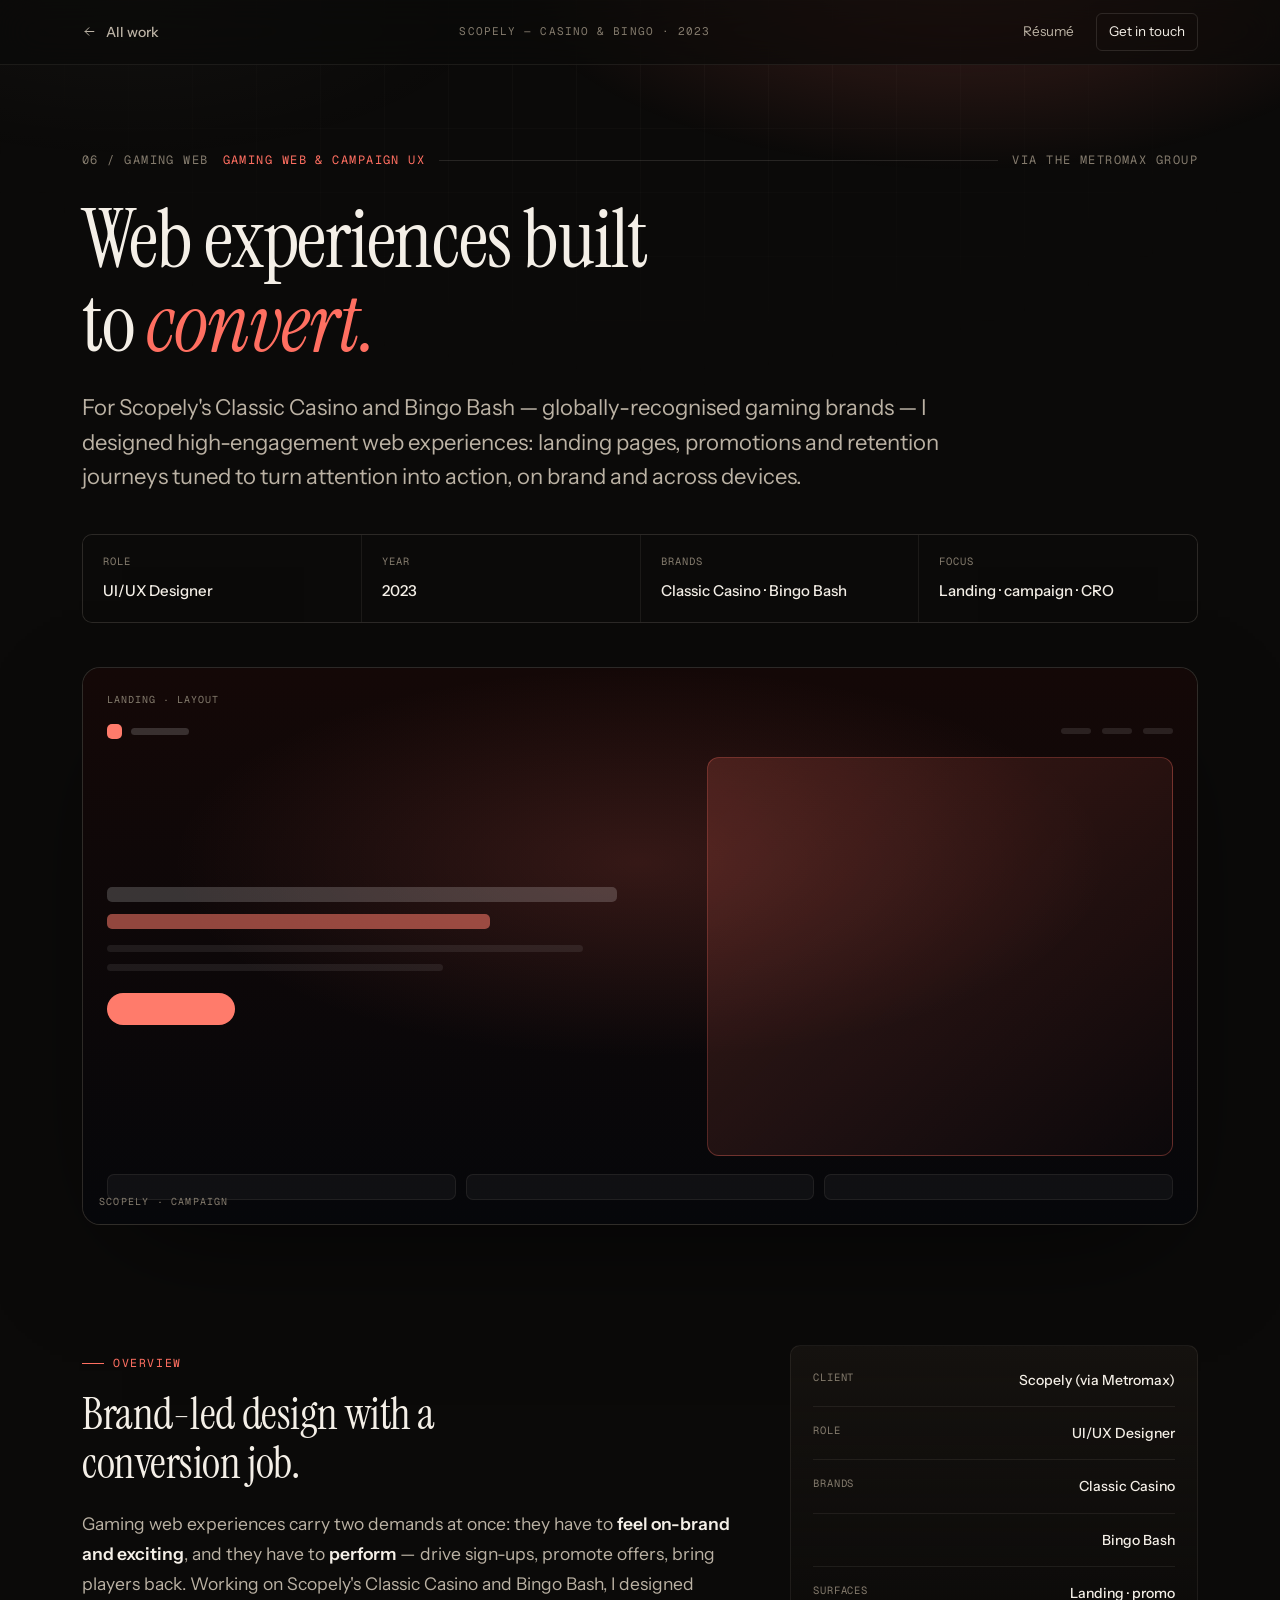
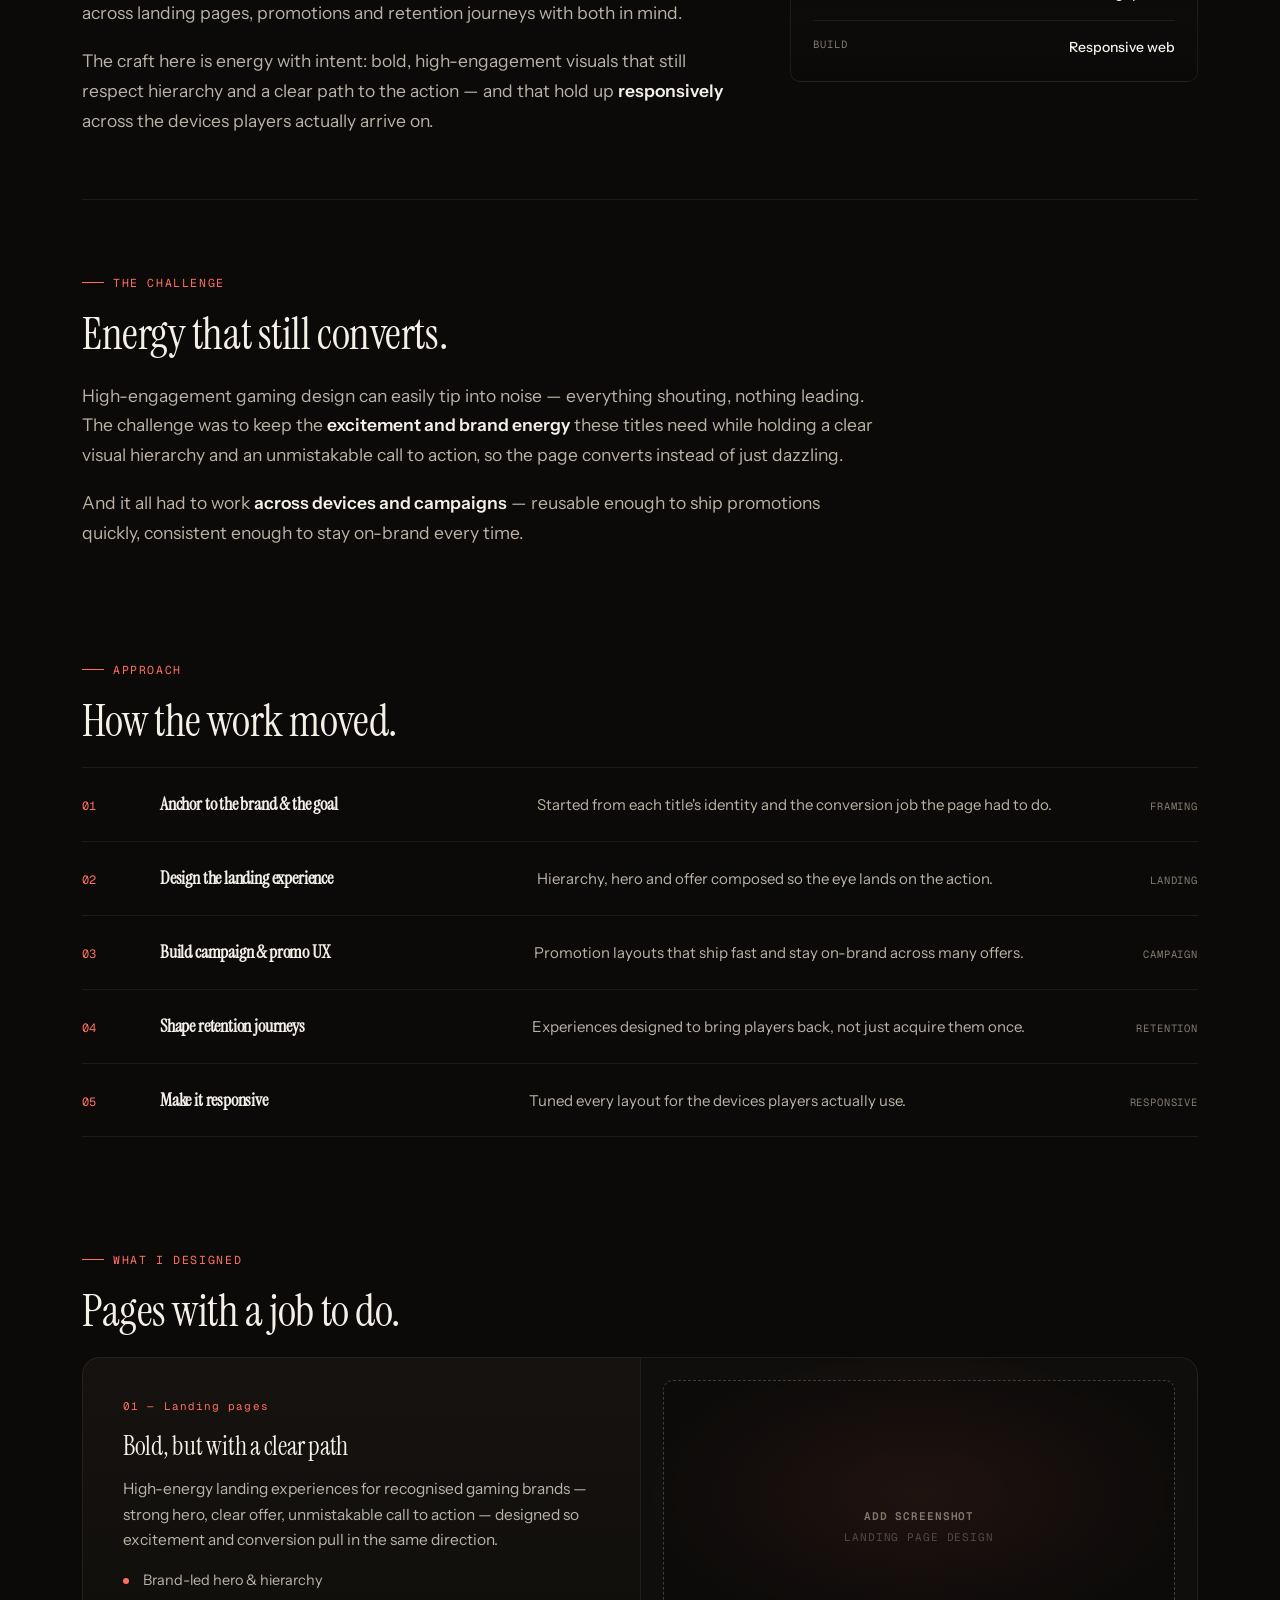
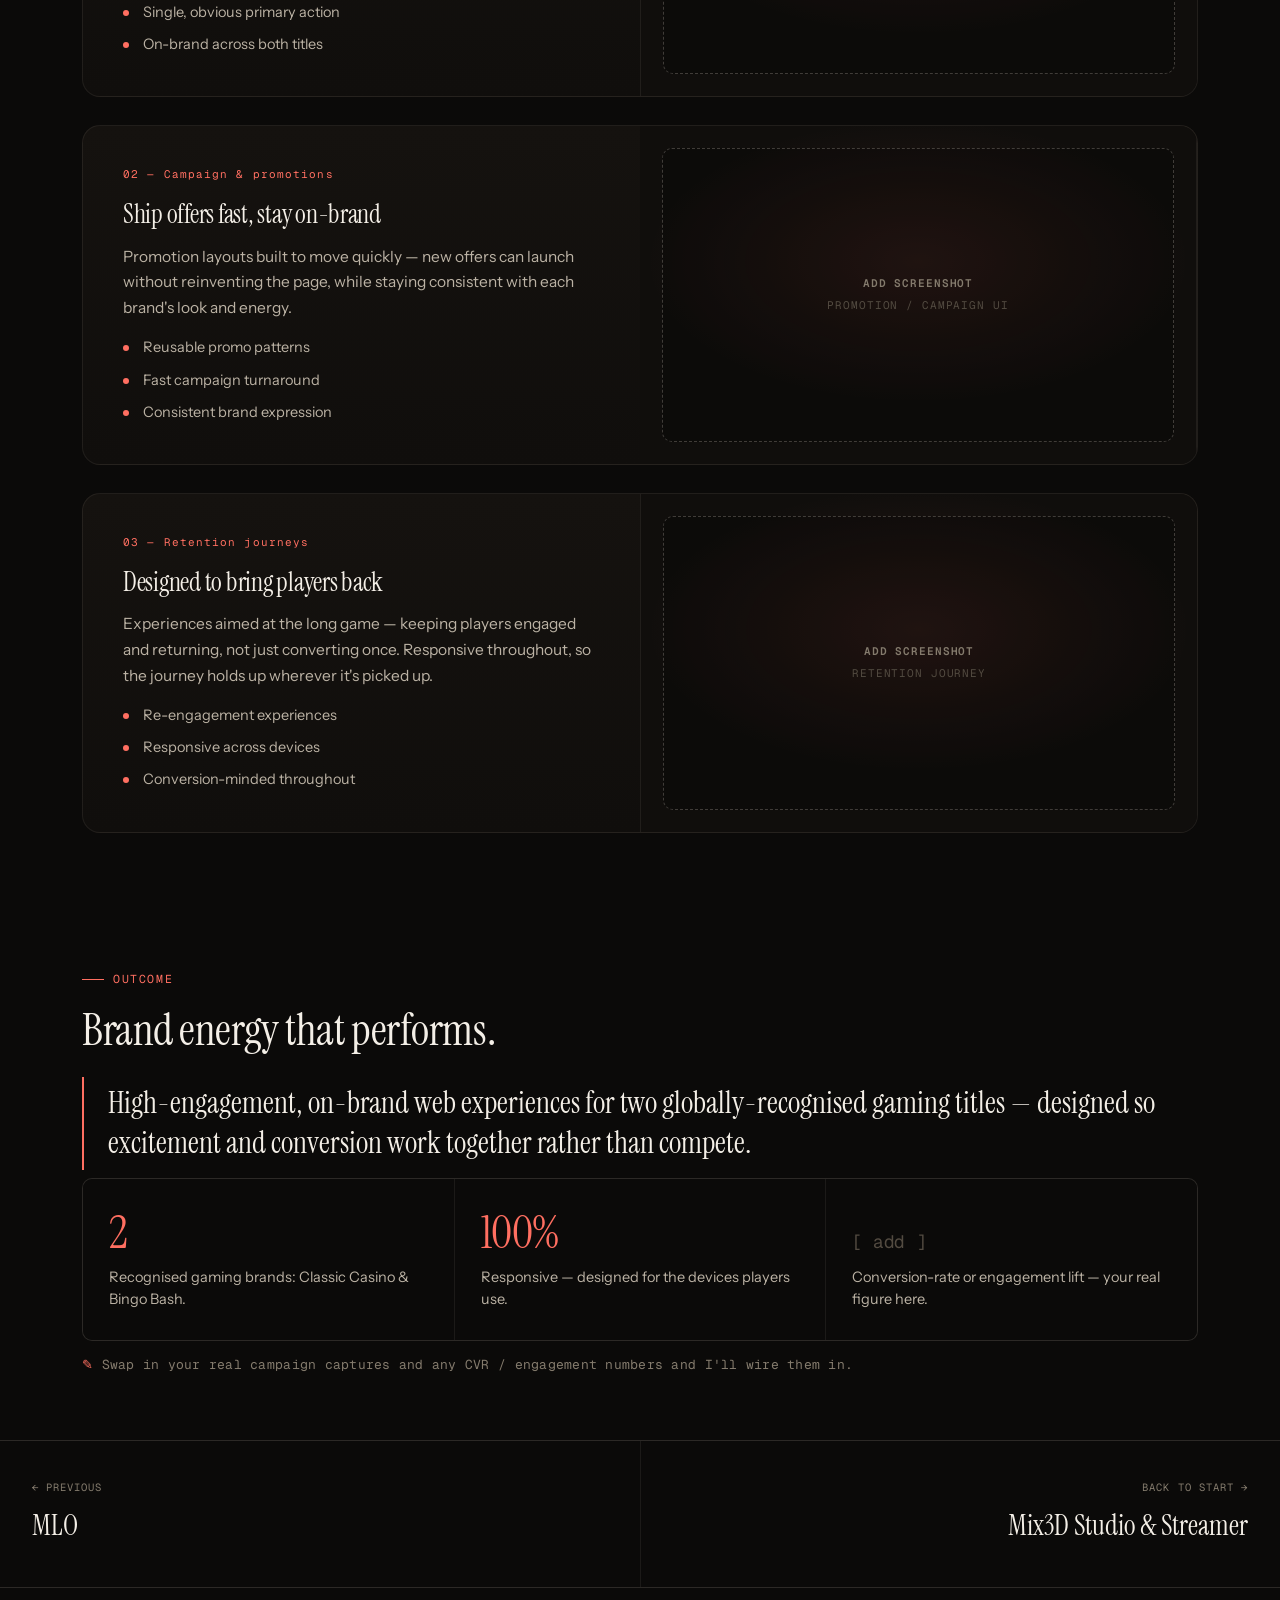
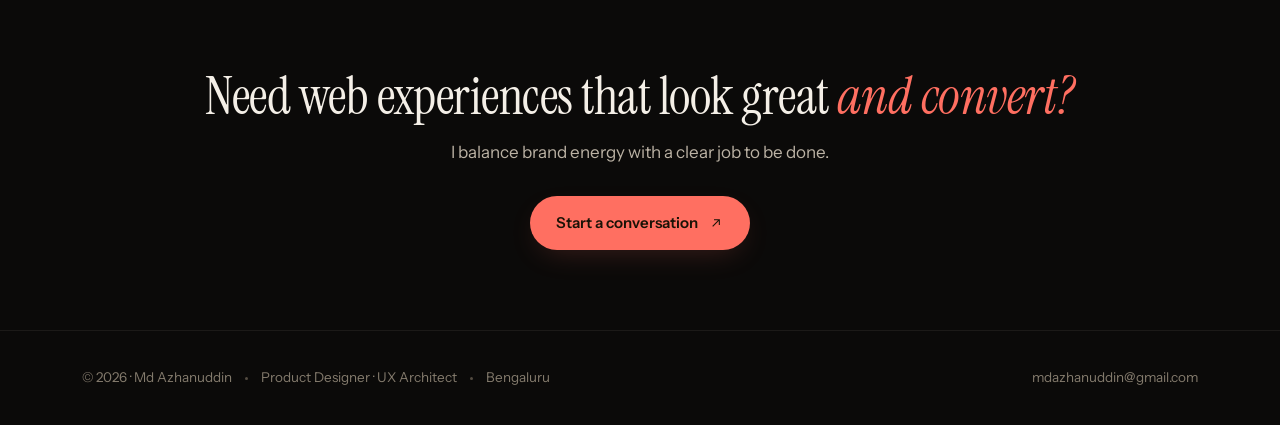
<file: scopely.html>
<!DOCTYPE html>
<html lang="en">
<head>
  <meta charset="utf-8">
  <meta name="viewport" content="width=device-width, initial-scale=1, viewport-fit=cover">
  <title>Scopely — Casino &amp; Bingo — Case Study · Md Azhanuddin</title>
  <meta name="description" content="High-engagement web experiences for globally-recognised gaming brands — landing pages, promotions and retention journeys that convert. UI/UX Designer, 2023.">
  <meta name="author" content="Md Azhanuddin">

  <meta property="og:type" content="article">
  <meta property="og:title" content="Scopely — Casino & Bingo · Gaming web & campaign UX">
  <meta property="og:description" content="Landing pages, promotions and retention journeys for Classic Casino and Bingo Bash — built to convert.">
  <!-- <meta property="og:image" content="https://YOUR-DOMAIN/og/scopely.png"> -->
  <meta name="twitter:card" content="summary">
  <link rel="icon" href="data:image/svg+xml,%3Csvg xmlns='http://www.w3.org/2000/svg' viewBox='0 0 32 32'%3E%3Crect width='32' height='32' rx='7' fill='%230b0a09'/%3E%3Ctext x='16' y='22' font-family='Georgia,serif' font-size='17' fill='%23d9a85c' text-anchor='middle'%3EAz%3C/text%3E%3C/svg%3E">

  <link rel="preconnect" href="https://fonts.googleapis.com">
  <link rel="preconnect" href="https://fonts.gstatic.com" crossorigin>
  <link href="https://fonts.googleapis.com/css2?family=Instrument+Serif:ital@0;1&family=Instrument+Sans:wght@400;500;600&family=Geist+Mono:wght@400;500&display=swap" rel="stylesheet">
  <script>document.documentElement.classList.add('js');</script>
  <link rel="stylesheet" href="case-study.css">
  <style>
    body { --accent: #ff6f61; --accent-2: #ff9387; --accent-soft: rgba(255,111,97,0.10); --accent-glow: rgba(255,111,97,0.22); }
  </style>
</head>
<body>
  <a class="skip-link" href="#main">Skip to content</a>

  <div id="cs-loader" aria-hidden="true">
    <div class="ldr-core">
      <span class="ldr-ring"></span>
      <span class="ldr-ring r2"></span>
      <span class="ldr-mark">Az<span>.</span></span>
    </div>
    <div class="ldr-foot">
      <div class="ldr-bar"><i></i></div>
      <div class="ldr-tag">Loading</div>
    </div>
  </div>

  <nav class="cs-nav">
    <div class="container cs-nav-inner">
      <a class="cs-back" href="index.html#work">
        <svg viewBox="0 0 24 24" fill="none" stroke="currentColor" stroke-width="1.6" stroke-linecap="round" stroke-linejoin="round"><path d="M19 12H5M11 18l-6-6 6-6"/></svg>
        All work
      </a>
      <span class="cs-nav-mid">Scopely — Casino &amp; Bingo · 2023</span>
      <div class="cs-nav-actions">
        <a href="resume.html" target="_blank" rel="noopener">Résumé</a>
        <a class="cta" href="mailto:mdazhanuddin@gmail.com">Get in touch</a>
      </div>
    </div>
  </nav>

  <main id="main">
    <header class="cs-hero">
      <div class="container">
        <div class="cs-eyebrow">
          <span class="num">06 / Gaming web</span>
          <span>Gaming web &amp; campaign UX</span>
          <span class="bar"></span>
          <span class="place">via The Metromax Group</span>
        </div>

        <h1 class="cs-title">Web experiences built to <span class="accent">convert.</span></h1>

        <p class="cs-lead">
          For Scopely's Classic Casino and Bingo Bash — globally-recognised gaming brands — I designed
          high-engagement web experiences: landing pages, promotions and retention journeys tuned to turn
          attention into action, on brand and across devices.
        </p>

        <div class="cs-meta">
          <div class="item"><span class="label">Role</span><span class="value">UI/UX Designer</span></div>
          <div class="item"><span class="label">Year</span><span class="value">2023</span></div>
          <div class="item"><span class="label">Brands</span><span class="value">Classic Casino · Bingo Bash</span></div>
          <div class="item"><span class="label">Focus</span><span class="value">Landing · campaign · CRO</span></div>
        </div>

        <div class="cs-visual">
          <div class="vis-fill" style="background:radial-gradient(ellipse 60% 50% at 50% 35%, rgba(255,111,97,0.16), transparent 70%), linear-gradient(180deg,#140807,#06070a);position:absolute;inset:0;padding:24px;display:flex;flex-direction:column">
            <div style="font-family:var(--font-mono);font-size:10px;color:var(--text-muted);text-transform:uppercase;letter-spacing:0.1em;margin-bottom:16px">landing · layout</div>
            <!-- Abstract landing-page wireframe -->
            <div style="display:flex;align-items:center;justify-content:space-between;margin-bottom:18px">
              <div style="display:flex;align-items:center;gap:9px"><span style="width:15px;height:15px;border-radius:5px;background:#ff7b6b"></span><span style="width:58px;height:7px;border-radius:4px;background:rgba(255,255,255,0.16)"></span></div>
              <div style="display:flex;gap:11px"><span style="width:30px;height:6px;border-radius:3px;background:rgba(255,255,255,0.10)"></span><span style="width:30px;height:6px;border-radius:3px;background:rgba(255,255,255,0.10)"></span><span style="width:30px;height:6px;border-radius:3px;background:rgba(255,255,255,0.10)"></span></div>
            </div>
            <div style="flex:1;display:flex;gap:20px;align-items:center">
              <div style="flex:1.25;display:flex;flex-direction:column;gap:12px">
                <span style="width:88%;height:15px;border-radius:5px;background:rgba(255,255,255,0.18)"></span>
                <span style="width:66%;height:15px;border-radius:5px;background:rgba(255,123,107,0.55)"></span>
                <span style="width:82%;height:7px;border-radius:4px;background:rgba(255,255,255,0.08);margin-top:4px"></span>
                <span style="width:58%;height:7px;border-radius:4px;background:rgba(255,255,255,0.08)"></span>
                <span style="width:128px;height:32px;border-radius:999px;background:#ff7b6b;margin-top:10px"></span>
              </div>
              <div style="flex:1;align-self:stretch;min-height:120px;border-radius:12px;border:1px solid rgba(255,111,97,0.3);background:linear-gradient(135deg, rgba(255,111,97,0.18), rgba(255,111,97,0.02))"></div>
            </div>
            <div style="display:flex;gap:10px;margin-top:18px">
              <div style="flex:1;height:26px;border-radius:7px;background:rgba(255,255,255,0.04);border:1px solid var(--border)"></div>
              <div style="flex:1;height:26px;border-radius:7px;background:rgba(255,255,255,0.04);border:1px solid var(--border)"></div>
              <div style="flex:1;height:26px;border-radius:7px;background:rgba(255,255,255,0.04);border:1px solid var(--border)"></div>
            </div>
          </div>
          <span class="vis-tag">scopely · campaign</span>
        </div>
      </div>
    </header>

    <section class="section">
      <div class="container split">
        <div>
          <div class="kicker reveal">Overview</div>
          <h2 class="head reveal">Brand-led design with a conversion job.</h2>
          <div class="prose reveal">
            <p>
              Gaming web experiences carry two demands at once: they have to <strong>feel on-brand and exciting</strong>,
              and they have to <strong>perform</strong> — drive sign-ups, promote offers, bring players back. Working
              on Scopely's Classic Casino and Bingo Bash, I designed across landing pages, promotions and retention
              journeys with both in mind.
            </p>
            <p>
              The craft here is energy with intent: bold, high-engagement visuals that still respect hierarchy and a
              clear path to the action — and that hold up <strong>responsively</strong> across the devices players
              actually arrive on.
            </p>
          </div>
        </div>
        <aside class="facts reveal">
          <div class="frow"><span class="fk">Client</span><span class="fv">Scopely (via Metromax)</span></div>
          <div class="frow"><span class="fk">Role</span><span class="fv">UI/UX Designer</span></div>
          <div class="frow"><span class="fk">Brands</span><span class="fv">Classic Casino</span></div>
          <div class="frow"><span class="fk"></span><span class="fv">Bingo Bash</span></div>
          <div class="frow"><span class="fk">Surfaces</span><span class="fv">Landing · promo</span></div>
          <div class="frow"><span class="fk">Build</span><span class="fv">Responsive web</span></div>
        </aside>
      </div>
    </section>

    <div class="container"><div class="section-divider"></div></div>

    <section class="section">
      <div class="container">
        <div class="kicker reveal">The challenge</div>
        <h2 class="head reveal">Energy that still converts.</h2>
        <div class="prose reveal" style="max-width:72ch">
          <p>
            High-engagement gaming design can easily tip into noise — everything shouting, nothing leading. The
            challenge was to keep the <strong>excitement and brand energy</strong> these titles need while holding a
            clear visual hierarchy and an unmistakable call to action, so the page converts instead of just dazzling.
          </p>
          <p>
            And it all had to work <strong>across devices and campaigns</strong> — reusable enough to ship promotions
            quickly, consistent enough to stay on-brand every time.
          </p>
        </div>
      </div>
    </section>

    <section class="section tight">
      <div class="container">
        <div class="kicker reveal">Approach</div>
        <h2 class="head reveal">How the work moved.</h2>
        <div class="ledger reveal">
          <div class="lrow"><span class="lnum">01</span><span class="lname">Anchor to the brand &amp; the goal</span><span class="ldesc">Started from each title's identity and the conversion job the page had to do.</span><span class="lout">Framing</span></div>
          <div class="lrow"><span class="lnum">02</span><span class="lname">Design the landing experience</span><span class="ldesc">Hierarchy, hero and offer composed so the eye lands on the action.</span><span class="lout">Landing</span></div>
          <div class="lrow"><span class="lnum">03</span><span class="lname">Build campaign &amp; promo UX</span><span class="ldesc">Promotion layouts that ship fast and stay on-brand across many offers.</span><span class="lout">Campaign</span></div>
          <div class="lrow"><span class="lnum">04</span><span class="lname">Shape retention journeys</span><span class="ldesc">Experiences designed to bring players back, not just acquire them once.</span><span class="lout">Retention</span></div>
          <div class="lrow"><span class="lnum">05</span><span class="lname">Make it responsive</span><span class="ldesc">Tuned every layout for the devices players actually use.</span><span class="lout">Responsive</span></div>
        </div>
      </div>
    </section>

    <section class="section">
      <div class="container">
        <div class="kicker reveal">What I designed</div>
        <h2 class="head reveal">Pages with a job to do.</h2>
        <div class="solutions">

          <article class="sol reveal">
            <div class="sol-body">
              <span class="sol-idx">01 — Landing pages</span>
              <h3>Bold, but with a clear path</h3>
              <p>High-energy landing experiences for recognised gaming brands — strong hero, clear offer, unmistakable call to action — designed so excitement and conversion pull in the same direction.</p>
              <ul>
                <li>Brand-led hero &amp; hierarchy</li>
                <li>Single, obvious primary action</li>
                <li>On-brand across both titles</li>
              </ul>
            </div>
            <div class="sol-media"><div class="shot"><span class="ph"><b>Add screenshot</b>Landing page design</span></div></div>
          </article>

          <article class="sol reveal">
            <div class="sol-body">
              <span class="sol-idx">02 — Campaign &amp; promotions</span>
              <h3>Ship offers fast, stay on-brand</h3>
              <p>Promotion layouts built to move quickly — new offers can launch without reinventing the page, while staying consistent with each brand's look and energy.</p>
              <ul>
                <li>Reusable promo patterns</li>
                <li>Fast campaign turnaround</li>
                <li>Consistent brand expression</li>
              </ul>
            </div>
            <div class="sol-media"><div class="shot"><span class="ph"><b>Add screenshot</b>Promotion / campaign UI</span></div></div>
          </article>

          <article class="sol reveal">
            <div class="sol-body">
              <span class="sol-idx">03 — Retention journeys</span>
              <h3>Designed to bring players back</h3>
              <p>Experiences aimed at the long game — keeping players engaged and returning, not just converting once. Responsive throughout, so the journey holds up wherever it's picked up.</p>
              <ul>
                <li>Re-engagement experiences</li>
                <li>Responsive across devices</li>
                <li>Conversion-minded throughout</li>
              </ul>
            </div>
            <div class="sol-media"><div class="shot"><span class="ph"><b>Add screenshot</b>Retention journey</span></div></div>
          </article>

        </div>
      </div>
    </section>

    <section class="section">
      <div class="container">
        <div class="kicker reveal">Outcome</div>
        <h2 class="head reveal">Brand energy that performs.</h2>
        <p class="callout reveal">
          High-engagement, on-brand web experiences for two globally-recognised gaming titles —
          designed so excitement and conversion work together rather than compete.
        </p>
        <div class="impact reveal">
          <div class="cell"><div class="fig">2</div><div class="desc">Recognised gaming brands: Classic Casino &amp; Bingo Bash.</div></div>
          <div class="cell"><div class="fig">100%</div><div class="desc">Responsive — designed for the devices players use.</div></div>
          <div class="cell"><div class="fig"><span class="ph">[ add ]</span></div><div class="desc">Conversion-rate or engagement lift — your real figure here.</div></div>
        </div>
        <p class="fill-note reveal">Swap in your real campaign captures and any CVR / engagement numbers and I'll wire them in.</p>
      </div>
    </section>

    <nav class="pager" aria-label="More work">
      <a class="prev" href="mlo.html">
        <div class="inner"><span class="pl">← Previous</span><span class="pt">MLO</span></div>
      </a>
      <a class="next" href="mix3d-studio.html">
        <div class="inner"><span class="pl">Back to start →</span><span class="pt">Mix3D Studio &amp; Streamer</span></div>
      </a>
    </nav>

    <section class="cs-cta">
      <div class="container">
        <h2>Need web experiences that look great <em>and</em> <em>convert?</em></h2>
        <p>I balance brand energy with a clear job to be done.</p>
        <a class="btn primary" href="mailto:mdazhanuddin@gmail.com">
          Start a conversation
          <svg viewBox="0 0 24 24" fill="none" stroke="currentColor" stroke-width="1.6"><path d="M7 17 L17 7 M9 7 H17 V15"/></svg>
        </a>
      </div>
    </section>
  </main>

  <footer class="cs-footer">
    <div class="container cs-footer-inner">
      <div>© 2026 · Md Azhanuddin <span class="dot"></span> Product Designer · UX Architect <span class="dot"></span> Bengaluru</div>
      <div><a href="mailto:mdazhanuddin@gmail.com">mdazhanuddin@gmail.com</a></div>
    </div>
  </footer>

  <script>
    const io = new IntersectionObserver((entries) => {
      entries.forEach((e) => { if (e.isIntersecting) { e.target.classList.add('in'); io.unobserve(e.target); } });
    }, { threshold: 0.12 });
    document.querySelectorAll('.reveal').forEach((el) => io.observe(el));
  </script>
</body>
</html>
</file>
<file: case-study.css>
/* ============================================================================
   Case-study shared styles — Md Azhanuddin portfolio
   Matches index.html design tokens (warm near-black, honey accent,
   Instrument Serif / Instrument Sans / Geist Mono). Static, lightweight.
   Per-page accent: set --accent / --accent-2 on <body style> or a page <style>.
   ============================================================================ */

:root {
  --bg: #0b0a09;
  --bg-2: #100e0c;
  --surface: #15120f;
  --surface-2: #1b1713;
  --surface-3: #201b16;
  --border: rgba(244, 236, 224, 0.07);
  --border-strong: rgba(244, 236, 224, 0.12);
  --border-bright: rgba(244, 236, 224, 0.22);

  --text: #f4efe7;
  --text-2: #bbb2a4;
  --text-muted: #847b6d;
  --text-dim: #534b41;
  --text-faint: #2f2a23;

  --accent: #d9a85c;
  --accent-2: #e0b878;
  --accent-soft: rgba(217, 168, 92, 0.10);
  --accent-glow: rgba(217, 168, 92, 0.18);

  --pos: #6fb89a;
  --warn: #d9a85c;
  --neg: #e07a5f;

  --font-sans: "Instrument Sans", -apple-system, BlinkMacSystemFont, "SF Pro Text", system-ui, sans-serif;
  --font-mono: "Geist Mono", "JetBrains Mono", ui-monospace, "SF Mono", monospace;
  --font-display: "Instrument Serif", "Times New Roman", Georgia, serif;

  --gutter: 32px;
  --container: 1180px;
  --radius-sm: 6px;
  --radius: 10px;
  --radius-lg: 18px;
  --radius-xl: 24px;

  --ease-out: cubic-bezier(0.16, 1, 0.3, 1);
  --dur: 480ms;
}

* { margin: 0; padding: 0; box-sizing: border-box; }

html { scroll-behavior: smooth; }

body {
  background: var(--bg);
  color: var(--text);
  font-family: var(--font-sans);
  font-size: 17px;
  line-height: 1.6;
  -webkit-font-smoothing: antialiased;
  text-rendering: optimizeLegibility;
  overflow-x: hidden;
}

/* Ambient accent glow at the top, like the main site */
body::before {
  content: "";
  position: fixed;
  inset: 0;
  pointer-events: none;
  z-index: 0;
  background:
    radial-gradient(60% 40% at 75% -5%, var(--accent-glow), transparent 60%),
    radial-gradient(50% 30% at 10% 0%, rgba(244, 236, 224, 0.03), transparent 60%);
}

/* Fine grid texture */
body::after {
  content: "";
  position: fixed;
  inset: 0;
  pointer-events: none;
  z-index: 0;
  opacity: 0.5;
  background-image:
    linear-gradient(var(--border) 1px, transparent 1px),
    linear-gradient(90deg, var(--border) 1px, transparent 1px);
  background-size: 64px 64px;
  -webkit-mask-image: radial-gradient(ellipse 80% 60% at 50% 0%, #000, transparent 75%);
  mask-image: radial-gradient(ellipse 80% 60% at 50% 0%, #000, transparent 75%);
}

a { color: inherit; text-decoration: none; }

::selection { background: var(--accent); color: #1a1206; }

:focus-visible {
  outline: 2px solid var(--accent);
  outline-offset: 3px;
  border-radius: 3px;
}

.container {
  width: 100%;
  max-width: var(--container);
  margin: 0 auto;
  padding: 0 var(--gutter);
  position: relative;
  z-index: 1;
}

.mono {
  font-family: var(--font-mono);
  font-size: 0.72em;
  letter-spacing: 0.08em;
  text-transform: uppercase;
}

.skip-link {
  position: absolute;
  left: -9999px;
  top: 0;
  background: var(--accent);
  color: #1a1206;
  padding: 10px 16px;
  border-radius: var(--radius-sm);
  z-index: 1000;
  font-weight: 600;
}
.skip-link:focus { left: 16px; top: 16px; }

/* ---------------- Nav ---------------- */
.cs-nav {
  position: sticky;
  top: 0;
  z-index: 100;
  backdrop-filter: blur(18px) saturate(140%);
  -webkit-backdrop-filter: blur(18px) saturate(140%);
  background: color-mix(in srgb, var(--bg) 72%, transparent);
  border-bottom: 1px solid var(--border);
}
.cs-nav-inner {
  display: flex;
  align-items: center;
  justify-content: space-between;
  height: 64px;
  gap: 16px;
}
.cs-back {
  display: inline-flex;
  align-items: center;
  gap: 9px;
  color: var(--text-2);
  font-size: 14px;
  font-weight: 500;
  transition: color 0.2s;
}
.cs-back:hover { color: var(--text); }
.cs-back svg { width: 15px; height: 15px; transition: transform 0.2s var(--ease-out); }
.cs-back:hover svg { transform: translateX(-3px); }
.cs-nav-mid {
  font-family: var(--font-mono);
  font-size: 11px;
  letter-spacing: 0.1em;
  text-transform: uppercase;
  color: var(--text-muted);
  white-space: nowrap;
  overflow: hidden;
  text-overflow: ellipsis;
}
.cs-nav-actions { display: flex; align-items: center; gap: 10px; }
.cs-nav-actions a {
  font-size: 13.5px;
  color: var(--text-2);
  padding: 7px 12px;
  border-radius: var(--radius-sm);
  transition: color 0.2s, background 0.2s;
}
.cs-nav-actions a:hover { color: var(--text); background: var(--surface-2); }
.cs-nav-actions a.cta {
  color: var(--text);
  border: 1px solid var(--border-strong);
}
.cs-nav-actions a.cta:hover { border-color: var(--accent); color: var(--accent); }

/* ---------------- Hero ---------------- */
.cs-hero { padding: 86px 0 56px; }
.cs-eyebrow {
  display: flex;
  align-items: center;
  gap: 14px;
  margin-bottom: 28px;
  font-family: var(--font-mono);
  font-size: 12px;
  letter-spacing: 0.12em;
  text-transform: uppercase;
  color: var(--accent);
}
.cs-eyebrow .num {
  color: var(--text-muted);
}
.cs-eyebrow .bar { flex: 1; height: 1px; background: var(--border-strong); }
.cs-eyebrow .place { color: var(--text-muted); }

.cs-title {
  font-family: var(--font-display);
  font-weight: 400;
  font-size: clamp(42px, 6.5vw, 82px);
  line-height: 1.02;
  letter-spacing: -0.015em;
  margin-bottom: 26px;
  max-width: 16ch;
}
.cs-title .accent { color: var(--accent); font-style: italic; }

.cs-lead {
  font-size: clamp(18px, 2vw, 22px);
  line-height: 1.55;
  color: var(--text-2);
  max-width: 62ch;
  margin-bottom: 40px;
}

.cs-meta {
  display: grid;
  grid-template-columns: repeat(4, minmax(0, 1fr));
  gap: 1px;
  background: var(--border);
  border: 1px solid var(--border);
  border-radius: var(--radius);
  overflow: hidden;
}
.cs-meta .item {
  background: var(--bg);
  padding: 18px 20px;
}
.cs-meta .label {
  display: block;
  font-family: var(--font-mono);
  font-size: 10.5px;
  letter-spacing: 0.1em;
  text-transform: uppercase;
  color: var(--text-muted);
  margin-bottom: 7px;
}
.cs-meta .value { font-size: 15px; color: var(--text); font-weight: 500; }

/* ---------------- Hero visual frame ---------------- */
.cs-visual {
  margin-top: 44px;
  position: relative;
  border: 1px solid var(--border-strong);
  border-radius: var(--radius-lg);
  overflow: hidden;
  background: linear-gradient(180deg, var(--surface), var(--bg-2));
  aspect-ratio: 16 / 8;
  box-shadow: 0 40px 120px -40px rgba(0,0,0,0.7);
}
.cs-visual > svg, .cs-visual > .vis-fill { position: absolute; inset: 0; width: 100%; height: 100%; }
.cs-visual .vis-tag {
  position: absolute;
  left: 16px;
  bottom: 14px;
  font-family: var(--font-mono);
  font-size: 10px;
  letter-spacing: 0.12em;
  text-transform: uppercase;
  color: var(--text-muted);
}
.cs-visual .vis-flag {
  position: absolute;
  top: 14px;
  right: 16px;
  font-family: var(--font-mono);
  font-size: 10px;
  letter-spacing: 0.1em;
  text-transform: uppercase;
  color: var(--accent);
  border: 1px solid var(--accent);
  border-radius: 999px;
  padding: 4px 11px;
}

/* ---------------- Sections ---------------- */
.section { padding: 64px 0; position: relative; z-index: 1; }
.section.tight { padding: 40px 0; }
.section-divider { height: 1px; background: var(--border); }

.kicker {
  font-family: var(--font-mono);
  font-size: 11.5px;
  letter-spacing: 0.14em;
  text-transform: uppercase;
  color: var(--accent);
  margin-bottom: 18px;
  display: inline-flex;
  align-items: center;
  gap: 9px;
}
.kicker::before {
  content: "";
  width: 22px;
  height: 1px;
  background: var(--accent);
}

h2.head {
  font-family: var(--font-display);
  font-weight: 400;
  font-size: clamp(28px, 3.6vw, 44px);
  line-height: 1.1;
  letter-spacing: -0.01em;
  margin-bottom: 22px;
  max-width: 22ch;
}
h2.head em { color: var(--text-muted); font-style: italic; }

.prose p {
  font-size: 17.5px;
  line-height: 1.7;
  color: var(--text-2);
  max-width: 68ch;
  margin-bottom: 18px;
}
.prose p strong { color: var(--text); font-weight: 600; }
.prose p:last-child { margin-bottom: 0; }

/* Two-column: narrative + facts rail */
.split {
  display: grid;
  grid-template-columns: 1.6fr 1fr;
  gap: 56px;
  align-items: start;
}
.facts {
  border: 1px solid var(--border);
  border-radius: var(--radius);
  background: linear-gradient(180deg, var(--surface), transparent);
  padding: 8px 22px;
}
.facts .frow {
  display: flex;
  justify-content: space-between;
  gap: 16px;
  padding: 15px 0;
  border-bottom: 1px solid var(--border);
}
.facts .frow:last-child { border-bottom: none; }
.facts .fk {
  font-family: var(--font-mono);
  font-size: 10.5px;
  letter-spacing: 0.08em;
  text-transform: uppercase;
  color: var(--text-muted);
  white-space: nowrap;
}
.facts .fv { font-size: 14px; color: var(--text); text-align: right; font-weight: 500; }

/* Scope chips */
.chips { display: flex; flex-wrap: wrap; gap: 8px; margin-top: 8px; }
.chip {
  font-size: 13px;
  color: var(--text-2);
  padding: 6px 13px;
  border: 1px solid var(--border-strong);
  border-radius: 999px;
  background: var(--surface);
}
.chip.on { border-color: var(--accent); color: var(--accent); }

/* ---------------- Process ledger ---------------- */
.ledger { border-top: 1px solid var(--border); margin-top: 8px; }
.lrow {
  display: grid;
  grid-template-columns: 56px 1.2fr 2fr auto;
  gap: 22px;
  align-items: baseline;
  padding: 22px 0;
  border-bottom: 1px solid var(--border);
  transition: background 0.25s;
}
.lrow:hover { background: linear-gradient(90deg, var(--accent-soft), transparent 60%); }
.lnum { font-family: var(--font-mono); font-size: 12px; color: var(--accent); }
.lname { font-size: 18px; color: var(--text); font-weight: 600; font-family: var(--font-display); letter-spacing: -0.01em; }
.ldesc { font-size: 15px; color: var(--text-2); line-height: 1.55; }
.lout {
  font-family: var(--font-mono);
  font-size: 10.5px;
  letter-spacing: 0.08em;
  text-transform: uppercase;
  color: var(--text-muted);
  white-space: nowrap;
}

/* ---------------- Solution blocks ---------------- */
.solutions { display: grid; gap: 28px; }
.sol {
  display: grid;
  grid-template-columns: 1fr 1fr;
  gap: 0;
  border: 1px solid var(--border);
  border-radius: var(--radius-lg);
  overflow: hidden;
  background: linear-gradient(180deg, var(--surface), var(--bg-2));
}
.sol:nth-child(even) .sol-media { order: 2; }
.sol-body { padding: 40px; display: flex; flex-direction: column; justify-content: center; }
.sol-idx {
  font-family: var(--font-mono);
  font-size: 11px;
  letter-spacing: 0.1em;
  color: var(--accent);
  margin-bottom: 16px;
}
.sol-body h3 {
  font-family: var(--font-display);
  font-weight: 400;
  font-size: 26px;
  line-height: 1.15;
  letter-spacing: -0.01em;
  margin-bottom: 14px;
}
.sol-body p { font-size: 15.5px; line-height: 1.65; color: var(--text-2); }
.sol-body ul { list-style: none; margin-top: 16px; display: grid; gap: 9px; }
.sol-body li {
  font-size: 14.5px;
  color: var(--text-2);
  padding-left: 20px;
  position: relative;
}
.sol-body li::before {
  content: "";
  position: absolute;
  left: 0; top: 9px;
  width: 6px; height: 6px;
  border-radius: 50%;
  background: var(--accent);
}
.sol-media {
  position: relative;
  min-height: 280px;
  background:
    radial-gradient(ellipse 70% 60% at 50% 40%, var(--accent-soft), transparent 70%),
    var(--bg-2);
  border-left: 1px solid var(--border);
  display: grid;
  place-items: center;
}
.sol:nth-child(even) .sol-media { border-left: none; border-right: 1px solid var(--border); }

/* Image placeholder — for the user to drop real screenshots in */
.shot {
  position: absolute;
  inset: 22px;
  border: 1px dashed var(--border-bright);
  border-radius: var(--radius);
  display: grid;
  place-items: center;
  text-align: center;
  color: var(--text-dim);
  background: rgba(0,0,0,0.2);
}
.shot .ph {
  font-family: var(--font-mono);
  font-size: 11px;
  letter-spacing: 0.08em;
  text-transform: uppercase;
}
.shot .ph b { color: var(--text-muted); display: block; margin-bottom: 4px; font-weight: 600; }
/* Replace a .shot with: <img class="shot-img" src="..." alt="..."> */
.shot-img { position: absolute; inset: 0; width: 100%; height: 100%; object-fit: cover; }

/* ---------------- Outcome / impact ---------------- */
.impact {
  display: grid;
  grid-template-columns: repeat(3, 1fr);
  gap: 1px;
  background: var(--border);
  border: 1px solid var(--border);
  border-radius: var(--radius);
  overflow: hidden;
  margin-top: 8px;
}
.impact .cell { background: var(--bg); padding: 30px 26px; }
.impact .fig {
  font-family: var(--font-display);
  font-size: 46px;
  line-height: 1;
  color: var(--accent);
  margin-bottom: 12px;
  letter-spacing: -0.01em;
}
.impact .fig .ph { font-size: 18px; color: var(--text-dim); font-family: var(--font-mono); }
.impact .desc { font-size: 14.5px; color: var(--text-2); line-height: 1.5; }

.callout {
  border-left: 2px solid var(--accent);
  padding: 6px 0 6px 24px;
  margin: 8px 0 0;
  font-family: var(--font-display);
  font-size: clamp(22px, 2.6vw, 30px);
  line-height: 1.35;
  color: var(--text);
}

/* Editorial note — flags placeholder content to the owner */
.fill-note {
  margin-top: 14px;
  font-size: 13px;
  color: var(--text-muted);
  font-family: var(--font-mono);
  letter-spacing: 0.02em;
}
.fill-note::before { content: "✎ "; color: var(--accent); }

/* ---------------- Prev / next ---------------- */
.pager {
  display: grid;
  grid-template-columns: 1fr 1fr;
  gap: 1px;
  background: var(--border);
  border-top: 1px solid var(--border);
  border-bottom: 1px solid var(--border);
}
.pager a {
  background: var(--bg);
  padding: 38px var(--gutter);
  transition: background 0.25s;
}
.pager a:hover { background: var(--surface); }
.pager a.next { text-align: right; }
.pager .pl {
  font-family: var(--font-mono);
  font-size: 10.5px;
  letter-spacing: 0.1em;
  text-transform: uppercase;
  color: var(--text-muted);
  margin-bottom: 8px;
  display: block;
}
.pager .pt {
  font-family: var(--font-display);
  font-size: clamp(20px, 2.4vw, 28px);
  color: var(--text);
  transition: color 0.2s;
}
.pager a:hover .pt { color: var(--accent); }
.pager .inner { max-width: var(--container); margin: 0 auto; }

/* ---------------- CTA + Footer ---------------- */
.cs-cta { padding: 80px 0; text-align: center; }
.cs-cta h2 {
  font-family: var(--font-display);
  font-weight: 400;
  font-size: clamp(30px, 4.4vw, 52px);
  line-height: 1.1;
  letter-spacing: -0.01em;
  margin-bottom: 14px;
}
.cs-cta h2 em { color: var(--accent); font-style: italic; }
.cs-cta p { color: var(--text-2); margin-bottom: 30px; font-size: 17px; }
.btn {
  display: inline-flex;
  align-items: center;
  gap: 10px;
  padding: 15px 26px;
  border-radius: 999px;
  font-weight: 600;
  font-size: 15px;
  transition: transform 0.2s var(--ease-out), box-shadow 0.2s;
}
.btn.primary {
  background: var(--accent);
  color: #1a1206;
  box-shadow: 0 10px 30px -10px var(--accent-glow);
}
.btn.primary:hover { transform: translateY(-2px); box-shadow: 0 16px 40px -12px var(--accent-glow); }
.btn svg { width: 16px; height: 16px; }

.cs-footer {
  border-top: 1px solid var(--border);
  padding: 36px 0;
}
.cs-footer-inner {
  display: flex;
  justify-content: space-between;
  align-items: center;
  flex-wrap: wrap;
  gap: 14px;
  font-size: 13.5px;
  color: var(--text-muted);
}
.cs-footer .dot { width: 3px; height: 3px; border-radius: 50%; background: var(--text-dim); display: inline-block; margin: 0 10px; vertical-align: middle; }
.cs-footer a:hover { color: var(--text); }

/* ---------------- Reveal on scroll ----------------
   Hidden state is gated behind html.js so the page is fully visible
   without JavaScript and when printed — animation is progressive enhancement. */
.reveal { transition: opacity 0.7s var(--ease-out), transform 0.7s var(--ease-out); }
html.js .reveal { opacity: 0; transform: translateY(18px); }
html.js .reveal.in { opacity: 1; transform: none; }
@media print { .reveal { opacity: 1 !important; transform: none !important; } }

/* ---------------- Responsive ---------------- */
@media (max-width: 960px) {
  .split { grid-template-columns: 1fr; gap: 32px; }
  .sol { grid-template-columns: 1fr; }
  .sol:nth-child(even) .sol-media { order: 0; border-right: none; }
  .sol-media { border-left: none; border-top: 1px solid var(--border); min-height: 220px; }
  .cs-meta { grid-template-columns: repeat(2, 1fr); }
  .lrow { grid-template-columns: 40px 1fr; gap: 10px 16px; }
  .lrow .ldesc { grid-column: 2; }
  .lrow .lout { grid-column: 2; }
  .impact { grid-template-columns: 1fr; }
}
@media (max-width: 560px) {
  :root { --gutter: 20px; }
  body { font-size: 16px; }
  .cs-meta { grid-template-columns: 1fr; }
  .cs-nav-mid { display: none; }
  .cs-visual { aspect-ratio: 4 / 3; }
  .pager { grid-template-columns: 1fr; }
  .pager a.next { text-align: left; }
}

/* ---------------- Smooth cross-page transitions ----------------
   Same-origin MPA navigations fade/slide via the View Transitions API
   (Chromium). Other browsers simply navigate normally. */
@view-transition { navigation: auto; }
::view-transition-old(root) { animation: cs-vt-out 0.30s var(--ease-out) both; }
::view-transition-new(root) { animation: cs-vt-in 0.45s var(--ease-out) both; }
@keyframes cs-vt-out { to { opacity: 0; transform: translateY(-10px) scale(0.995); } }
@keyframes cs-vt-in { from { opacity: 0; transform: translateY(14px) scale(1.004); } }

/* ---------------- Futuristic loader ----------------
   Pure-CSS: auto-dismisses ~1.2s after parse. Covers the brand intro
   without depending on JS. Hidden entirely under reduced-motion. */
#cs-loader {
  position: fixed; inset: 0; z-index: 9999;
  display: grid; place-items: center;
  background: radial-gradient(ellipse 60% 50% at 50% 42%, #15120f, var(--bg) 72%);
  animation: cs-loader-out 0.55s var(--ease-out) 1.15s forwards;
}
#cs-loader::before {
  content: ""; position: absolute; inset: 0;
  background-image:
    linear-gradient(var(--border) 1px, transparent 1px),
    linear-gradient(90deg, var(--border) 1px, transparent 1px);
  background-size: 42px 42px; opacity: 0.45;
  -webkit-mask-image: radial-gradient(circle at 50% 44%, #000, transparent 58%);
  mask-image: radial-gradient(circle at 50% 44%, #000, transparent 58%);
}
.ldr-core { position: relative; width: 124px; height: 124px; display: grid; place-items: center; }
.ldr-core::after {
  content: ""; position: absolute; inset: 26px; border-radius: 50%;
  background: radial-gradient(circle, var(--accent-glow), transparent 70%);
  filter: blur(7px); animation: cs-pulse 1.5s ease-in-out infinite;
}
.ldr-ring {
  position: absolute; inset: 0; border-radius: 50%;
  border: 1px solid var(--border-strong);
  border-top-color: var(--accent); border-right-color: var(--accent);
  animation: cs-spin 1s linear infinite;
}
.ldr-ring.r2 {
  inset: 15px; border-color: var(--border);
  border-bottom-color: var(--accent-2); border-left-color: var(--accent-2);
  animation: cs-spin 1.7s linear infinite reverse; opacity: 0.8;
}
.ldr-mark { position: relative; z-index: 1; font-family: var(--font-display); font-size: 36px; color: var(--text); letter-spacing: -0.01em; }
.ldr-mark span { color: var(--accent); }
.ldr-foot { position: absolute; bottom: 15%; display: flex; flex-direction: column; align-items: center; gap: 13px; }
.ldr-bar { width: 184px; height: 2px; border-radius: 2px; background: var(--border-strong); overflow: hidden; }
.ldr-bar i { display: block; height: 100%; width: 38%; border-radius: 2px;
  background: linear-gradient(90deg, transparent, var(--accent), transparent);
  animation: cs-load 1.15s var(--ease-out) infinite; }
.ldr-tag { font-family: var(--font-mono); font-size: 10.5px; letter-spacing: 0.24em; text-transform: uppercase; color: var(--text-muted); }
@keyframes cs-spin { to { transform: rotate(360deg); } }
@keyframes cs-pulse { 0%, 100% { opacity: 0.5; transform: scale(0.9); } 50% { opacity: 1; transform: scale(1.08); } }
@keyframes cs-load { 0% { transform: translateX(-120%); } 100% { transform: translateX(380%); } }
@keyframes cs-loader-out { to { opacity: 0; visibility: hidden; pointer-events: none; } }
body.loaded #cs-loader { opacity: 0; visibility: hidden; pointer-events: none; }

@media (prefers-reduced-motion: reduce) {
  * { animation: none !important; transition: none !important; scroll-behavior: auto !important; }
  .reveal { opacity: 1; transform: none; }
  #cs-loader { display: none !important; }
  ::view-transition-old(root), ::view-transition-new(root) { animation: none !important; }
}
</file>
